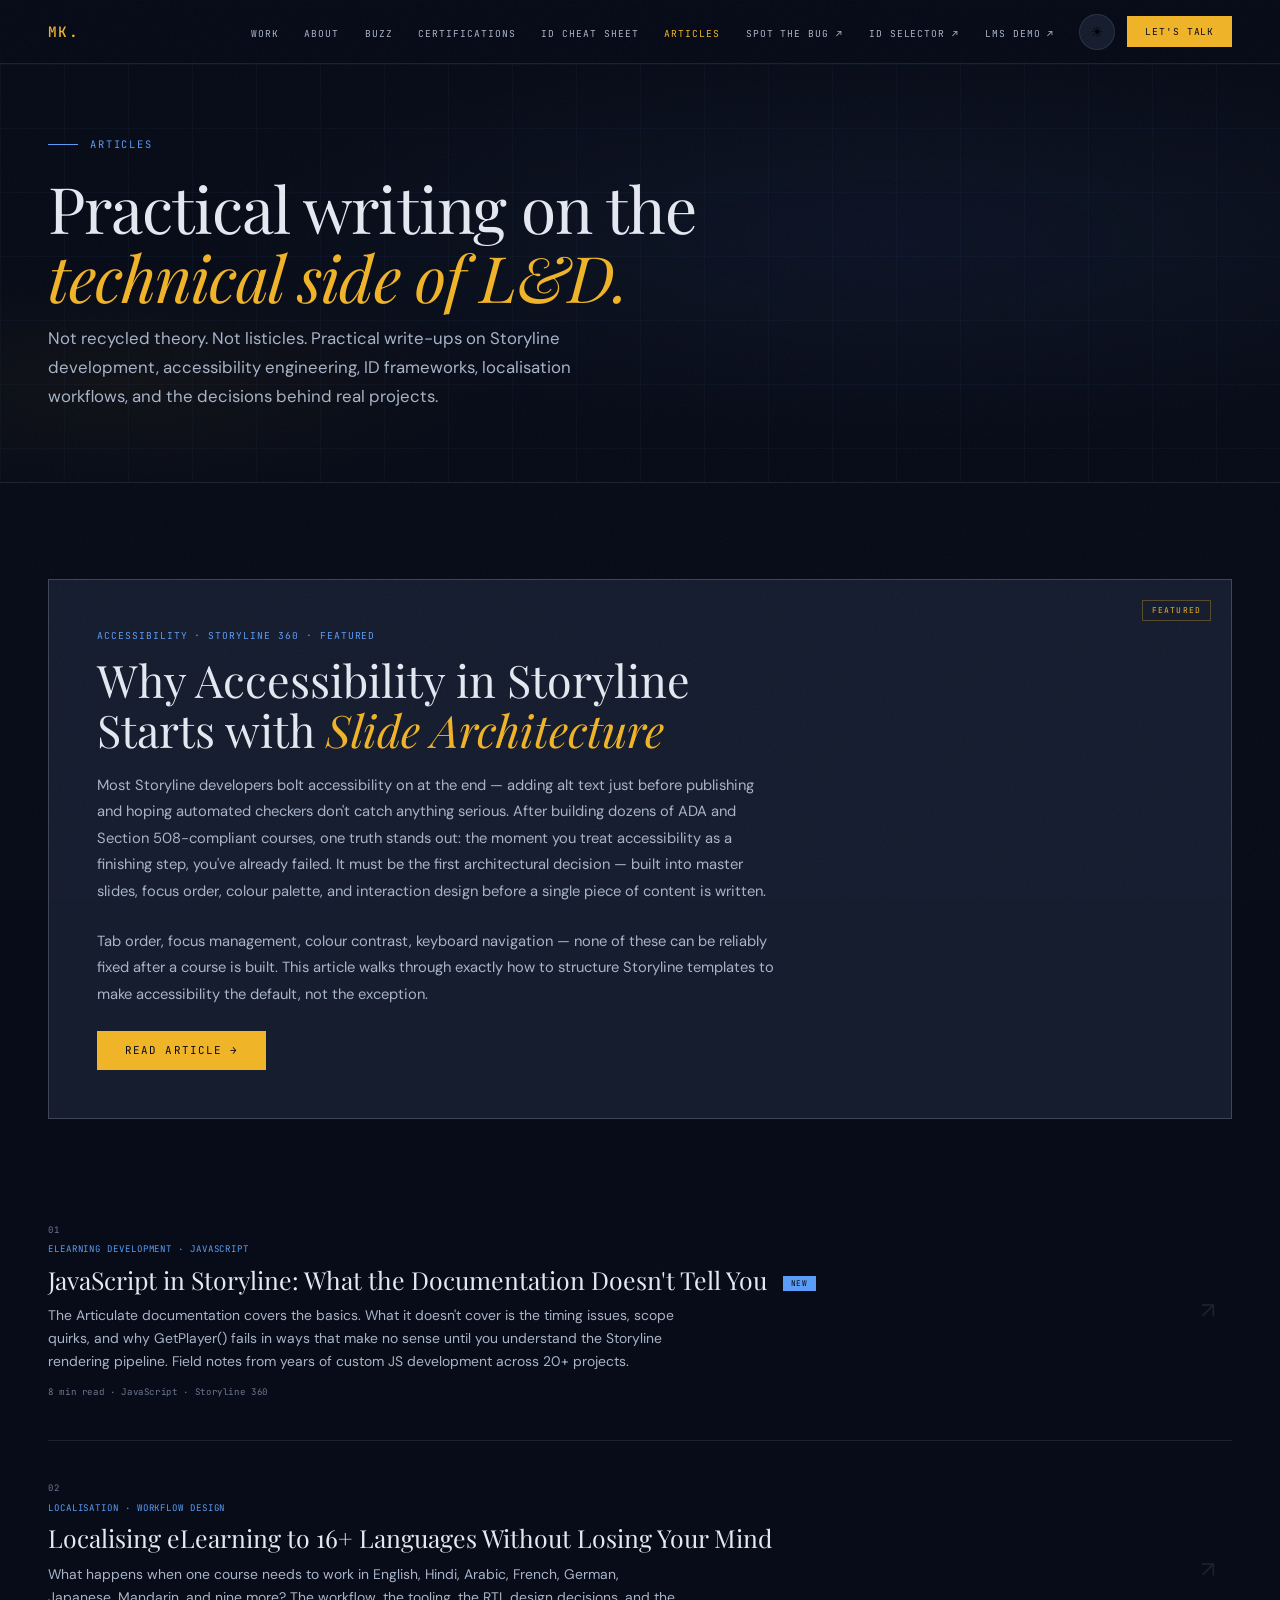
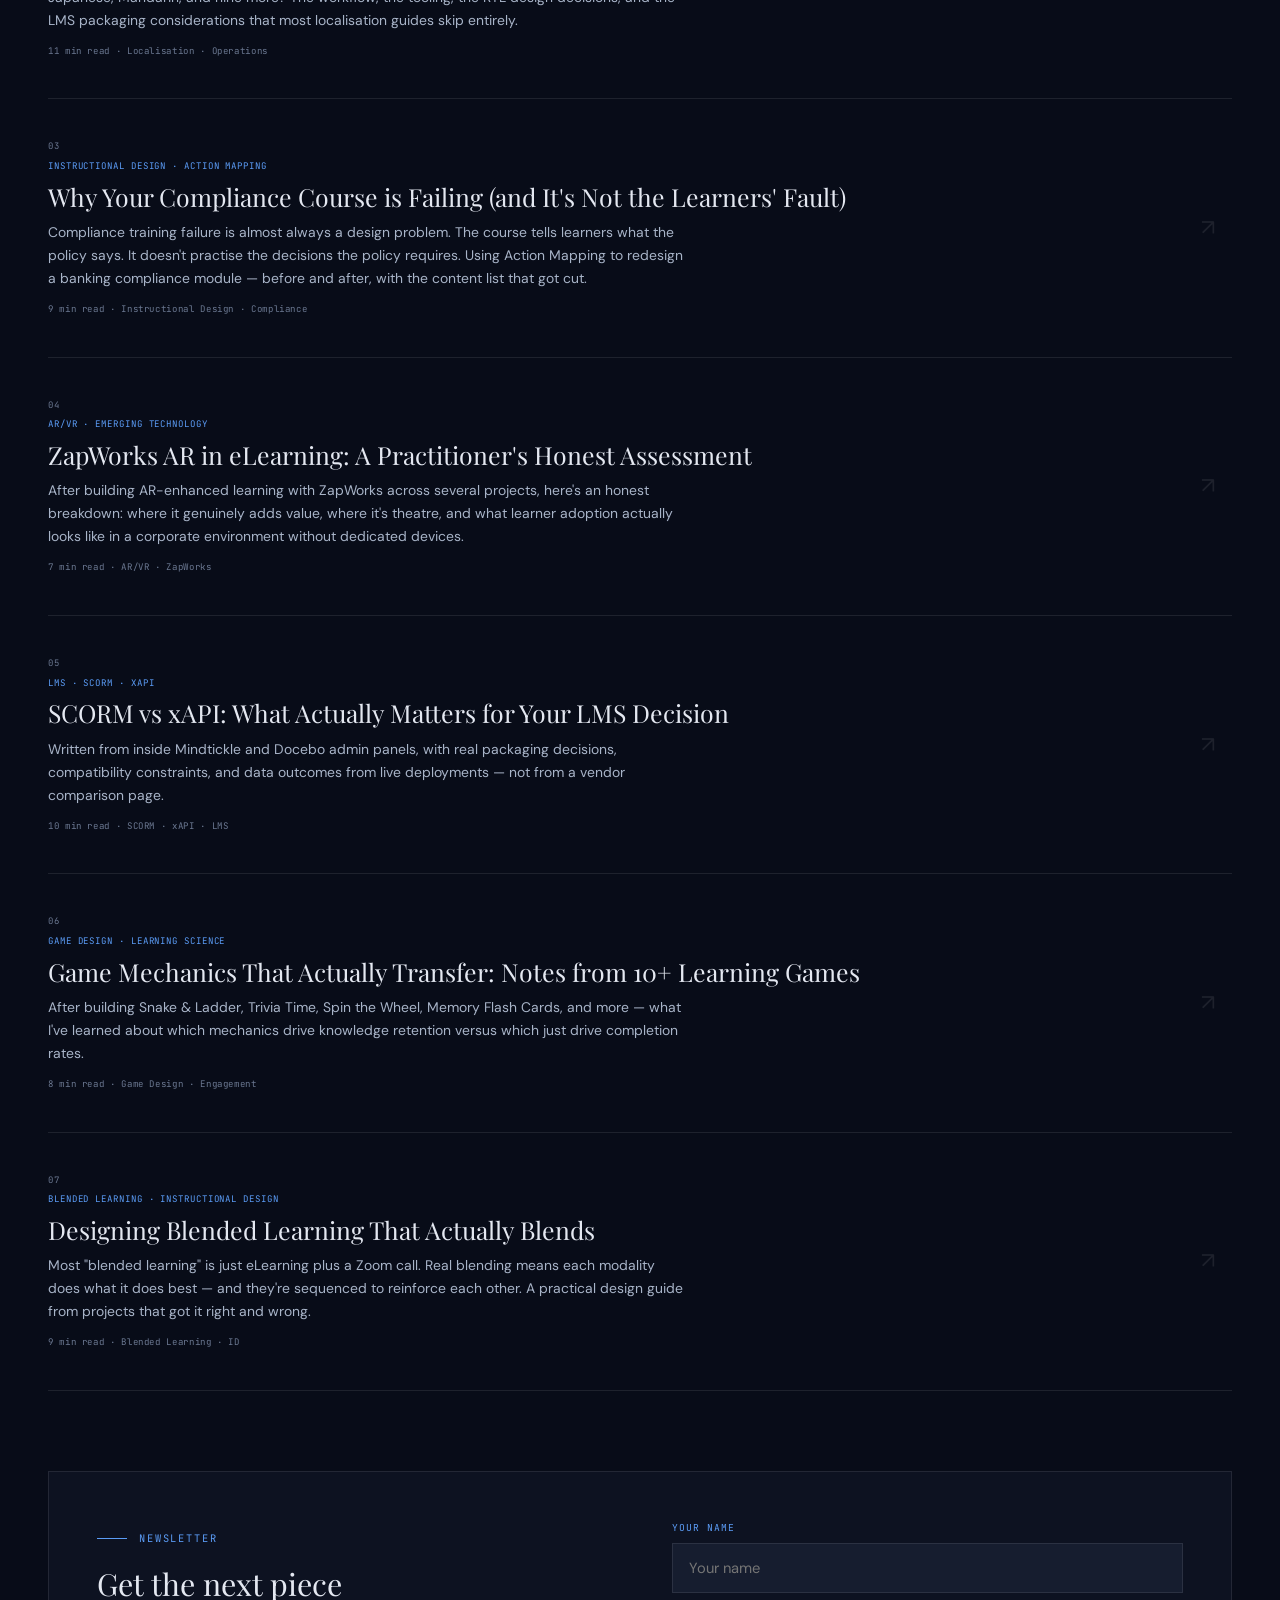
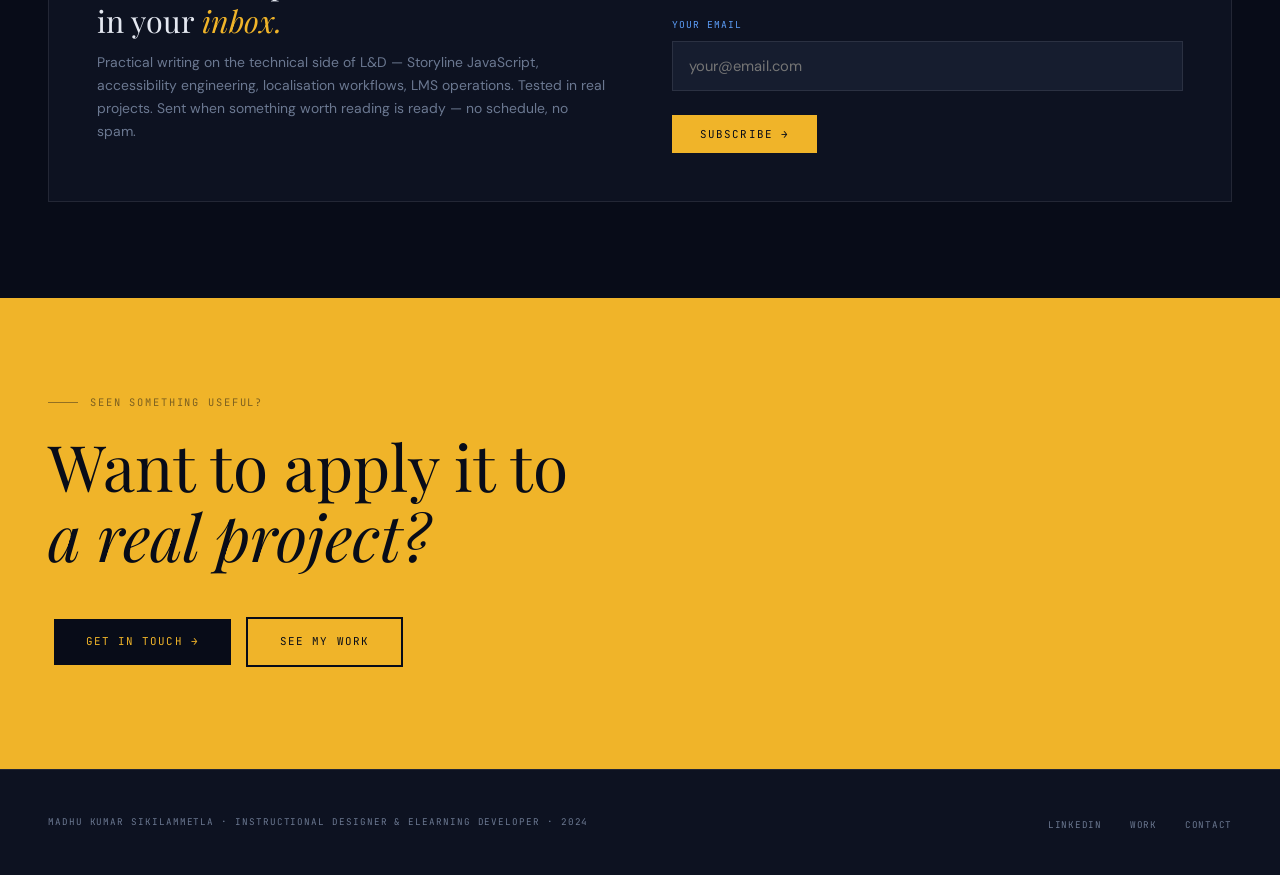
<file: articles.html>
<!DOCTYPE html>
<html lang="en" data-theme="dark">
<head>
<meta charset="UTF-8"><meta name="viewport" content="width=device-width,initial-scale=1">
<title>Articles | Madhu Kumar Sikilammetla</title>
<link rel="stylesheet" href="style.css">
<style>
.featured-box{background:var(--surface);border:1px solid var(--border2);padding:3rem;margin-bottom:4rem;position:relative;overflow:hidden}
.featured-box::after{content:'FEATURED';position:absolute;top:1.25rem;right:1.25rem;font-family:var(--mono);font-size:.5rem;letter-spacing:.15em;color:var(--gold);border:1px solid rgba(240,180,41,.3);padding:.2rem .55rem}
.fa-label{font-family:var(--mono);font-size:.6rem;letter-spacing:.1em;text-transform:uppercase;color:var(--blue);margin-bottom:.75rem}
.fa-title{font-family:var(--serif);font-size:clamp(1.6rem,4vw,2.8rem);font-weight:400;color:var(--text);line-height:1.1;margin-bottom:1.1rem}
.fa-title em{font-style:italic;color:var(--gold)}
.fa-body{font-family:var(--sans);font-size:.92rem;line-height:1.8;color:var(--text2);margin-bottom:1.5rem;max-width:680px}
.article-list{display:flex;flex-direction:column}
.a-item{padding:2.5rem 0;border-bottom:1px solid var(--border);display:grid;grid-template-columns:1fr 48px;gap:2rem;align-items:start;cursor:pointer;transition:opacity .2s}
.a-item:hover{opacity:.82}
.a-num{font-family:var(--mono);font-size:.56rem;letter-spacing:.12em;color:var(--muted);margin-bottom:.35rem}
.a-tag{font-family:var(--mono);font-size:.57rem;letter-spacing:.1em;text-transform:uppercase;color:var(--blue);margin-bottom:.5rem}
.a-title{font-family:var(--serif);font-size:1.55rem;font-weight:400;color:var(--text);line-height:1.2;margin-bottom:.6rem}
.a-excerpt{font-family:var(--sans);font-size:.87rem;line-height:1.65;color:var(--text2);max-width:640px;margin-bottom:.75rem}
.a-meta{font-family:var(--mono);font-size:.57rem;letter-spacing:.07em;color:var(--muted)}
.a-arrow{font-size:1.4rem;color:var(--border);transition:color .3s;align-self:center;text-align:center}
.a-item:hover .a-arrow{color:var(--gold)}
.new-badge{display:inline-block;font-family:var(--mono);font-size:.49rem;letter-spacing:.1em;text-transform:uppercase;background:var(--blue);color:#080C18;padding:.18rem .5rem;margin-left:.6rem;vertical-align:middle}
.nl-wrap{background:var(--bg2);border:1px solid var(--border);padding:3rem;margin-top:5rem;display:grid;grid-template-columns:1fr 1fr;gap:4rem;align-items:center}
.nl-title{font-family:var(--serif);font-size:1.9rem;font-weight:300;color:var(--text);line-height:1.2;margin-bottom:.75rem}
.nl-title em{font-style:italic;color:var(--gold)}
.nl-body{font-family:var(--sans);font-size:.87rem;line-height:1.65;color:var(--muted)}
@media(max-width:860px){.a-item{grid-template-columns:1fr}.a-arrow{display:none}.nl-wrap{grid-template-columns:1fr;gap:2rem}}
</style>
</head>
<body>
<nav>
  <button class="nav-ham" aria-label="Open menu"><span></span><span></span><span></span></button>
  <a class="nav-logo" href="index.html">MK.</a>
  <div class="nav-spacer"></div>
  <ul class="nav-links">
    <li><a href="work.html">Work</a></li>
    <li><a href="about.html">About</a></li>
    <li><a href="buzz.html">Buzz</a></li>
    <li><a href="certifications.html">Certifications</a></li>
    <li><a href="id-frameworks.html">ID Cheat Sheet</a></li>
    <li><a href="articles.html" class="active">Articles</a></li>
    <li><a href="spot-the-bug.html">Spot the Bug ↗</a></li>
    <li><a href="id-model-selector.html">ID Selector ↗</a></li>
    <li><a href="lms-demo.html">LMS Demo ↗</a></li>
  </ul>
  <button class="theme-toggle" onclick="toggleTheme()" aria-label="Toggle theme">☀️</button>
  <a href="contact.html" class="nav-cta">Let's Talk</a>
</nav>
<div class="mobile-menu">
  <a href="index.html">Home</a><a href="work.html">Work</a><a href="about.html">About</a>
  <a href="buzz.html">Buzz</a><a href="certifications.html">Certifications</a>
  <a href="id-frameworks.html">ID Cheat Sheet</a><a href="articles.html" class="active">Articles</a>
  <a href="spot-the-bug.html">Spot the Bug ↗</a><a href="id-model-selector.html">ID Selector ↗</a>
  <a href="lms-demo.html">LMS Demo ↗</a><a href="contact.html">Let's Talk</a>
</div>

<div class="page-hero">
  <div class="hero-bg"></div><div class="hero-grid"></div>
  <div class="eyebrow reveal">Articles</div>
  <h1 class="display reveal d1">Practical writing on the<br><em>technical side of L&D.</em></h1>
  <p style="font-family:var(--sans);font-size:1.05rem;color:var(--text2);max-width:560px;margin-top:.85rem;line-height:1.7" class="reveal d2">Not recycled theory. Not listicles. Practical write-ups on Storyline development, accessibility engineering, ID frameworks, localisation workflows, and the decisions behind real projects.</p>
</div>

<section class="section">
  <div class="featured-box reveal">
    <div class="fa-label">Accessibility · Storyline 360 · Featured</div>
    <h2 class="fa-title">Why Accessibility in Storyline<br>Starts with <em>Slide Architecture</em></h2>
    <p class="fa-body">Most Storyline developers bolt accessibility on at the end — adding alt text just before publishing and hoping automated checkers don't catch anything serious. After building dozens of ADA and Section 508-compliant courses, one truth stands out: the moment you treat accessibility as a finishing step, you've already failed. It must be the first architectural decision — built into master slides, focus order, colour palette, and interaction design before a single piece of content is written.</p>
    <p class="fa-body">Tab order, focus management, colour contrast, keyboard navigation — none of these can be reliably fixed after a course is built. This article walks through exactly how to structure Storyline templates to make accessibility the default, not the exception.</p>
    <a href="#" class="btn btn-primary" onclick="alert('Full article coming soon. Subscribe below to be notified.');return false">Read Article →</a>
  </div>

  <div class="article-list">
    <div class="a-item reveal">
      <div>
        <div class="a-num">01</div>
        <div class="a-tag">eLearning Development · JavaScript</div>
        <h3 class="a-title">JavaScript in Storyline: What the Documentation Doesn't Tell You <span class="new-badge">New</span></h3>
        <p class="a-excerpt">The Articulate documentation covers the basics. What it doesn't cover is the timing issues, scope quirks, and why GetPlayer() fails in ways that make no sense until you understand the Storyline rendering pipeline. Field notes from years of custom JS development across 20+ projects.</p>
        <div class="a-meta">8 min read · JavaScript · Storyline 360</div>
      </div>
      <div class="a-arrow">↗</div>
    </div>

    <div class="a-item reveal">
      <div>
        <div class="a-num">02</div>
        <div class="a-tag">Localisation · Workflow Design</div>
        <h3 class="a-title">Localising eLearning to 16+ Languages Without Losing Your Mind</h3>
        <p class="a-excerpt">What happens when one course needs to work in English, Hindi, Arabic, French, German, Japanese, Mandarin, and nine more? The workflow, the tooling, the RTL design decisions, and the LMS packaging considerations that most localisation guides skip entirely.</p>
        <div class="a-meta">11 min read · Localisation · Operations</div>
      </div>
      <div class="a-arrow">↗</div>
    </div>

    <div class="a-item reveal">
      <div>
        <div class="a-num">03</div>
        <div class="a-tag">Instructional Design · Action Mapping</div>
        <h3 class="a-title">Why Your Compliance Course is Failing (and It's Not the Learners' Fault)</h3>
        <p class="a-excerpt">Compliance training failure is almost always a design problem. The course tells learners what the policy says. It doesn't practise the decisions the policy requires. Using Action Mapping to redesign a banking compliance module — before and after, with the content list that got cut.</p>
        <div class="a-meta">9 min read · Instructional Design · Compliance</div>
      </div>
      <div class="a-arrow">↗</div>
    </div>

    <div class="a-item reveal">
      <div>
        <div class="a-num">04</div>
        <div class="a-tag">AR/VR · Emerging Technology</div>
        <h3 class="a-title">ZapWorks AR in eLearning: A Practitioner's Honest Assessment</h3>
        <p class="a-excerpt">After building AR-enhanced learning with ZapWorks across several projects, here's an honest breakdown: where it genuinely adds value, where it's theatre, and what learner adoption actually looks like in a corporate environment without dedicated devices.</p>
        <div class="a-meta">7 min read · AR/VR · ZapWorks</div>
      </div>
      <div class="a-arrow">↗</div>
    </div>

    <div class="a-item reveal">
      <div>
        <div class="a-num">05</div>
        <div class="a-tag">LMS · SCORM · xAPI</div>
        <h3 class="a-title">SCORM vs xAPI: What Actually Matters for Your LMS Decision</h3>
        <p class="a-excerpt">Written from inside Mindtickle and Docebo admin panels, with real packaging decisions, compatibility constraints, and data outcomes from live deployments — not from a vendor comparison page.</p>
        <div class="a-meta">10 min read · SCORM · xAPI · LMS</div>
      </div>
      <div class="a-arrow">↗</div>
    </div>

    <div class="a-item reveal">
      <div>
        <div class="a-num">06</div>
        <div class="a-tag">Game Design · Learning Science</div>
        <h3 class="a-title">Game Mechanics That Actually Transfer: Notes from 10+ Learning Games</h3>
        <p class="a-excerpt">After building Snake & Ladder, Trivia Time, Spin the Wheel, Memory Flash Cards, and more — what I've learned about which mechanics drive knowledge retention versus which just drive completion rates.</p>
        <div class="a-meta">8 min read · Game Design · Engagement</div>
      </div>
      <div class="a-arrow">↗</div>
    </div>

    <div class="a-item reveal">
      <div>
        <div class="a-num">07</div>
        <div class="a-tag">Blended Learning · Instructional Design</div>
        <h3 class="a-title">Designing Blended Learning That Actually Blends</h3>
        <p class="a-excerpt">Most "blended learning" is just eLearning plus a Zoom call. Real blending means each modality does what it does best — and they're sequenced to reinforce each other. A practical design guide from projects that got it right and wrong.</p>
        <div class="a-meta">9 min read · Blended Learning · ID</div>
      </div>
      <div class="a-arrow">↗</div>
    </div>
  </div>

  <div class="nl-wrap reveal">
    <div>
      <div class="eyebrow">Newsletter</div>
      <div class="nl-title">Get the next piece<br>in your <em>inbox.</em></div>
      <p class="nl-body">Practical writing on the technical side of L&D — Storyline JavaScript, accessibility engineering, localisation workflows, LMS operations. Tested in real projects. Sent when something worth reading is ready — no schedule, no spam.</p>
    </div>
    <div>
      <div class="form-group"><label class="form-label">Your Name</label><input class="form-input" type="text" id="nl-name" placeholder="Your name"></div>
      <div class="form-group"><label class="form-label">Your Email</label><input class="form-input" type="email" id="nl-email" placeholder="your@email.com"></div>
      <button class="btn btn-primary" onclick="subscribeNL()">Subscribe →</button>
      <div id="nl-ok" style="display:none;font-family:var(--mono);font-size:.63rem;letter-spacing:.08em;color:var(--teal);margin-top:.9rem">✓ You're subscribed!</div>
    </div>
  </div>
</section>

<div class="cta-band">
  <div class="eyebrow">Seen something useful?</div>
  <div class="cta-band-title">Want to apply it to<br><em>a real project?</em></div>
  <a href="contact.html" class="btn-dark">Get in Touch →</a>
  <a href="work.html" class="btn-dark outline">See My Work</a>
</div>
<footer>
  <div class="footer-logo">Madhu Kumar Sikilammetla · Instructional Designer & eLearning Developer · 2024</div>
  <ul class="footer-links">
    <li><a href="https://www.linkedin.com/in/madhu-kumar-sikilammetla-22694598" target="_blank">LinkedIn</a></li>
    <li><a href="work.html">Work</a></li><li><a href="contact.html">Contact</a></li>
  </ul>
</footer>
<script src="main.js"></script>
<script>
function subscribeNL(){
  const e=document.getElementById('nl-email').value.trim();
  if(!e){alert('Please enter your email.');return;}
  document.getElementById('nl-ok').style.display='block';
}
</script>
</body>
</html>
</file>
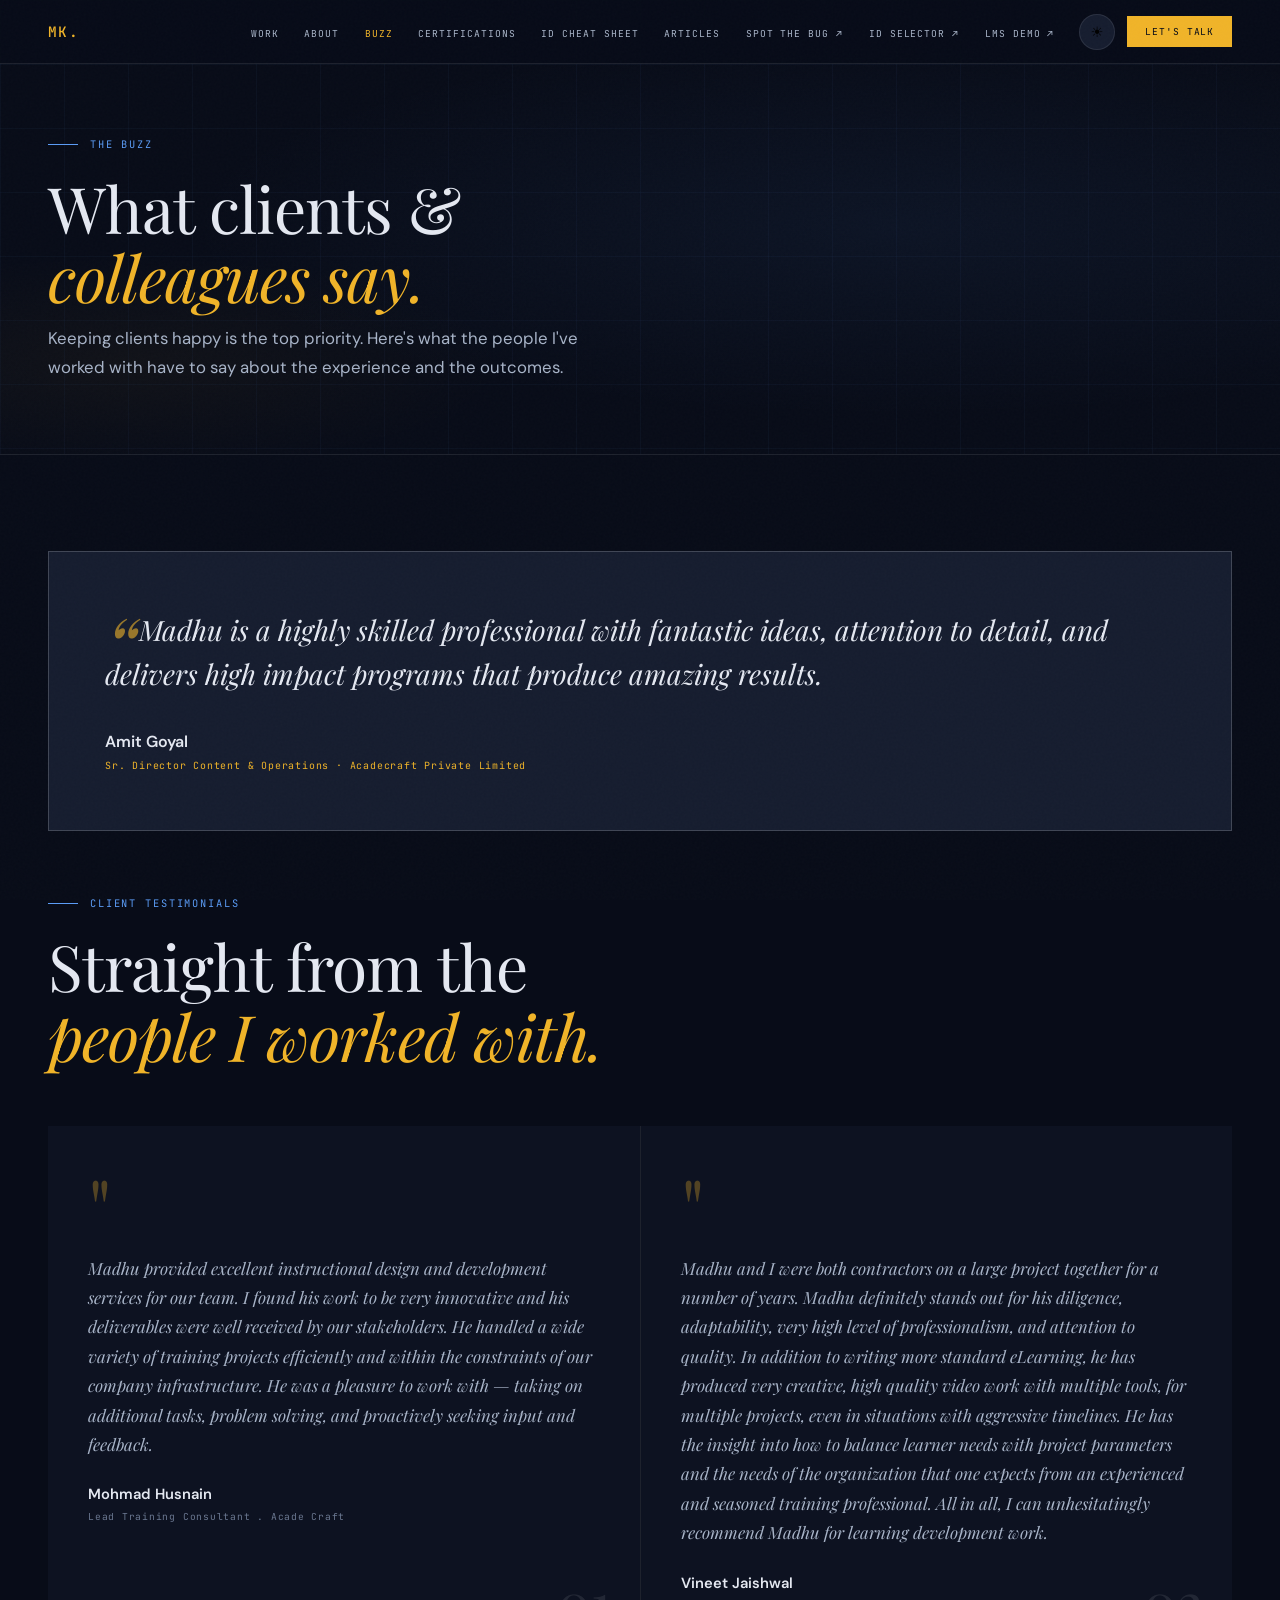
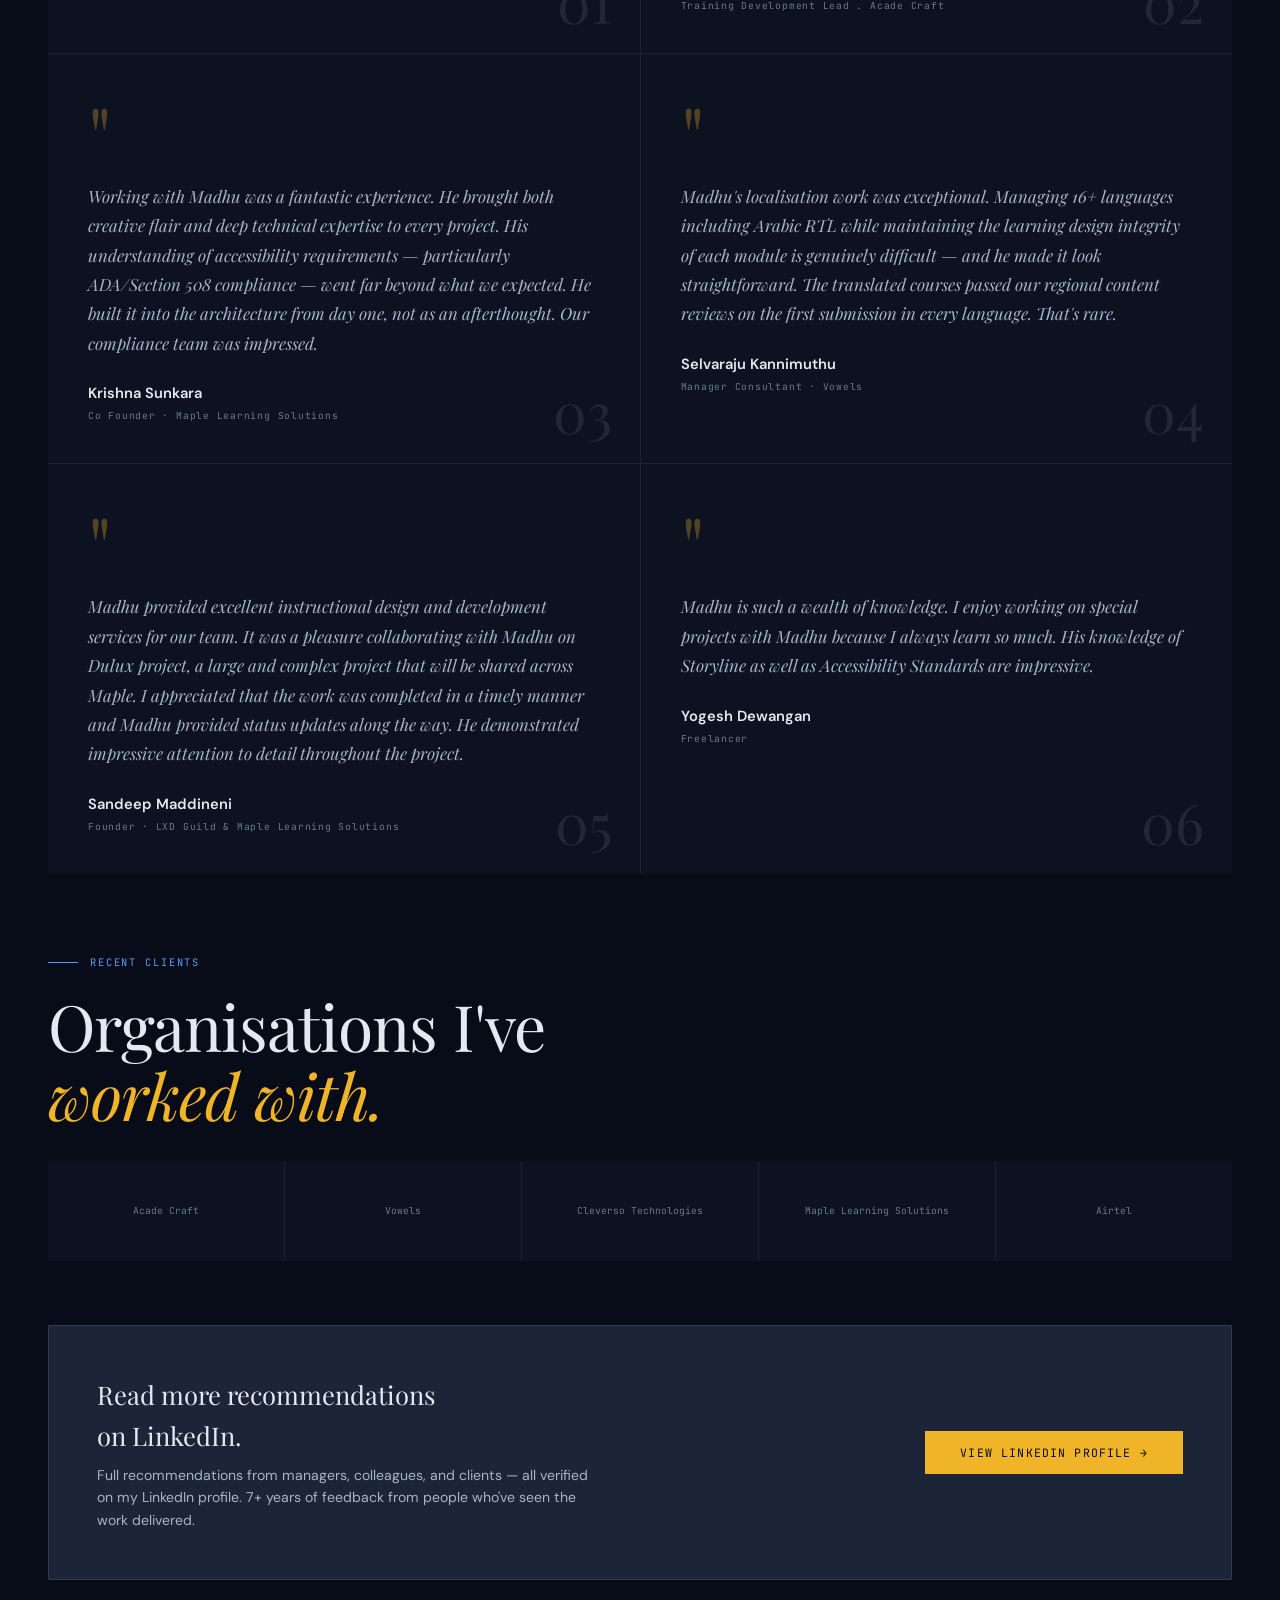
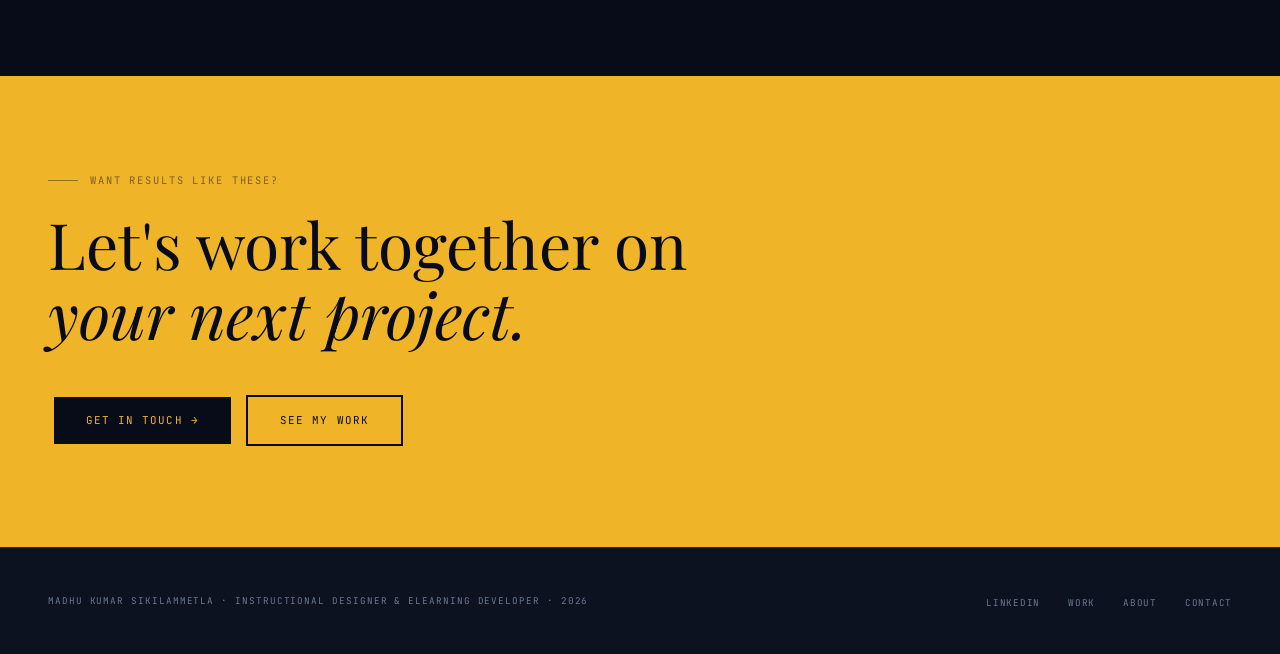
<file: buzz.html>
<!DOCTYPE html>
<html lang="en" data-theme="dark">
<head>
<meta charset="UTF-8"><meta name="viewport" content="width=device-width,initial-scale=1">
<title>Buzz | Madhu Kumar Sikilammetla</title>
<link rel="stylesheet" href="style.css">
<style>
.testimonial-grid{display:grid;grid-template-columns:1fr 1fr;gap:1px;background:var(--border);margin-top:3.5rem}
.t-card{background:var(--bg2);padding:2.5rem;position:relative;transition:background .3s}
.t-card:hover{background:var(--bg3)}
.t-quote-mark{font-family:var(--serif);font-size:5rem;color:var(--gold);line-height:1;opacity:.3;margin-bottom:.5rem;display:block}
.t-text{font-family:var(--serif);font-size:1.05rem;font-style:italic;line-height:1.75;color:var(--text2);margin-bottom:1.5rem}
.t-author{font-family:var(--sans);font-size:.92rem;font-weight:600;color:var(--text);margin-bottom:.15rem}
.t-role{font-family:var(--mono);font-size:.6rem;letter-spacing:.08em;color:var(--muted)}
.t-num{position:absolute;bottom:1.5rem;right:1.75rem;font-family:var(--serif);font-size:3.5rem;font-weight:300;color:var(--border);line-height:1}
.featured-testimonial{background:var(--surface);border:1px solid var(--border2);padding:3.5rem;margin-bottom:4rem;position:relative}
.ft-quote{font-family:var(--serif);font-size:clamp(1.2rem,3vw,1.75rem);font-style:italic;line-height:1.6;color:var(--text);margin-bottom:2rem}
.ft-quote::before{content:'\201C';font-size:5rem;color:var(--gold);line-height:0;vertical-align:-.45em;margin-right:.15rem;opacity:.6}
.ft-author{font-family:var(--sans);font-size:1rem;font-weight:600;color:var(--text);margin-bottom:.2rem}
.ft-role{font-family:var(--mono);font-size:.62rem;letter-spacing:.08em;color:var(--gold)}
.clients-section{margin-top:5rem}
.clients-grid{display:grid;grid-template-columns:repeat(5,1fr);gap:1px;background:var(--border);margin-top:2rem}
.client-logo{background:var(--bg2);padding:2rem 1.5rem;display:flex;align-items:center;justify-content:center;transition:background .3s;min-height:100px}
.client-logo:hover{background:var(--bg3)}
.client-logo img{max-width:120px;max-height:50px;object-fit:contain;filter:grayscale(100%) brightness(0.7);transition:filter .3s;display:block;margin:0 auto}
.client-logo:hover img{filter:grayscale(0%) brightness(1)}
.linkedin-band{background:var(--surface2);border:1px solid var(--border);padding:3rem;margin-top:4rem;display:flex;align-items:center;justify-content:space-between;gap:2rem;flex-wrap:wrap}
.linkedin-text h3{font-family:var(--serif);font-size:1.6rem;font-weight:400;color:var(--text);margin-bottom:.5rem}
.linkedin-text p{font-family:var(--sans);font-size:.88rem;color:var(--text2);line-height:1.6;max-width:500px}
@media(max-width:860px){.testimonial-grid{grid-template-columns:1fr}.clients-grid{grid-template-columns:repeat(3,1fr)}.linkedin-band{flex-direction:column}}
@media(max-width:500px){.clients-grid{grid-template-columns:repeat(2,1fr)}}
</style>
</head>
<body>
<nav>
  <button class="nav-ham" aria-label="Open menu"><span></span><span></span><span></span></button>
  <a class="nav-logo" href="index.html">MK.</a>
  <div class="nav-spacer"></div>
  <ul class="nav-links">
    <li><a href="work.html">Work</a></li>
    <li><a href="about.html">About</a></li>
    <li><a href="buzz.html" class="active">Buzz</a></li>
    <li><a href="certifications.html">Certifications</a></li>
    <li><a href="id-frameworks.html">ID Cheat Sheet</a></li>
    <li><a href="articles.html">Articles</a></li>
    <li><a href="spot-the-bug.html">Spot the Bug ↗</a></li>
    <li><a href="id-model-selector.html">ID Selector ↗</a></li>
    <li><a href="lms-demo.html">LMS Demo ↗</a></li>
  </ul>
  <button class="theme-toggle" onclick="toggleTheme()" aria-label="Toggle theme">☀️</button>
  <a href="contact.html" class="nav-cta">Let's Talk</a>
</nav>
<div class="mobile-menu">
  <a href="index.html">Home</a><a href="work.html">Work</a><a href="about.html">About</a>
  <a href="buzz.html" class="active">Buzz</a><a href="certifications.html">Certifications</a>
  <a href="id-frameworks.html">ID Cheat Sheet</a><a href="articles.html">Articles</a>
  <a href="spot-the-bug.html">Spot the Bug ↗</a><a href="id-model-selector.html">ID Selector ↗</a>
  <a href="lms-demo.html">LMS Demo ↗</a><a href="contact.html">Let's Talk</a>
</div>

<div class="page-hero">
  <div class="hero-bg"></div><div class="hero-grid"></div>
  <div class="eyebrow reveal">The Buzz</div>
  <h1 class="display reveal d1">What clients &<br><em>colleagues say.</em></h1>
  <p style="font-family:var(--sans);font-size:1.05rem;color:var(--text2);max-width:560px;margin-top:.85rem;line-height:1.7" class="reveal d2">Keeping clients happy is the top priority. Here's what the people I've worked with have to say about the experience and the outcomes.</p>
</div>

<section class="section">
  <!-- Featured testimonial -->
  <div class="featured-testimonial reveal">
    <div class="ft-quote">Madhu is a highly skilled professional with fantastic ideas, attention to detail, and delivers high impact programs that produce amazing results.</div>
    <div class="ft-author">Amit Goyal</div>
    <div class="ft-role">Sr. Director Content & Operations · Acadecraft Private Limited</div>
  </div>

  <!-- Testimonial grid -->
  <div class="eyebrow reveal">Client Testimonials</div>
  <h2 class="display reveal d1">Straight from the<br><em>people I worked with.</em></h2>
  <div class="testimonial-grid">

    <div class="t-card reveal">
      <span class="t-quote-mark">"</span>
      <p class="t-text">Madhu provided excellent instructional design and development services for our team. I found his work to be very innovative and his deliverables were well received by our stakeholders. He handled a wide variety of training projects efficiently and within the constraints of our company infrastructure. He was a pleasure to work with — taking on additional tasks, problem solving, and proactively seeking input and feedback.</p>
      <div class="t-author">Mohmad Husnain</div>
      <div class="t-role">Lead Training Consultant . Acade Craft</div>
      <div class="t-num">01</div>
    </div>

    <div class="t-card reveal d1">
      <span class="t-quote-mark">"</span>
      <p class="t-text">Madhu and I were both contractors on a large project together for a number of years. Madhu definitely stands out for his diligence, adaptability, very high level of professionalism, and attention to quality. In addition to writing more standard eLearning, he has produced very creative, high quality video work with multiple tools, for multiple projects, even in situations with aggressive timelines. He has the insight into how to balance learner needs with project parameters and the needs of the organization that one expects from an experienced and seasoned training professional. All in all, I can unhesitatingly recommend Madhu for learning development work.</p>
      <div class="t-author">Vineet Jaishwal</div>
      <div class="t-role">Training Development Lead . Acade Craft</div>
      <div class="t-num">02</div>
    </div>

    <div class="t-card reveal">
      <span class="t-quote-mark">"</span>
      <p class="t-text">Working with Madhu was a fantastic experience. He brought both creative flair and deep technical expertise to every project. His understanding of accessibility requirements — particularly ADA/Section 508 compliance — went far beyond what we expected. He built it into the architecture from day one, not as an afterthought. Our compliance team was impressed.</p>
      <div class="t-author">Krishna Sunkara</div>
      <div class="t-role">Co Founder · Maple Learning Solutions</div>
      <div class="t-num">03</div>
    </div>

    <div class="t-card reveal d1">
      <span class="t-quote-mark">"</span>
      <p class="t-text">Madhu's localisation work was exceptional. Managing 16+ languages including Arabic RTL while maintaining the learning design integrity of each module is genuinely difficult — and he made it look straightforward. The translated courses passed our regional content reviews on the first submission in every language. That's rare.</p>
      <div class="t-author">Selvaraju Kannimuthu</div>
      <div class="t-role">Manager Consultant · Vowels</div>
      <div class="t-num">04</div>
    </div>

   <div class="t-card reveal d1">
      <span class="t-quote-mark">"</span>
      <p class="t-text">Madhu provided excellent instructional design and development services for our team. It was a pleasure collaborating with Madhu on Dulux project, a large and complex project that will be shared across Maple. I appreciated that the work was completed in a timely manner and Madhu provided status updates along the way. He demonstrated impressive attention to detail throughout the project.</p>
      <div class="t-author">Sandeep Maddineni</div>
      <div class="t-role">Founder · LXD Guild & Maple Learning Solutions</div>
      <div class="t-num">05</div>
    </div>

   <div class="t-card reveal d1">
      <span class="t-quote-mark">"</span>
      <p class="t-text">Madhu is such a wealth of knowledge. I enjoy working on special projects with Madhu because I always learn so much. His knowledge of Storyline as well as Accessibility Standards are impressive.</p>
      <div class="t-author">Yogesh Dewangan</div>
      <div class="t-role">Freelancer</div>
      <div class="t-num">06</div>
    </div>
    
  </div>

  <!-- Client logos -->
  <div class="clients-section reveal">
    <div class="eyebrow">Recent Clients</div>
    <h2 class="display d1">Organisations I've<br><em>worked with.</em></h2>
    <div class="clients-grid">
      <div class="client-logo">
        <img src="https://lh3.googleusercontent.com/sitesv/[base64]w240" alt="Acade Craft" onerror="this.style.display='none';this.parentElement.innerHTML='<div style=\'font-family:var(--mono);font-size:.6rem;color:var(--muted);text-align:center\'>Acade Craft</div>'">
      </div>
      <div class="client-logo">
        <img src="https://lh3.googleusercontent.com/sitesv/[base64]w240" alt="Vowels" onerror="this.style.display='none';this.parentElement.innerHTML='<div style=\'font-family:var(--mono);font-size:.6rem;color:var(--muted);text-align:center\'>Vowels</div>'">
      </div>
      <div class="client-logo">
        <img src="https://lh3.googleusercontent.com/sitesv/[base64]w240" alt="Cleverso Technologies" onerror="this.style.display='none';this.parentElement.innerHTML='<div style=\'font-family:var(--mono);font-size:.6rem;color:var(--muted);text-align:center\'>Cleverso Technologies</div>'">
      </div>
      <div class="client-logo">
        <img src="https://lh3.googleusercontent.com/sitesv/[base64]w240" alt="Maple Learning Solutions" onerror="this.style.display='none';this.parentElement.innerHTML='<div style=\'font-family:var(--mono);font-size:.6rem;color:var(--muted);text-align:center\'>Maple Learning Solutions</div>'">
      </div>
      <div class="client-logo">
        <img src="https://lh3.googleusercontent.com/sitesv/[base64]w240" alt="Airtel" onerror="this.style.display='none';this.parentElement.innerHTML='<div style=\'font-family:var(--mono);font-size:.6rem;color:var(--muted);text-align:center\'>Airtel</div>'">
      </div>
    </div>
  </div>

  <!-- LinkedIn band -->
  <div class="linkedin-band reveal">
    <div class="linkedin-text">
      <h3>Read more recommendations<br>on LinkedIn.</h3>
      <p>Full recommendations from managers, colleagues, and clients — all verified on my LinkedIn profile. 7+ years of feedback from people who've seen the work delivered.</p>
    </div>
    <a href="https://www.linkedin.com/in/madhu-kumar-sikilammetla-22694598" target="_blank" class="btn btn-primary btn-lg">View LinkedIn Profile →</a>
  </div>
</section>

<div class="cta-band">
  <div class="eyebrow">Want results like these?</div>
  <div class="cta-band-title">Let's work together on<br><em>your next project.</em></div>
  <a href="contact.html" class="btn-dark">Get in Touch →</a>
  <a href="work.html" class="btn-dark outline">See My Work</a>
</div>
<footer>
  <div class="footer-logo">Madhu Kumar Sikilammetla · Instructional Designer & eLearning Developer · 2026</div>
  <ul class="footer-links">
    <li><a href="https://www.linkedin.com/in/madhu-kumar-sikilammetla-22694598" target="_blank">LinkedIn</a></li>
    <li><a href="work.html">Work</a></li><li><a href="about.html">About</a></li><li><a href="contact.html">Contact</a></li>
  </ul>
</footer>
<script src="main.js"></script>
</body>
</html>
</file>
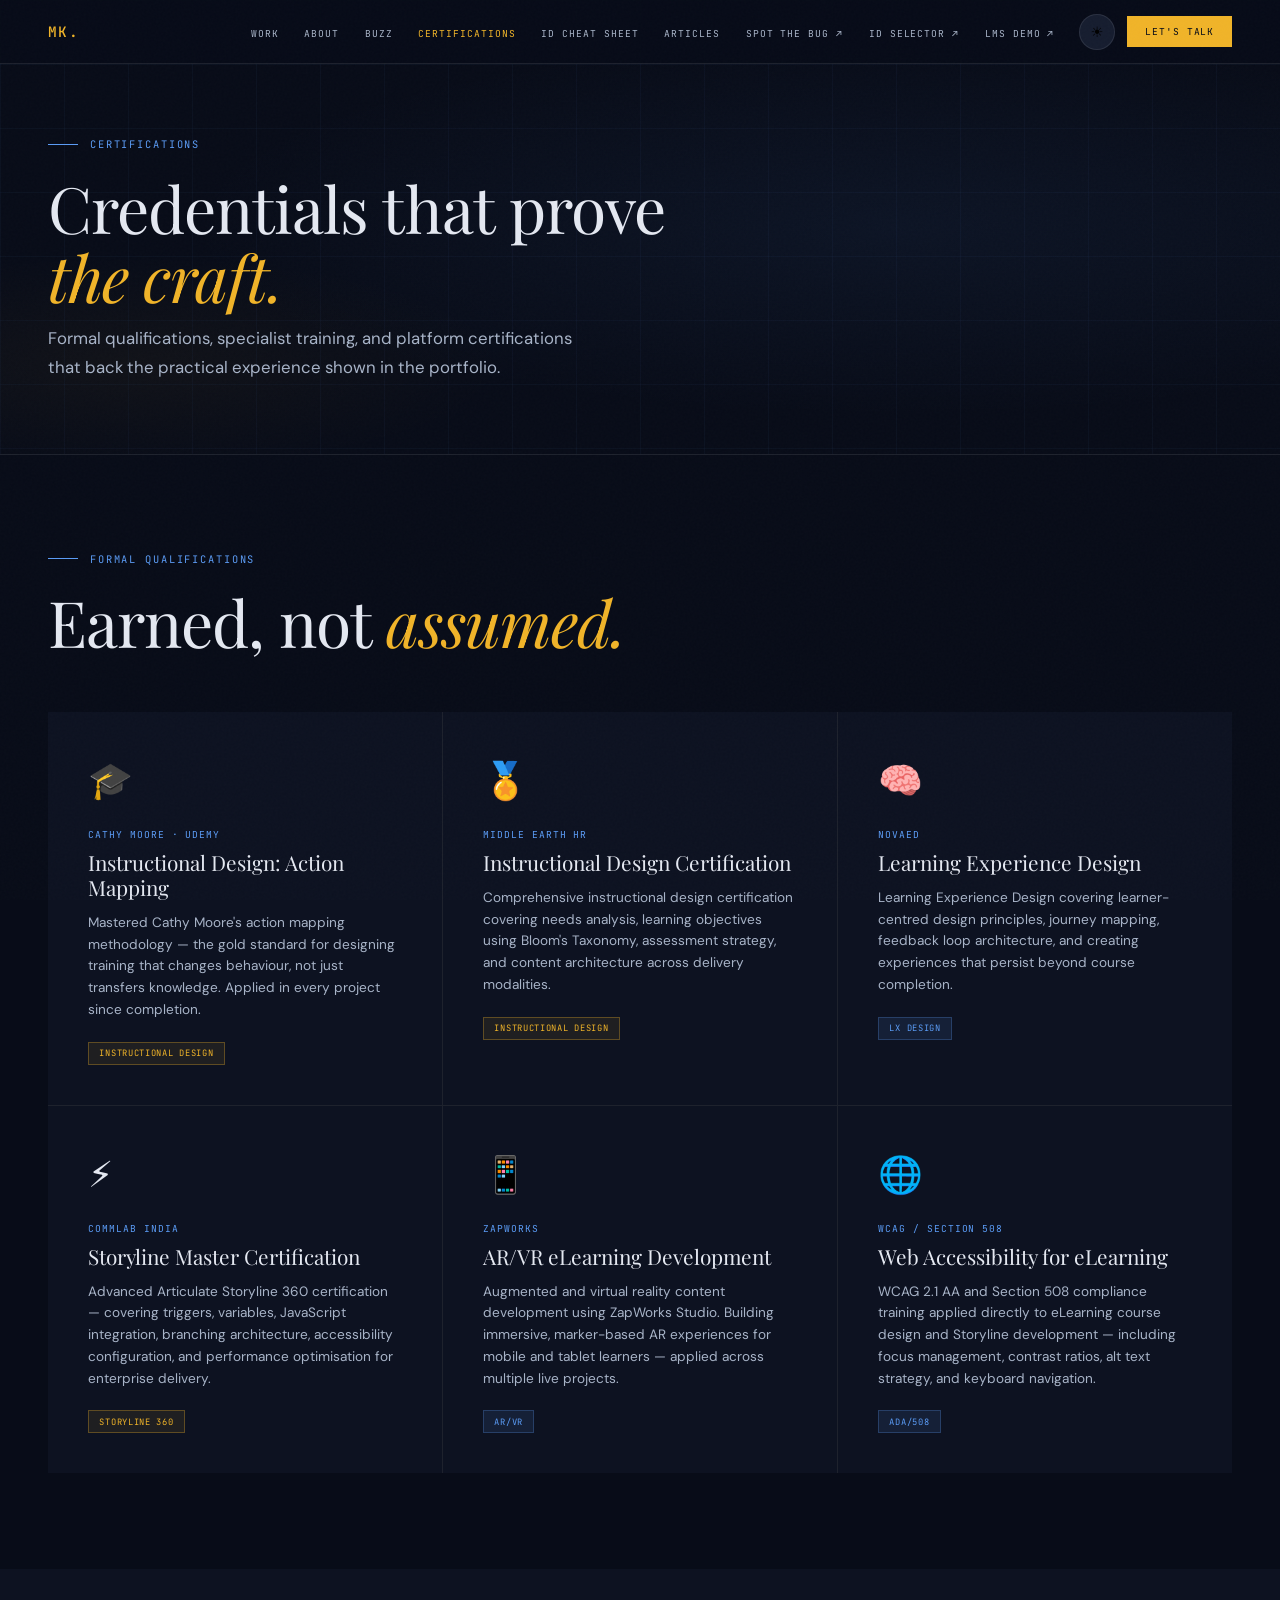
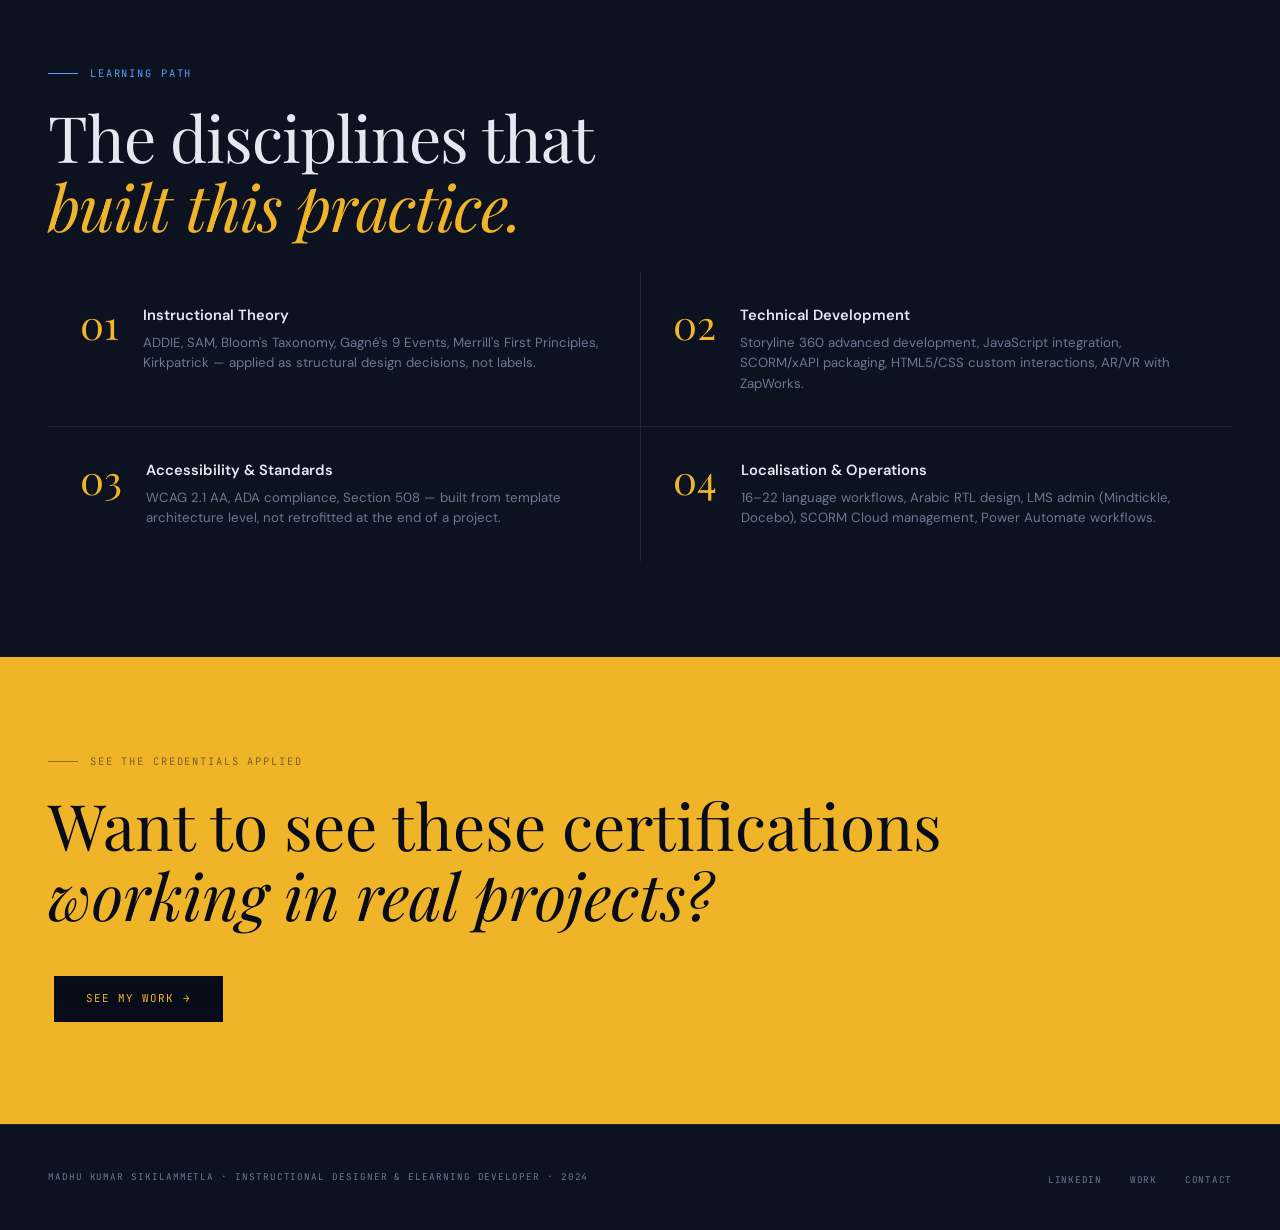
<file: certifications.html>
<!DOCTYPE html>
<html lang="en" data-theme="dark">
<head>
<meta charset="UTF-8"><meta name="viewport" content="width=device-width,initial-scale=1">
<title>Certifications | Madhu Kumar Sikilammetla</title>
<link rel="stylesheet" href="style.css">
<style>
.cert-grid{display:grid;grid-template-columns:repeat(3,1fr);gap:1px;background:var(--border);margin-top:3.5rem}
.cert-card{background:var(--bg2);padding:2.5rem;transition:background .3s;position:relative;overflow:hidden}
.cert-card::before{content:'';position:absolute;top:0;left:0;width:3px;height:0;background:var(--gold);transition:height .35s}
.cert-card:hover{background:var(--bg3)}.cert-card:hover::before{height:100%}
.cert-icon{font-size:2.25rem;margin-bottom:1.1rem;display:block}
.cert-issuer{font-family:var(--mono);font-size:.6rem;letter-spacing:.1em;text-transform:uppercase;color:var(--blue);margin-bottom:.45rem}
.cert-name{font-family:var(--serif);font-size:1.3rem;font-weight:400;color:var(--text);line-height:1.2;margin-bottom:.75rem}
.cert-desc{font-family:var(--sans);font-size:.85rem;line-height:1.6;color:var(--text2);margin-bottom:1.1rem}
.cert-badge{display:inline-block;font-family:var(--mono);font-size:.55rem;letter-spacing:.08em;text-transform:uppercase;padding:.22rem .65rem}
.badge-g{background:var(--gold-dim);color:var(--gold);border:1px solid rgba(240,180,41,.3)}
.badge-b{background:var(--blue-dim);color:var(--blue);border:1px solid rgba(91,156,246,.25)}
.lp-grid{display:grid;grid-template-columns:1fr 1fr;gap:1px;background:var(--border);margin-top:2rem}
.lp-item{background:var(--bg2);padding:2rem;display:flex;gap:1.5rem;align-items:flex-start}
.lp-num{font-family:var(--serif);font-size:2.5rem;font-weight:300;color:var(--gold);line-height:1;flex-shrink:0}
.lp-title{font-family:var(--sans);font-size:.92rem;font-weight:600;color:var(--text);margin-bottom:.3rem}
.lp-sub{font-family:var(--sans);font-size:.83rem;color:var(--muted);line-height:1.55}
@media(max-width:860px){.cert-grid{grid-template-columns:1fr}.lp-grid{grid-template-columns:1fr}}
</style>
</head>
<body>
<nav>
  <button class="nav-ham" aria-label="Open menu"><span></span><span></span><span></span></button>
  <a class="nav-logo" href="index.html">MK.</a>
  <div class="nav-spacer"></div>
  <ul class="nav-links">
    <li><a href="work.html">Work</a></li>
    <li><a href="about.html">About</a></li>
    <li><a href="buzz.html">Buzz</a></li>
    <li><a href="certifications.html" class="active">Certifications</a></li>
    <li><a href="id-frameworks.html">ID Cheat Sheet</a></li>
    <li><a href="articles.html">Articles</a></li>
    <li><a href="spot-the-bug.html">Spot the Bug ↗</a></li>
    <li><a href="id-model-selector.html">ID Selector ↗</a></li>
    <li><a href="lms-demo.html">LMS Demo ↗</a></li>
  </ul>
  <button class="theme-toggle" onclick="toggleTheme()" aria-label="Toggle theme">☀️</button>
  <a href="contact.html" class="nav-cta">Let's Talk</a>
</nav>
<div class="mobile-menu">
  <a href="index.html">Home</a>
  <a href="work.html">Work</a>
  <a href="about.html">About</a>
  <a href="buzz.html">Buzz</a>
  <a href="certifications.html">Certifications</a>
  <a href="id-frameworks.html">ID Cheat Sheet</a>
  <a href="articles.html">Articles</a>
  <a href="spot-the-bug.html">Spot the Bug ↗</a>
  <a href="id-model-selector.html">ID Model Selector ↗</a>
  <a href="lms-demo.html">LMS Demo ↗</a>
  <a href="contact.html">Let's Talk</a>
</div>

<div class="page-hero">
  <div class="hero-bg"></div><div class="hero-grid"></div>
  <div class="eyebrow reveal">Certifications</div>
  <h1 class="display reveal d1">Credentials that prove<br><em>the craft.</em></h1>
  <p style="font-family:var(--sans);font-size:1.05rem;color:var(--text2);max-width:560px;margin-top:.85rem;line-height:1.7" class="reveal d2">Formal qualifications, specialist training, and platform certifications that back the practical experience shown in the portfolio.</p>
</div>

<section class="section">
  <div class="eyebrow reveal">Formal Qualifications</div>
  <h2 class="display reveal d1">Earned, not <em>assumed.</em></h2>
  <div class="cert-grid">
    <div class="cert-card reveal">
      <span class="cert-icon">🎓</span>
      <div class="cert-issuer">Cathy Moore · Udemy</div>
      <div class="cert-name">Instructional Design: Action Mapping</div>
      <p class="cert-desc">Mastered Cathy Moore's action mapping methodology — the gold standard for designing training that changes behaviour, not just transfers knowledge. Applied in every project since completion.</p>
      <span class="cert-badge badge-g">Instructional Design</span>
    </div>
    <div class="cert-card reveal d1">
      <span class="cert-icon">🏅</span>
      <div class="cert-issuer">Middle Earth HR</div>
      <div class="cert-name">Instructional Design Certification</div>
      <p class="cert-desc">Comprehensive instructional design certification covering needs analysis, learning objectives using Bloom's Taxonomy, assessment strategy, and content architecture across delivery modalities.</p>
      <span class="cert-badge badge-g">Instructional Design</span>
    </div>
    <div class="cert-card reveal d2">
      <span class="cert-icon">🧠</span>
      <div class="cert-issuer">NovaED</div>
      <div class="cert-name">Learning Experience Design</div>
      <p class="cert-desc">Learning Experience Design covering learner-centred design principles, journey mapping, feedback loop architecture, and creating experiences that persist beyond course completion.</p>
      <span class="cert-badge badge-b">LX Design</span>
    </div>
    <div class="cert-card reveal">
      <span class="cert-icon">⚡</span>
      <div class="cert-issuer">CommLab India</div>
      <div class="cert-name">Storyline Master Certification</div>
      <p class="cert-desc">Advanced Articulate Storyline 360 certification — covering triggers, variables, JavaScript integration, branching architecture, accessibility configuration, and performance optimisation for enterprise delivery.</p>
      <span class="cert-badge badge-g">Storyline 360</span>
    </div>
    <div class="cert-card reveal d1">
      <span class="cert-icon">📱</span>
      <div class="cert-issuer">ZapWorks</div>
      <div class="cert-name">AR/VR eLearning Development</div>
      <p class="cert-desc">Augmented and virtual reality content development using ZapWorks Studio. Building immersive, marker-based AR experiences for mobile and tablet learners — applied across multiple live projects.</p>
      <span class="cert-badge badge-b">AR/VR</span>
    </div>
    <div class="cert-card reveal d2">
      <span class="cert-icon">🌐</span>
      <div class="cert-issuer">WCAG / Section 508</div>
      <div class="cert-name">Web Accessibility for eLearning</div>
      <p class="cert-desc">WCAG 2.1 AA and Section 508 compliance training applied directly to eLearning course design and Storyline development — including focus management, contrast ratios, alt text strategy, and keyboard navigation.</p>
      <span class="cert-badge badge-b">ADA/508</span>
    </div>
  </div>
</section>

<section class="section section-alt">
  <div class="eyebrow reveal">Learning Path</div>
  <h2 class="display reveal d1">The disciplines that<br><em>built this practice.</em></h2>
  <div class="lp-grid reveal">
    <div class="lp-item"><div class="lp-num">01</div><div><div class="lp-title">Instructional Theory</div><div class="lp-sub">ADDIE, SAM, Bloom's Taxonomy, Gagné's 9 Events, Merrill's First Principles, Kirkpatrick — applied as structural design decisions, not labels.</div></div></div>
    <div class="lp-item"><div class="lp-num">02</div><div><div class="lp-title">Technical Development</div><div class="lp-sub">Storyline 360 advanced development, JavaScript integration, SCORM/xAPI packaging, HTML5/CSS custom interactions, AR/VR with ZapWorks.</div></div></div>
    <div class="lp-item"><div class="lp-num">03</div><div><div class="lp-title">Accessibility & Standards</div><div class="lp-sub">WCAG 2.1 AA, ADA compliance, Section 508 — built from template architecture level, not retrofitted at the end of a project.</div></div></div>
    <div class="lp-item"><div class="lp-num">04</div><div><div class="lp-title">Localisation & Operations</div><div class="lp-sub">16–22 language workflows, Arabic RTL design, LMS admin (Mindtickle, Docebo), SCORM Cloud management, Power Automate workflows.</div></div></div>
  </div>
</section>

<div class="cta-band">
  <div class="eyebrow">See the credentials applied</div>
  <div class="cta-band-title">Want to see these certifications<br><em>working in real projects?</em></div>
  <a href="work.html" class="btn-dark">See My Work →</a>
</div>
<footer>
  <div class="footer-logo">Madhu Kumar Sikilammetla · Instructional Designer & eLearning Developer · 2024</div>
  <ul class="footer-links"><li><a href="https://www.linkedin.com/in/madhu-kumar-sikilammetla-22694598" target="_blank">LinkedIn</a></li><li><a href="work.html">Work</a></li><li><a href="contact.html">Contact</a></li></ul>
</footer>
<script src="main.js"></script>
</body>
</html>
</file>
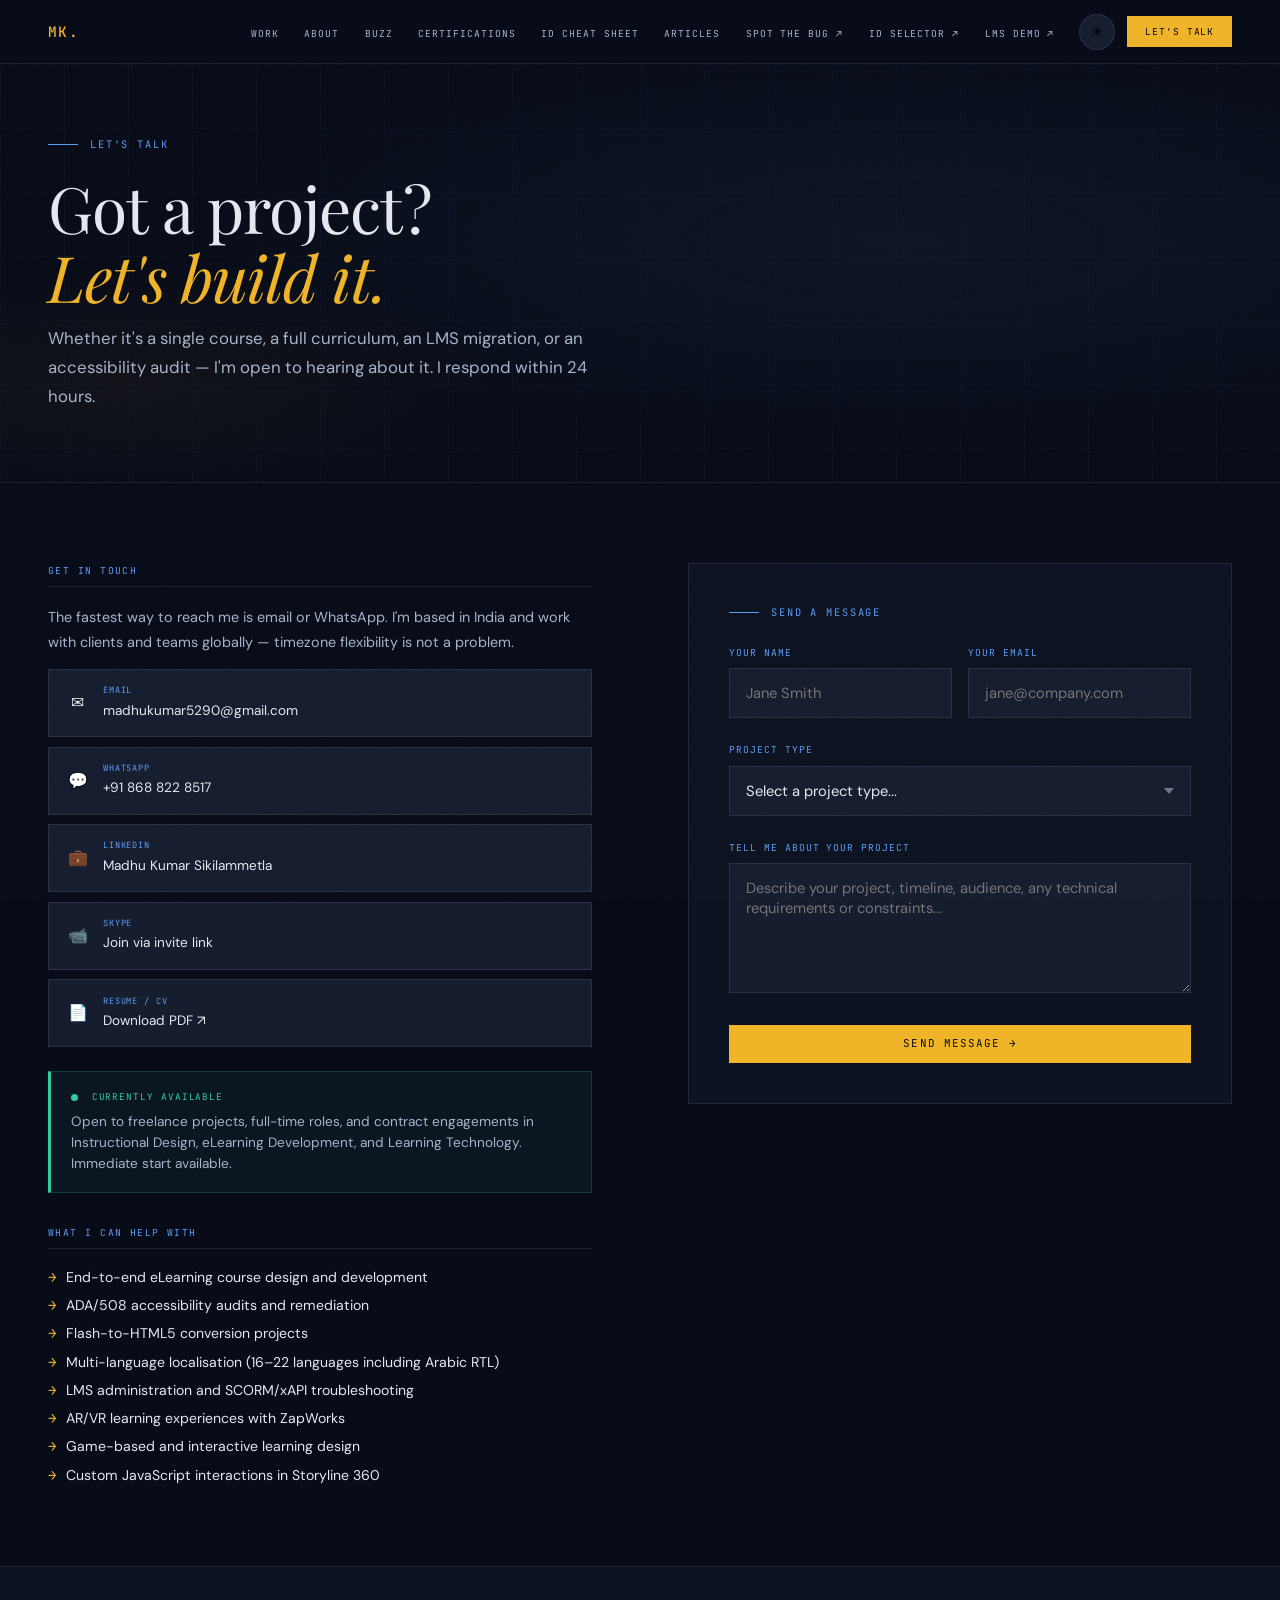
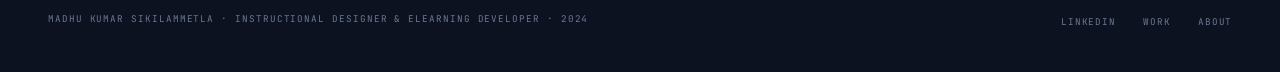
<file: contact.html>
<!DOCTYPE html>
<html lang="en" data-theme="dark">
<head>
<meta charset="UTF-8"><meta name="viewport" content="width=device-width,initial-scale=1">
<title>Let's Talk | Madhu Kumar Sikilammetla</title>
<link rel="stylesheet" href="style.css">
<style>
.contact-grid{display:grid;grid-template-columns:1fr 1fr;gap:6rem;padding:5rem var(--ph);align-items:start}
.contact-info-section{font-family:var(--mono);font-size:.6rem;letter-spacing:.15em;text-transform:uppercase;color:var(--blue);padding-bottom:.5rem;border-bottom:1px solid var(--border);margin-bottom:1.1rem;margin-top:2.5rem}
.contact-info-section:first-child{margin-top:0}
.contact-p{font-family:var(--sans);font-size:.9rem;line-height:1.75;color:var(--text2);margin-bottom:.85rem}
.clinks{display:flex;flex-direction:column;gap:.6rem}
.clink{display:flex;align-items:center;gap:.9rem;padding:.9rem 1.1rem;background:var(--surface);border:1px solid var(--border);text-decoration:none;transition:border-color .2s,background .2s}
.clink:hover{border-color:var(--gold);background:var(--bg3)}
.clink-icon{font-size:1rem;width:22px;text-align:center;flex-shrink:0}
.clink-label{font-family:var(--mono);font-size:.54rem;letter-spacing:.1em;text-transform:uppercase;color:var(--blue);margin-bottom:.1rem}
.clink-val{font-family:var(--sans);font-size:.85rem;color:var(--text)}
.avail-box{background:rgba(47,204,161,.06);border:1px solid rgba(47,204,161,.2);border-left:3px solid var(--teal);padding:1.1rem 1.25rem;margin-top:1.5rem}
.avail-label{font-family:var(--mono);font-size:.58rem;letter-spacing:.1em;text-transform:uppercase;color:var(--teal);display:flex;align-items:center;gap:.45rem;margin-bottom:.4rem}
.avail-text{font-family:var(--sans);font-size:.85rem;color:var(--text2);line-height:1.55}
.services-list{display:flex;flex-direction:column;gap:.45rem}
.service-item{font-family:var(--sans);font-size:.88rem;color:var(--text);display:flex;align-items:flex-start;gap:.65rem;line-height:1.5}
.service-item::before{content:'→';color:var(--gold);flex-shrink:0;font-family:var(--mono)}
.form-wrap{background:var(--bg2);border:1px solid var(--border);padding:2.5rem}
@media(max-width:900px){.contact-grid{grid-template-columns:1fr;padding:3rem var(--ph);gap:3rem}}
</style>
</head>
<body>
<nav>
  <button class="nav-ham" aria-label="Open menu"><span></span><span></span><span></span></button>
  <a class="nav-logo" href="index.html">MK.</a>
  <div class="nav-spacer"></div>
  <ul class="nav-links">
    <li><a href="work.html">Work</a></li>
    <li><a href="about.html">About</a></li>
    <li><a href="buzz.html">Buzz</a></li>
    <li><a href="certifications.html">Certifications</a></li>
    <li><a href="id-frameworks.html">ID Cheat Sheet</a></li>
    <li><a href="articles.html">Articles</a></li>
    <li><a href="spot-the-bug.html">Spot the Bug ↗</a></li>
    <li><a href="id-model-selector.html">ID Selector ↗</a></li>
    <li><a href="lms-demo.html">LMS Demo ↗</a></li>
  </ul>
  <button class="theme-toggle" onclick="toggleTheme()" aria-label="Toggle theme">☀️</button>
  <a href="contact.html" class="nav-cta">Let's Talk</a>
</nav>
<div class="mobile-menu">
  <a href="index.html">Home</a>
  <a href="work.html">Work</a>
  <a href="about.html">About</a>
  <a href="buzz.html">Buzz</a>
  <a href="certifications.html">Certifications</a>
  <a href="id-frameworks.html">ID Cheat Sheet</a>
  <a href="articles.html">Articles</a>
  <a href="spot-the-bug.html">Spot the Bug ↗</a>
  <a href="id-model-selector.html">ID Model Selector ↗</a>
  <a href="lms-demo.html">LMS Demo ↗</a>
  <a href="contact.html">Let's Talk</a>
</div>

<div class="page-hero">
  <div class="hero-bg"></div><div class="hero-grid"></div>
  <div class="eyebrow reveal">Let's Talk</div>
  <h1 class="display reveal d1">Got a project?<br><em>Let's build it.</em></h1>
  <p style="font-family:var(--sans);font-size:1.05rem;color:var(--text2);max-width:560px;margin-top:.85rem;line-height:1.7" class="reveal d2">Whether it's a single course, a full curriculum, an LMS migration, or an accessibility audit — I'm open to hearing about it. I respond within 24 hours.</p>
</div>

<div class="contact-grid">
  <div class="reveal">
    <div class="contact-info-section">Get in Touch</div>
    <p class="contact-p">The fastest way to reach me is email or WhatsApp. I'm based in India and work with clients and teams globally — timezone flexibility is not a problem.</p>
    <div class="clinks">
      <a href="mailto:madhukumar5290@gmail.com" class="clink"><span class="clink-icon">✉️</span><div><div class="clink-label">Email</div><div class="clink-val">madhukumar5290@gmail.com</div></div></a>
      <a href="https://wa.me/918688228517" target="_blank" class="clink"><span class="clink-icon">💬</span><div><div class="clink-label">WhatsApp</div><div class="clink-val">+91 868 822 8517</div></div></a>
      <a href="https://www.linkedin.com/in/madhu-kumar-sikilammetla-22694598" target="_blank" class="clink"><span class="clink-icon">💼</span><div><div class="clink-label">LinkedIn</div><div class="clink-val">Madhu Kumar Sikilammetla</div></div></a>
      <a href="https://join.skype.com/invite/azlPdkwXWSUL" target="_blank" class="clink"><span class="clink-icon">📹</span><div><div class="clink-label">Skype</div><div class="clink-val">Join via invite link</div></div></a>
      <a href="https://drive.google.com/file/d/1wsBtUEBdSjdLwK7CxFID6ttaW6afTxf6/view" target="_blank" class="clink"><span class="clink-icon">📄</span><div><div class="clink-label">Resume / CV</div><div class="clink-val">Download PDF ↗</div></div></a>
    </div>
    <div class="avail-box">
      <div class="avail-label"><span class="dot-avail"></span>Currently Available</div>
      <div class="avail-text">Open to freelance projects, full-time roles, and contract engagements in Instructional Design, eLearning Development, and Learning Technology. Immediate start available.</div>
    </div>
    <div class="contact-info-section" style="margin-top:2rem">What I Can Help With</div>
    <div class="services-list">
      <div class="service-item">End-to-end eLearning course design and development</div>
      <div class="service-item">ADA/508 accessibility audits and remediation</div>
      <div class="service-item">Flash-to-HTML5 conversion projects</div>
      <div class="service-item">Multi-language localisation (16–22 languages including Arabic RTL)</div>
      <div class="service-item">LMS administration and SCORM/xAPI troubleshooting</div>
      <div class="service-item">AR/VR learning experiences with ZapWorks</div>
      <div class="service-item">Game-based and interactive learning design</div>
      <div class="service-item">Custom JavaScript interactions in Storyline 360</div>
    </div>
  </div>

  <div class="reveal d1">
    <div class="form-wrap">
      <div class="eyebrow" style="margin-bottom:1.5rem">Send a Message</div>
      <div id="contact-form">
        <div class="form-row" style="margin-bottom:1.5rem">
          <div><label class="form-label">Your Name</label><input class="form-input" type="text" id="f-name" placeholder="Jane Smith"></div>
          <div><label class="form-label">Your Email</label><input class="form-input" type="email" id="f-email" placeholder="jane@company.com"></div>
        </div>
        <div class="form-group">
          <label class="form-label">Project Type</label>
          <select class="form-select" id="f-type">
            <option value="">Select a project type...</option>
            <option>eLearning Course Design & Development</option>
            <option>Accessibility Audit / ADA Remediation</option>
            <option>Flash-to-HTML5 Conversion</option>
            <option>Localisation Project</option>
            <option>LMS Administration / SCORM Troubleshooting</option>
            <option>AR/VR Learning Experience</option>
            <option>Game-Based / Interactive Learning</option>
            <option>Full-Time or Contract Role</option>
            <option>Something else</option>
          </select>
        </div>
        <div class="form-group">
          <label class="form-label">Tell me about your project</label>
          <textarea class="form-textarea" id="f-msg" placeholder="Describe your project, timeline, audience, any technical requirements or constraints..."></textarea>
        </div>
        <button class="btn btn-primary" style="width:100%;justify-content:center" onclick="submitForm()">Send Message →</button>
      </div>
      <div class="form-success" id="form-success">
        <p>✓ Message received! I'll respond within 24 hours.</p>
        <p style="margin-top:.5rem;opacity:.7">For faster response: WhatsApp +91 868 822 8517 or connect on LinkedIn.</p>
      </div>
    </div>
  </div>
</div>

<footer>
  <div class="footer-logo">Madhu Kumar Sikilammetla · Instructional Designer & eLearning Developer · 2024</div>
  <ul class="footer-links"><li><a href="https://www.linkedin.com/in/madhu-kumar-sikilammetla-22694598" target="_blank">LinkedIn</a></li><li><a href="work.html">Work</a></li><li><a href="about.html">About</a></li></ul>
</footer>
<script src="main.js"></script>
<script>
function submitForm(){
  const n=document.getElementById('f-name').value.trim();
  const e=document.getElementById('f-email').value.trim();
  const m=document.getElementById('f-msg').value.trim();
  if(!n||!e||!m){alert('Please fill in your name, email, and message.');return;}
  if(!/\S+@\S+\.\S+/.test(e)){alert('Please enter a valid email address.');return;}
  document.getElementById('contact-form').style.display='none';
  document.getElementById('form-success').classList.add('show');
}
</script>
</body>
</html>
</file>
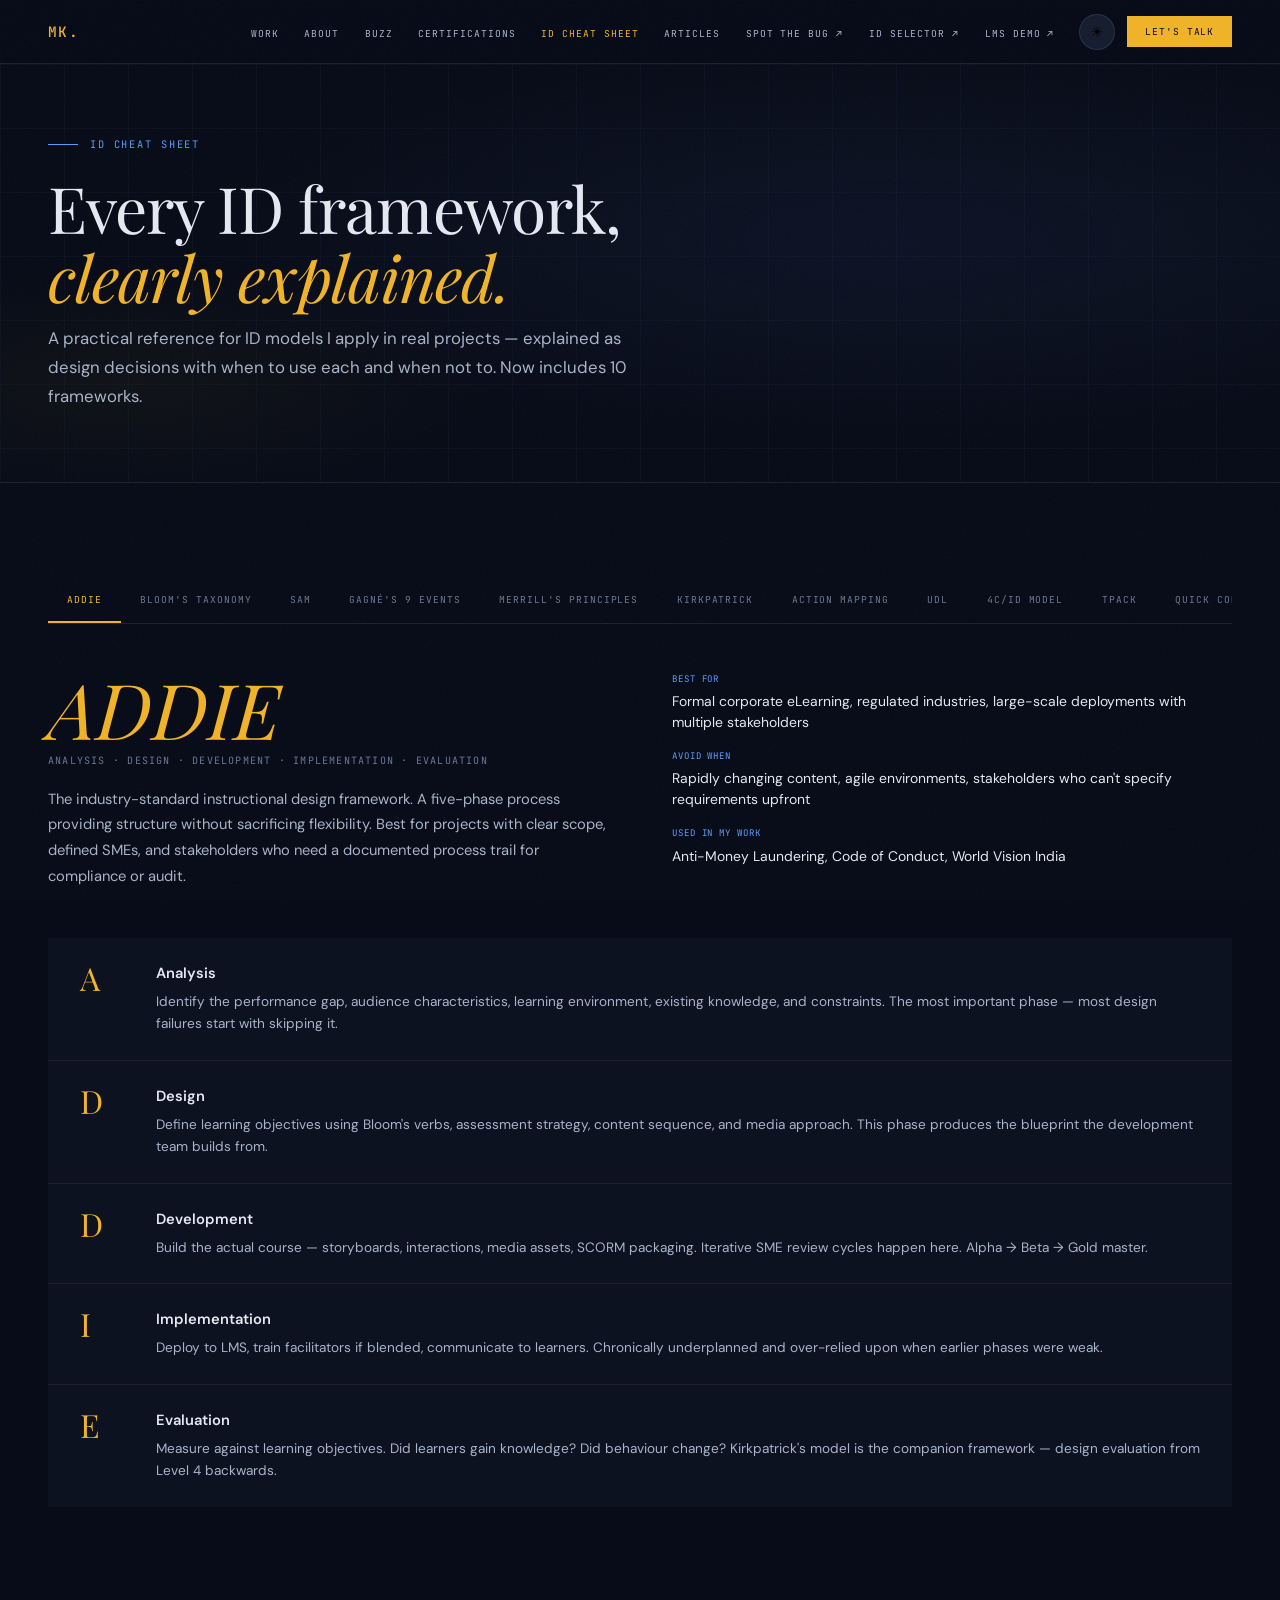
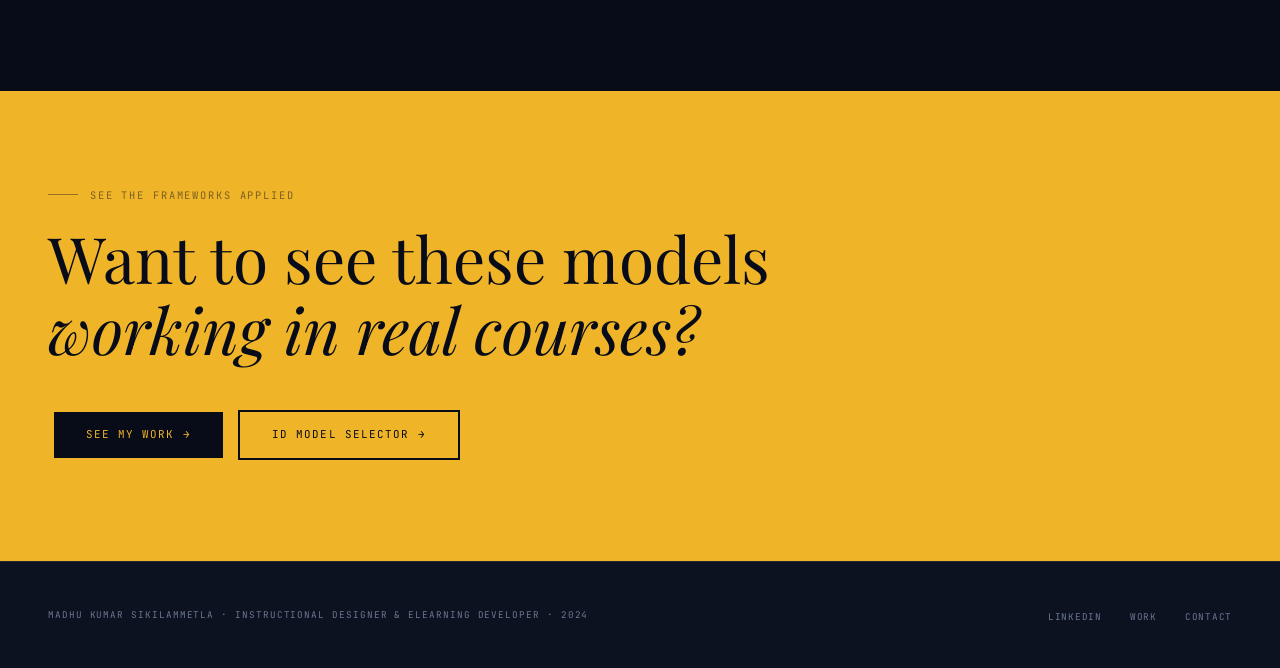
<file: id-frameworks.html>
<!DOCTYPE html>
<html lang="en" data-theme="dark">
<head>
<meta charset="UTF-8"><meta name="viewport" content="width=device-width,initial-scale=1">
<title>ID Cheat Sheet | Madhu Kumar Sikilammetla</title>
<link rel="stylesheet" href="style.css">
<style>
.tab-bar{display:flex;border-bottom:1px solid var(--border);overflow-x:auto;scrollbar-width:none;-ms-overflow-style:none}
.tab-bar::-webkit-scrollbar{display:none}
.tab-btn{font-family:var(--mono);font-size:.6rem;letter-spacing:.1em;text-transform:uppercase;color:var(--muted);background:none;border:none;border-bottom:2px solid transparent;padding:.9rem 1.2rem;cursor:pointer;transition:all .2s;white-space:nowrap;flex-shrink:0}
.tab-btn:hover{color:var(--text)}.tab-btn.on{color:var(--gold);border-bottom-color:var(--gold)}
.fw-panel{display:none;padding:3rem 0;animation:fwin .3s ease}.fw-panel.on{display:block}
@keyframes fwin{from{opacity:0;transform:translateY(10px)}to{opacity:1;transform:translateY(0)}}
.fw-header{display:grid;grid-template-columns:1fr 1fr;gap:4rem;margin-bottom:3rem;align-items:start}
.fw-name{font-family:var(--serif);font-size:clamp(2.5rem,6vw,5rem);font-weight:400;color:var(--text);line-height:.95;margin-bottom:.5rem}
.fw-name em{font-style:italic;color:var(--gold)}
.fw-full{font-family:var(--mono);font-size:.63rem;letter-spacing:.12em;text-transform:uppercase;color:var(--muted);margin-bottom:1.1rem}
.fw-desc{font-family:var(--sans);font-size:.92rem;line-height:1.75;color:var(--text2)}
.fw-meta-lbl{font-family:var(--mono);font-size:.57rem;letter-spacing:.1em;text-transform:uppercase;color:var(--blue);margin-bottom:.3rem}
.fw-meta-val{font-family:var(--sans);font-size:.87rem;color:var(--text);line-height:1.5;margin-bottom:1rem}
.phases{display:flex;flex-direction:column;gap:1px;background:var(--border);margin-bottom:2.5rem}
.phase{background:var(--bg2);padding:1.5rem 2rem;display:grid;grid-template-columns:52px 1fr;gap:1.5rem;align-items:start;transition:background .2s}
.phase:hover{background:var(--bg3)}
.phase-num{font-family:var(--serif);font-size:2rem;font-weight:300;color:var(--gold);line-height:1}
.phase-name{font-family:var(--sans);font-size:.92rem;font-weight:600;color:var(--text);margin-bottom:.35rem}
.phase-desc{font-family:var(--sans);font-size:.85rem;line-height:1.65;color:var(--text2)}
.fw-when{background:var(--surface);border:1px solid var(--border);padding:1.5rem 2rem;margin-top:1.5rem}
.fw-when h4{font-family:var(--mono);font-size:.6rem;letter-spacing:.12em;text-transform:uppercase;color:var(--blue);margin-bottom:.85rem}
.fw-when ul{list-style:none;display:flex;flex-direction:column;gap:.55rem}
.fw-when li{font-family:var(--sans);font-size:.87rem;color:var(--text);display:flex;gap:.75rem;line-height:1.5}
.fw-when li::before{content:'→';color:var(--gold);flex-shrink:0;font-family:var(--mono)}
.compare-grid{display:grid;grid-template-columns:repeat(4,1fr);gap:1px;background:var(--border);margin-top:2rem}
.cmp-card{background:var(--bg2);padding:1.5rem}
.cmp-model{font-family:var(--mono);font-size:.58rem;letter-spacing:.1em;text-transform:uppercase;color:var(--gold);margin-bottom:.4rem}
.cmp-strength{font-family:var(--sans);font-size:.87rem;font-weight:600;color:var(--text);margin-bottom:.35rem}
.cmp-use{font-family:var(--sans);font-size:.82rem;color:var(--muted);line-height:1.5}
@media(max-width:860px){.fw-header{grid-template-columns:1fr}.compare-grid{grid-template-columns:1fr 1fr}.phase{grid-template-columns:40px 1fr}}
@media(max-width:500px){.compare-grid{grid-template-columns:1fr}}
</style>
</head>
<body>
<nav>
  <button class="nav-ham" aria-label="Open menu"><span></span><span></span><span></span></button>
  <a class="nav-logo" href="index.html">MK.</a>
  <div class="nav-spacer"></div>
  <ul class="nav-links">
    <li><a href="work.html">Work</a></li>
    <li><a href="about.html">About</a></li>
    <li><a href="buzz.html">Buzz</a></li>
    <li><a href="certifications.html">Certifications</a></li>
    <li><a href="id-frameworks.html" class="active">ID Cheat Sheet</a></li>
    <li><a href="articles.html">Articles</a></li>
    <li><a href="spot-the-bug.html">Spot the Bug ↗</a></li>
    <li><a href="id-model-selector.html">ID Selector ↗</a></li>
    <li><a href="lms-demo.html">LMS Demo ↗</a></li>
  </ul>
  <button class="theme-toggle" onclick="toggleTheme()" aria-label="Toggle theme">☀️</button>
  <a href="contact.html" class="nav-cta">Let's Talk</a>
</nav>
<div class="mobile-menu">
  <a href="index.html">Home</a><a href="work.html">Work</a><a href="about.html">About</a>
  <a href="buzz.html">Buzz</a><a href="certifications.html">Certifications</a>
  <a href="id-frameworks.html" class="active">ID Cheat Sheet</a><a href="articles.html">Articles</a>
  <a href="spot-the-bug.html">Spot the Bug ↗</a><a href="id-model-selector.html">ID Selector ↗</a>
  <a href="lms-demo.html">LMS Demo ↗</a><a href="contact.html">Let's Talk</a>
</div>

<div class="page-hero">
  <div class="hero-bg"></div><div class="hero-grid"></div>
  <div class="eyebrow reveal">ID Cheat Sheet</div>
  <h1 class="display reveal d1">Every ID framework,<br><em>clearly explained.</em></h1>
  <p style="font-family:var(--sans);font-size:1.05rem;color:var(--text2);max-width:580px;margin-top:.85rem;line-height:1.7" class="reveal d2">A practical reference for ID models I apply in real projects — explained as design decisions with when to use each and when not to. Now includes 10 frameworks.</p>
</div>

<section class="section">
  <div class="tab-bar">
    <button class="tab-btn on" data-tab="addie">ADDIE</button>
    <button class="tab-btn" data-tab="bloom">Bloom's Taxonomy</button>
    <button class="tab-btn" data-tab="sam">SAM</button>
    <button class="tab-btn" data-tab="gagne">Gagné's 9 Events</button>
    <button class="tab-btn" data-tab="merrill">Merrill's Principles</button>
    <button class="tab-btn" data-tab="kirkpatrick">Kirkpatrick</button>
    <button class="tab-btn" data-tab="action">Action Mapping</button>
    <button class="tab-btn" data-tab="udl">UDL</button>
    <button class="tab-btn" data-tab="4c">4C/ID Model</button>
    <button class="tab-btn" data-tab="tpack">TPACK</button>
    <button class="tab-btn" data-tab="compare">Quick Compare</button>
  </div>

  <!-- ADDIE -->
  <div class="fw-panel on" id="tab-addie">
    <div class="fw-header">
      <div><div class="fw-name"><em>ADDIE</em></div><div class="fw-full">Analysis · Design · Development · Implementation · Evaluation</div><p class="fw-desc">The industry-standard instructional design framework. A five-phase process providing structure without sacrificing flexibility. Best for projects with clear scope, defined SMEs, and stakeholders who need a documented process trail for compliance or audit.</p></div>
      <div><div class="fw-meta-lbl">Best For</div><div class="fw-meta-val">Formal corporate eLearning, regulated industries, large-scale deployments with multiple stakeholders</div><div class="fw-meta-lbl">Avoid When</div><div class="fw-meta-val">Rapidly changing content, agile environments, stakeholders who can't specify requirements upfront</div><div class="fw-meta-lbl">Used In My Work</div><div class="fw-meta-val">Anti-Money Laundering, Code of Conduct, World Vision India</div></div>
    </div>
    <div class="phases">
      <div class="phase"><div class="phase-num">A</div><div><div class="phase-name">Analysis</div><div class="phase-desc">Identify the performance gap, audience characteristics, learning environment, existing knowledge, and constraints. The most important phase — most design failures start with skipping it.</div></div></div>
      <div class="phase"><div class="phase-num">D</div><div><div class="phase-name">Design</div><div class="phase-desc">Define learning objectives using Bloom's verbs, assessment strategy, content sequence, and media approach. This phase produces the blueprint the development team builds from.</div></div></div>
      <div class="phase"><div class="phase-num">D</div><div><div class="phase-name">Development</div><div class="phase-desc">Build the actual course — storyboards, interactions, media assets, SCORM packaging. Iterative SME review cycles happen here. Alpha → Beta → Gold master.</div></div></div>
      <div class="phase"><div class="phase-num">I</div><div><div class="phase-name">Implementation</div><div class="phase-desc">Deploy to LMS, train facilitators if blended, communicate to learners. Chronically underplanned and over-relied upon when earlier phases were weak.</div></div></div>
      <div class="phase"><div class="phase-num">E</div><div><div class="phase-name">Evaluation</div><div class="phase-desc">Measure against learning objectives. Did learners gain knowledge? Did behaviour change? Kirkpatrick's model is the companion framework — design evaluation from Level 4 backwards.</div></div></div>
    </div>
  </div>

  <!-- BLOOM -->
  <div class="fw-panel" id="tab-bloom">
    <div class="fw-header">
      <div><div class="fw-name"><em>Bloom's</em></div><div class="fw-full">Bloom's Taxonomy · Revised Anderson & Krathwohl 2001</div><p class="fw-desc">The framework for writing learning objectives that actually mean something. Six cognitive levels from Remember to Create — each requiring fundamentally different instructional approaches and assessment methods. Used in every single course design decision I make.</p></div>
      <div><div class="fw-meta-lbl">Best For</div><div class="fw-meta-val">Writing learning objectives, designing aligned assessments, setting cognitive demand levels</div><div class="fw-meta-lbl">Key Insight</div><div class="fw-meta-val">Most corporate training targets Level 1–2. Most job performance requires Level 3–4. This gap is where training fails.</div></div>
    </div>
    <div class="phases">
      <div class="phase"><div class="phase-num">1</div><div><div class="phase-name">Remember</div><div class="phase-desc">Recall facts. Verbs: define, list, recall, identify. Assessment: multiple choice, matching. Most compliance training stops here — necessary but rarely sufficient for performance change.</div></div></div>
      <div class="phase"><div class="phase-num">2</div><div><div class="phase-name">Understand</div><div class="phase-desc">Explain ideas. Verbs: describe, explain, summarise. Assessment: short answer, concept mapping. The learner can explain it — but cannot yet use it reliably on the job.</div></div></div>
      <div class="phase"><div class="phase-num">3</div><div><div class="phase-name">Apply</div><div class="phase-desc">Use information in new situations. Verbs: use, demonstrate, execute, solve. Assessment: scenarios, simulations. This is where learning becomes useful on the job.</div></div></div>
      <div class="phase"><div class="phase-num">4</div><div><div class="phase-name">Analyse</div><div class="phase-desc">Break down and draw connections. Verbs: differentiate, organise, compare. Assessment: branching scenarios with multiple valid approaches, root cause analysis tasks.</div></div></div>
      <div class="phase"><div class="phase-num">5</div><div><div class="phase-name">Evaluate</div><div class="phase-desc">Justify decisions. Verbs: judge, critique, defend, recommend. Assessment: structured reflection, recommendations with written rationale required.</div></div></div>
      <div class="phase"><div class="phase-num">6</div><div><div class="phase-name">Create</div><div class="phase-desc">Produce original work. Verbs: design, construct, develop, formulate. Assessment: project work, portfolios, performance tasks. The highest cognitive demand — rarely targeted in typical eLearning.</div></div></div>
    </div>
  </div>

  <!-- SAM -->
  <div class="fw-panel" id="tab-sam">
    <div class="fw-header">
      <div><div class="fw-name"><em>SAM</em></div><div class="fw-full">Successive Approximation Model · Michael Allen</div><p class="fw-desc">Michael Allen's agile alternative to ADDIE. Uses rapid prototyping and iterative design cycles instead of completing one phase before starting the next. The best model when timelines are tight or requirements evolve during development.</p></div>
      <div><div class="fw-meta-lbl">Best For</div><div class="fw-meta-val">Agile environments, SMEs who give better feedback on prototypes than documents, fast-turnaround projects</div><div class="fw-meta-lbl">Key Advantage</div><div class="fw-meta-val">Failures happen in the prototype stage (cheap) not the finished published course (expensive).</div></div>
    </div>
    <div class="phases">
      <div class="phase"><div class="phase-num">1</div><div><div class="phase-name">Preparation</div><div class="phase-desc">Brief background research — just enough to prototype. Don't over-specify. The goal is a working prototype, not a 40-page design document.</div></div></div>
      <div class="phase"><div class="phase-num">2</div><div><div class="phase-name">Iterative Design</div><div class="phase-desc">Rapid prototype → review → repeat. Stakeholders react to something tangible, not a document. This closes the feedback gap that plagues waterfall projects.</div></div></div>
      <div class="phase"><div class="phase-num">3</div><div><div class="phase-name">Iterative Development</div><div class="phase-desc">Design, develop, and review in overlapping cycles. Alpha → Beta → Gold master. Each cycle produces a working, reviewable asset.</div></div></div>
    </div>
    <div class="fw-when"><h4>When I Use SAM</h4><ul><li>Client cannot articulate requirements until they see something</li><li>Content will change during development</li><li>Timeline doesn't allow sequential ADDIE phases</li><li>SMEs are reactive reviewers rather than proactive specifiers</li></ul></div>
  </div>

  <!-- GAGNE -->
  <div class="fw-panel" id="tab-gagne">
    <div class="fw-header">
      <div><div class="fw-name"><em>Gagné</em></div><div class="fw-full">Gagné's Nine Events of Instruction</div><p class="fw-desc">Robert Gagné's nine-step sequence based on cognitive processing theory. Each event maps to a specific internal learning condition. The most useful framework for structuring a single lesson — especially procedural or concept-based content.</p></div>
      <div><div class="fw-meta-lbl">Best For</div><div class="fw-meta-val">Single-lesson structure, procedural training, ensuring no cognitive step in the learning process is skipped</div><div class="fw-meta-lbl">Key Insight</div><div class="fw-meta-val">The nine events are cognitive checkpoints — miss one and learners feel the gap even if they can't name it.</div></div>
    </div>
    <div class="phases">
      <div class="phase"><div class="phase-num">1</div><div><div class="phase-name">Gain Attention</div><div class="phase-desc">Hook the learner immediately with something that makes them need to know this. If you lose them here, the rest of the course is wasted.</div></div></div>
      <div class="phase"><div class="phase-num">2</div><div><div class="phase-name">State the Objective</div><div class="phase-desc">Tell learners exactly what they'll be able to do. Clarity removes the extraneous cognitive load spent wondering "why am I doing this?"</div></div></div>
      <div class="phase"><div class="phase-num">3</div><div><div class="phase-name">Stimulate Prior Learning</div><div class="phase-desc">Connect new content to what learners already know. New knowledge anchors more effectively when tied to existing schema.</div></div></div>
      <div class="phase"><div class="phase-num">4</div><div><div class="phase-name">Present Content</div><div class="phase-desc">Deliver new knowledge — chunked, sequenced, and scaffolded to avoid cognitive overload. The most over-designed phase in most courses.</div></div></div>
      <div class="phase"><div class="phase-num">5</div><div><div class="phase-name">Provide Guidance</div><div class="phase-desc">Worked examples, analogies, job aids. Show learners how to use the new knowledge before asking them to use it alone.</div></div></div>
      <div class="phase"><div class="phase-num">6</div><div><div class="phase-name">Elicit Performance</div><div class="phase-desc">Practice. The learner applies the skill in a scenario, simulation, or exercise. No practice = no learning. This is not optional.</div></div></div>
      <div class="phase"><div class="phase-num">7</div><div><div class="phase-name">Provide Feedback</div><div class="phase-desc">Immediate, specific, corrective feedback. Not "Incorrect, try again" — but why it's wrong and what to do differently. Feedback is instruction.</div></div></div>
      <div class="phase"><div class="phase-num">8</div><div><div class="phase-name">Assess Performance</div><div class="phase-desc">A formal check: can the learner perform independently? Must match the objective — same cognitive level, same performance context.</div></div></div>
      <div class="phase"><div class="phase-num">9</div><div><div class="phase-name">Enhance Retention</div><div class="phase-desc">Spaced practice, job aids, follow-up activities. Consistently the most skipped step — and consistently the reason training doesn't transfer.</div></div></div>
    </div>
  </div>

  <!-- MERRILL -->
  <div class="fw-panel" id="tab-merrill">
    <div class="fw-header">
      <div><div class="fw-name"><em>Merrill</em></div><div class="fw-full">Merrill's First Principles of Instruction</div><p class="fw-desc">David Merrill's five principles derived from reviewing the best ID models across decades. The core insight: learning is promoted when instruction is centred on real-world problems, not isolated content coverage. Particularly effective with experienced learners who disengage from courses that re-teach what they know.</p></div>
      <div><div class="fw-meta-lbl">Best For</div><div class="fw-meta-val">Complex skill development, experienced learners, performance-critical training, problem-solving courses</div><div class="fw-meta-lbl">Used In My Work</div><div class="fw-meta-val">Bees & Beehives, Solution Innovation Program, Body Organs, The Money Game</div></div>
    </div>
    <div class="phases">
      <div class="phase"><div class="phase-num">1</div><div><div class="phase-name">Problem-Centred</div><div class="phase-desc">Open with a real-world problem, not an overview slide. "Here is the problem you need to solve" creates cognitive need before supplying the tools to solve it.</div></div></div>
      <div class="phase"><div class="phase-num">2</div><div><div class="phase-name">Activation</div><div class="phase-desc">Connect to relevant prior experience. Validate what learners already know before introducing new content — don't teach what they already know.</div></div></div>
      <div class="phase"><div class="phase-num">3</div><div><div class="phase-name">Demonstration</div><div class="phase-desc">Show the skill being applied in context — not described abstractly. Worked examples are demonstrations. Telling is not demonstrating.</div></div></div>
      <div class="phase"><div class="phase-num">4</div><div><div class="phase-name">Application</div><div class="phase-desc">Guided practice progressing to independent practice. Corrective, informative feedback is essential — not just correct/incorrect binary scoring.</div></div></div>
      <div class="phase"><div class="phase-num">5</div><div><div class="phase-name">Integration</div><div class="phase-desc">Connect explicitly to their actual work context. Reflection, peer discussion, or on-the-job application consolidates and makes the learning permanent.</div></div></div>
    </div>
  </div>

  <!-- KIRKPATRICK -->
  <div class="fw-panel" id="tab-kirkpatrick">
    <div class="fw-header">
      <div><div class="fw-name"><em>Kirk-<br>patrick</em></div><div class="fw-full">Kirkpatrick's Four Levels of Training Evaluation</div><p class="fw-desc">The most widely used evaluation framework in L&D. The critical design principle: design evaluation from Level 4 backwards, not measure from Level 1 forwards. Start with the business result, work backwards to what training must produce.</p></div>
      <div><div class="fw-meta-lbl">Best For</div><div class="fw-meta-val">Demonstrating L&D value, measurement strategy design, ROI conversations with business stakeholders</div><div class="fw-meta-lbl">Key Insight</div><div class="fw-meta-val">Most organisations only measure Level 1. Level 3 and 4 are where real value and accountability live.</div></div>
    </div>
    <div class="phases">
      <div class="phase"><div class="phase-num">1</div><div><div class="phase-name">Reaction</div><div class="phase-desc">Did learners like it? Satisfaction surveys, smile sheets. Most measured, least useful predictor of performance change. Necessary but not sufficient.</div></div></div>
      <div class="phase"><div class="phase-num">2</div><div><div class="phase-name">Learning</div><div class="phase-desc">Did learners gain knowledge or skill? Pre/post assessments, skills demonstrations. The level most course designers focus on.</div></div></div>
      <div class="phase"><div class="phase-num">3</div><div><div class="phase-name">Behaviour</div><div class="phase-desc">Did learners apply new knowledge on the job? Manager observations, 360 feedback, performance monitoring. Rarely measured — the biggest gap in most L&D programmes.</div></div></div>
      <div class="phase"><div class="phase-num">4</div><div><div class="phase-name">Results</div><div class="phase-desc">Did training produce the intended business outcome? Error reduction, sales increase, safety incidents. The conversation executives actually care about.</div></div></div>
    </div>
  </div>

  <!-- ACTION MAPPING -->
  <div class="fw-panel" id="tab-action">
    <div class="fw-header">
      <div><div class="fw-name"><em>Action<br>Mapping</em></div><div class="fw-full">Cathy Moore's Action Mapping Methodology</div><p class="fw-desc">Starts by asking "what do people need to DO?" rather than "what do they need to KNOW?" Ruthlessly strips information-delivery in favour of practice activities. The best antidote to content-heavy, click-next eLearning. I hold Cathy Moore's official certification.</p></div>
      <div><div class="fw-meta-lbl">Best For</div><div class="fw-meta-val">Any project where the client's instinct is to dump information into slides. All compliance training. Performance-gap projects.</div><div class="fw-meta-lbl">Personal Note</div><div class="fw-meta-val">First framework I reach for on every new project. Prevents building the wrong course entirely.</div></div>
    </div>
    <div class="phases">
      <div class="phase"><div class="phase-num">1</div><div><div class="phase-name">Identify the Business Goal</div><div class="phase-desc">Not "we need training on X" — but "we need to reduce violations by 30%." If there's no measurable business goal, there's no justified training project.</div></div></div>
      <div class="phase"><div class="phase-num">2</div><div><div class="phase-name">Map the Actions</div><div class="phase-desc">What specific behaviours need to change on the job? Map what people need to DO differently — not what they need to know. This eliminates most content the client wanted.</div></div></div>
      <div class="phase"><div class="phase-num">3</div><div><div class="phase-name">Design Practice Activities</div><div class="phase-desc">For each action, design a realistic practice scenario — not a knowledge check. Learners practise doing, not practise recalling.</div></div></div>
      <div class="phase"><div class="phase-num">4</div><div><div class="phase-name">Minimum Necessary Information</div><div class="phase-desc">Add only information learners need to complete the practice activities. Typically eliminates 40–60% of the original content list. Everything else is noise.</div></div></div>
    </div>
  </div>

  <!-- UDL -->
  <div class="fw-panel" id="tab-udl">
    <div class="fw-header">
      <div><div class="fw-name"><em>UDL</em></div><div class="fw-full">Universal Design for Learning · CAST Framework</div><p class="fw-desc">UDL is a proactive accessibility and inclusion framework based on neuroscience research. Rather than retrofitting accessibility onto finished courses, UDL builds flexible, barrier-free learning from the first design decision. It's how I approach every ADA/508-compliant project.</p></div>
      <div><div class="fw-meta-lbl">Best For</div><div class="fw-meta-val">Any project requiring ADA/508 compliance, diverse learner populations, K12 and higher education, global deployment</div><div class="fw-meta-lbl">Key Principle</div><div class="fw-meta-val">Design for the edges and the middle takes care of itself. If it works for screen readers, it works for everyone.</div></div>
    </div>
    <div class="phases">
      <div class="phase"><div class="phase-num">I</div><div><div class="phase-name">Multiple Means of Representation</div><div class="phase-desc">Provide information in multiple formats — text, audio, visual, interactive. No single format works for all learners. Captions, transcripts, alt text, and visual alternatives are not add-ons — they are the design.</div></div></div>
      <div class="phase"><div class="phase-num">II</div><div><div class="phase-name">Multiple Means of Action & Expression</div><div class="phase-desc">Give learners multiple ways to interact and demonstrate learning. Mouse-only interactions fail keyboard users. Single-mode assessments exclude alternative expression. Drag-and-drop must have keyboard alternatives.</div></div></div>
      <div class="phase"><div class="phase-num">III</div><div><div class="phase-name">Multiple Means of Engagement</div><div class="phase-desc">Provide options for relevance, value, and autonomy. Self-directed pathways, choice in practice activities, and transparent learning goals increase learner investment across all ability levels.</div></div></div>
    </div>
    <div class="fw-when"><h4>UDL in Practice — What I Build</h4><ul><li>Tab order set explicitly for every interaction — not left to Storyline defaults</li><li>Colour combinations tested at 4.5:1 contrast minimum before any content is added</li><li>All informational images have descriptive alt text; decorative images use empty alt</li><li>All video content has captions; audio content has transcripts</li><li>Keyboard-operable alternatives for every drag-and-drop, click interaction</li><li>Focus indicators visible and logical throughout all course navigation</li></ul></div>
  </div>

  <!-- 4C/ID -->
  <div class="fw-panel" id="tab-4c">
    <div class="fw-header">
      <div><div class="fw-name"><em>4C/ID</em></div><div class="fw-full">Four-Component Instructional Design · Jeroen van Merriënboer</div><p class="fw-desc">Van Merriënboer's 4C/ID model is designed for teaching complex, real-world skills that cannot be broken into isolated sub-skills without losing meaning. It's the right framework when you're designing for holistic professional competency — not topic-by-topic content coverage. Widely used in medical education, technical training, and professional development.</p></div>
      <div><div class="fw-meta-lbl">Best For</div><div class="fw-meta-val">Complex professional skills, medical and technical training, any learning goal requiring holistic competency rather than discrete knowledge units</div><div class="fw-meta-lbl">Key Difference</div><div class="fw-meta-val">Unlike ADDIE, 4C/ID refuses to decompose skills into isolated topics. The whole task is always present in the learning design.</div></div>
    </div>
    <div class="phases">
      <div class="phase"><div class="phase-num">1</div><div><div class="phase-name">Learning Tasks</div><div class="phase-desc">Authentic, whole-task practice situations that represent real-world complexity. Learners always work with the complete task — not isolated sub-components. Tasks are sequenced from simple to complex while maintaining authenticity throughout.</div></div></div>
      <div class="phase"><div class="phase-num">2</div><div><div class="phase-name">Supportive Information</div><div class="phase-desc">Information that helps learners perform the non-routine, problem-solving aspects of the task — mental models, case studies, system overviews. Presented before tasks, not embedded within them.</div></div></div>
      <div class="phase"><div class="phase-num">3</div><div><div class="phase-name">Procedural Information</div><div class="phase-desc">Just-in-time information for the routine, rule-based steps within a task — available exactly when needed during practice, then gradually faded as automaticity develops.</div></div></div>
      <div class="phase"><div class="phase-num">4</div><div><div class="phase-name">Part-Task Practice</div><div class="phase-desc">Extensive repetitive practice for specific sub-skills that require high fluency — but only after the whole task has been encountered. Not isolated drilling before context.</div></div></div>
    </div>
  </div>

  <!-- TPACK -->
  <div class="fw-panel" id="tab-tpack">
    <div class="fw-header">
      <div><div class="fw-name"><em>TPACK</em></div><div class="fw-full">Technological Pedagogical Content Knowledge · Mishra & Koehler</div><p class="fw-desc">TPACK is the framework for understanding how technology, pedagogy, and subject matter knowledge interact in the design of effective learning. It's particularly valuable when deciding which technology to use and why — not just what's available, but what combination of tools, content, and teaching approach will produce the best learning outcome.</p></div>
      <div><div class="fw-meta-lbl">Best For</div><div class="fw-meta-val">Technology selection decisions, evaluating authoring tool fit, justifying technology choices to stakeholders, eLearning strategy</div><div class="fw-meta-lbl">Key Insight</div><div class="fw-meta-val">Technology alone doesn't improve learning. Pedagogy alone doesn't scale. Content alone doesn't engage. The intersection of all three is where effective eLearning lives.</div></div>
    </div>
    <div class="phases">
      <div class="phase"><div class="phase-num">CK</div><div><div class="phase-name">Content Knowledge</div><div class="phase-desc">Deep understanding of the subject matter — the facts, concepts, processes, and frameworks that constitute the learning domain. Without this, no technology or pedagogy can compensate.</div></div></div>
      <div class="phase"><div class="phase-num">PK</div><div><div class="phase-name">Pedagogical Knowledge</div><div class="phase-desc">Understanding of how learning happens — instructional strategies, cognitive load management, assessment design, feedback principles. The science of teaching regardless of technology.</div></div></div>
      <div class="phase"><div class="phase-num">TK</div><div><div class="phase-name">Technological Knowledge</div><div class="phase-desc">Understanding of current technologies and their capabilities — authoring tools, LMS platforms, AR/VR systems, xAPI — and how they change and evolve over time.</div></div></div>
      <div class="phase"><div class="phase-num">✦</div><div><div class="phase-name">TPACK — The Intersection</div><div class="phase-desc">The sweet spot where content knowledge, pedagogical knowledge, and technological knowledge overlap. This is where innovative, effective, and appropriate eLearning solutions live — and it's what separates a learning designer from a tool operator.</div></div></div>
    </div>
  </div>

  <!-- COMPARE -->
  <div class="fw-panel" id="tab-compare">
    <h2 class="display" style="margin-bottom:.85rem">Which framework for <em>which job?</em></h2>
    <p style="font-family:var(--sans);font-size:.9rem;color:var(--text2);margin-bottom:2.5rem;max-width:600px;line-height:1.65">Quick reference. These are not mutually exclusive — most real projects combine two or three frameworks at different levels of design.</p>
    <div class="compare-grid">
      <div class="cmp-card"><div class="cmp-model">ADDIE</div><div class="cmp-strength">Structured process</div><div class="cmp-use">Formal corporate training, regulated industries, defined scope, documentation required.</div></div>
      <div class="cmp-card"><div class="cmp-model">SAM</div><div class="cmp-strength">Agile iteration</div><div class="cmp-use">Fast timelines, evolving requirements, SMEs who react better to prototypes.</div></div>
      <div class="cmp-card"><div class="cmp-model">Bloom's Taxonomy</div><div class="cmp-strength">Objective writing</div><div class="cmp-use">Writing any learning objective, designing any assessment, aligning cognitive demand.</div></div>
      <div class="cmp-card"><div class="cmp-model">Gagné's 9 Events</div><div class="cmp-strength">Lesson structure</div><div class="cmp-use">Structuring a single module, procedural training, ensuring no learning step is skipped.</div></div>
      <div class="cmp-card"><div class="cmp-model">Merrill's Principles</div><div class="cmp-strength">Problem-centred</div><div class="cmp-use">Experienced learners, complex skills, performance-critical training where relevance must be immediate.</div></div>
      <div class="cmp-card"><div class="cmp-model">Kirkpatrick</div><div class="cmp-strength">Evaluation strategy</div><div class="cmp-use">Measurement strategy, demonstrating ROI, business stakeholder conversations about L&D value.</div></div>
      <div class="cmp-card"><div class="cmp-model">Action Mapping</div><div class="cmp-strength">Behaviour change</div><div class="cmp-use">Compliance training, any project where performance gap (not knowledge gap) is the real issue.</div></div>
      <div class="cmp-card"><div class="cmp-model">UDL</div><div class="cmp-strength">Accessibility</div><div class="cmp-use">ADA/508 required, diverse learner populations, building reusable accessible templates.</div></div>
      <div class="cmp-card"><div class="cmp-model">4C/ID</div><div class="cmp-strength">Complex competency</div><div class="cmp-use">Holistic professional skill development, medical/technical training, whole-task learning design.</div></div>
      <div class="cmp-card"><div class="cmp-model">TPACK</div><div class="cmp-strength">Technology selection</div><div class="cmp-use">Deciding which technology to use and why, eLearning strategy, justifying tool choices.</div></div>
    </div>
    <div style="margin-top:2.5rem;display:flex;gap:.9rem;flex-wrap:wrap">
      <a href="id-model-selector.html" class="btn btn-primary">Use the ID Model Selector Tool →</a>
      <a href="work.html" class="btn btn-outline">See These Applied in Real Projects</a>
    </div>
  </div>
</section>

<div class="cta-band">
  <div class="eyebrow">See the frameworks applied</div>
  <div class="cta-band-title">Want to see these models<br><em>working in real courses?</em></div>
  <a href="work.html" class="btn-dark">See My Work →</a>
  <a href="id-model-selector.html" class="btn-dark outline">ID Model Selector →</a>
</div>
<footer>
  <div class="footer-logo">Madhu Kumar Sikilammetla · Instructional Designer & eLearning Developer · 2024</div>
  <ul class="footer-links">
    <li><a href="https://www.linkedin.com/in/madhu-kumar-sikilammetla-22694598" target="_blank">LinkedIn</a></li>
    <li><a href="work.html">Work</a></li><li><a href="contact.html">Contact</a></li>
  </ul>
</footer>
<script src="main.js"></script>
<script>
document.querySelectorAll('.tab-btn').forEach(btn=>{
  btn.addEventListener('click',()=>{
    document.querySelectorAll('.tab-btn').forEach(b=>b.classList.remove('on'));
    document.querySelectorAll('.fw-panel').forEach(p=>p.classList.remove('on'));
    btn.classList.add('on');
    document.getElementById('tab-'+btn.dataset.tab).classList.add('on');
  });
});
</script>
</body>
</html>
</file>
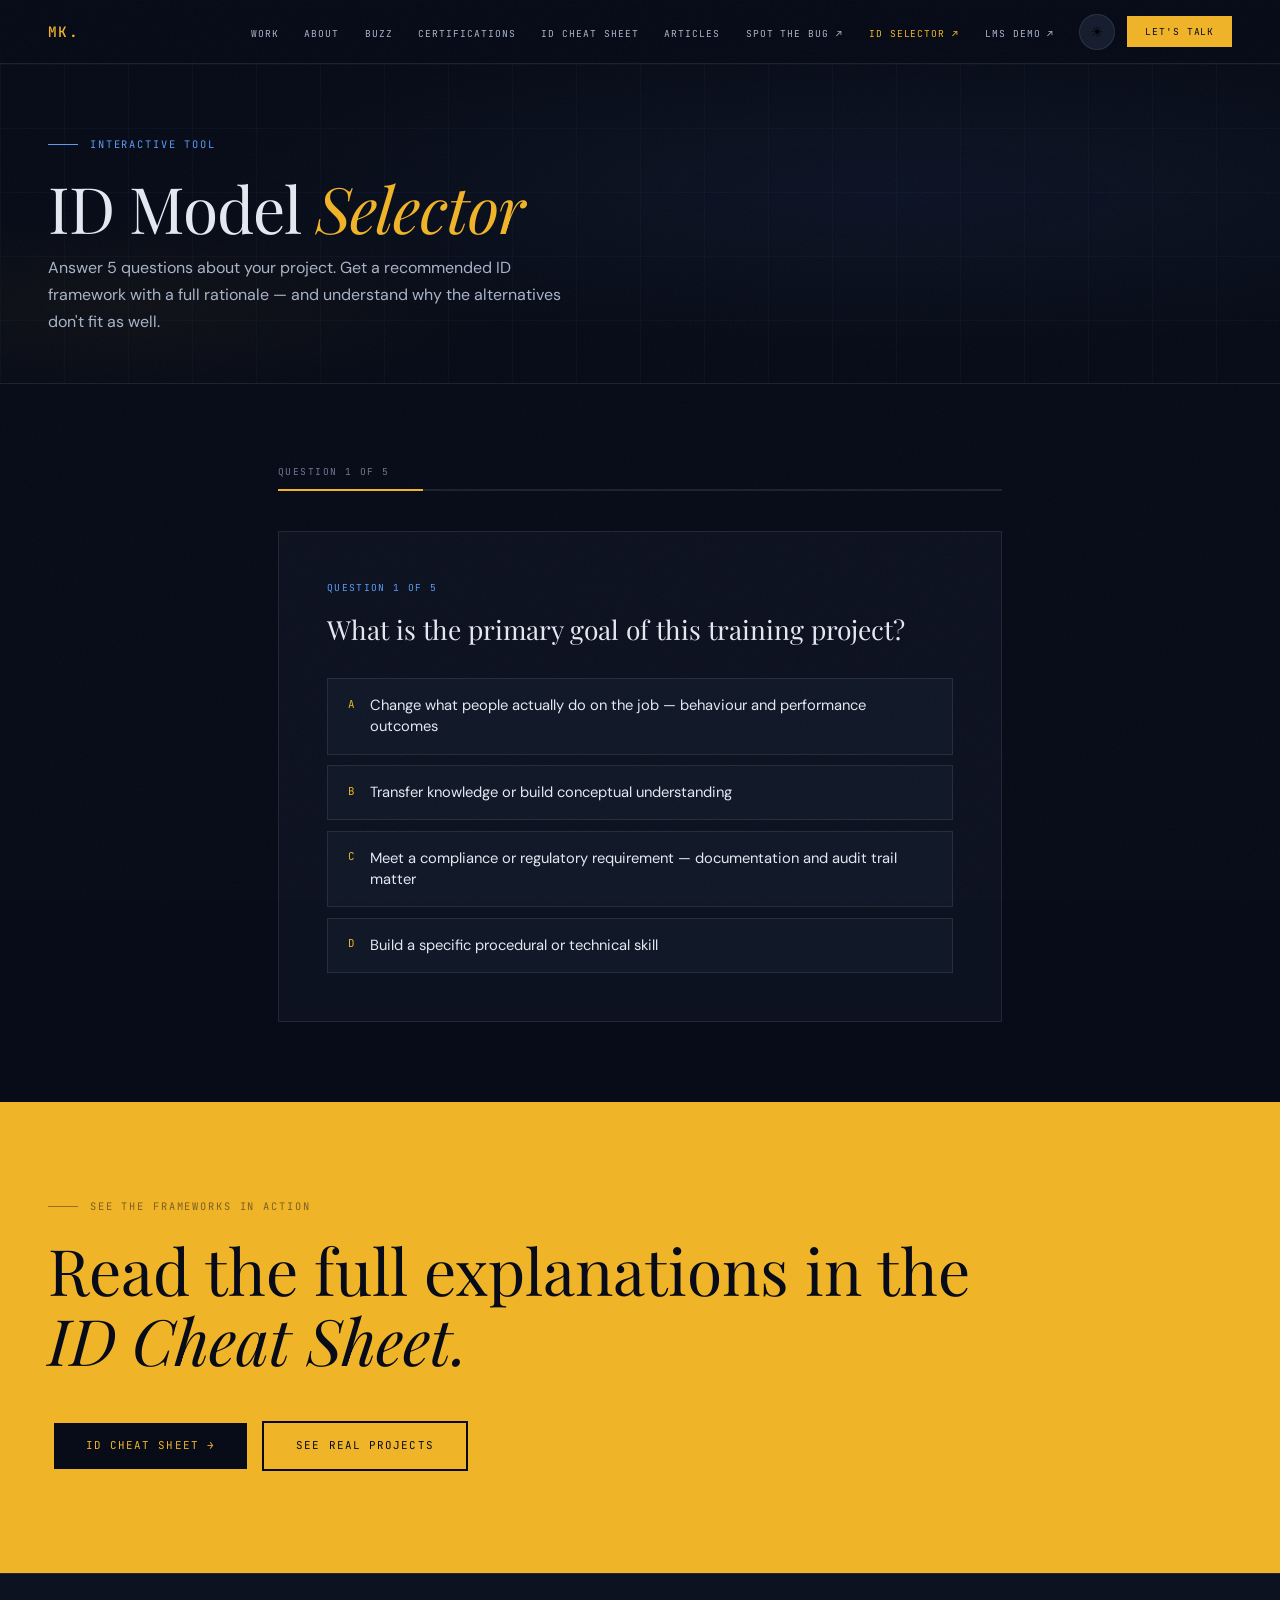
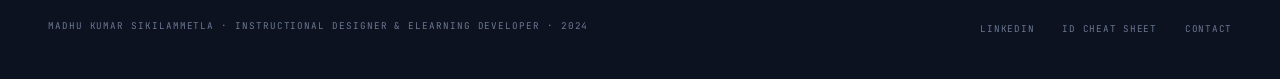
<file: id-model-selector.html>
<!DOCTYPE html>
<html lang="en" data-theme="dark">
<head>
<meta charset="UTF-8"><meta name="viewport" content="width=device-width,initial-scale=1">
<title>ID Model Selector | Madhu Kumar Sikilammetla</title>
<link rel="stylesheet" href="style.css">
<style>
.selector-wrap{max-width:820px;margin:0 auto;padding:5rem var(--ph)}
.progress-label{font-family:var(--mono);font-size:.6rem;letter-spacing:.15em;text-transform:uppercase;color:var(--muted);margin-bottom:.6rem}
.progress-track{height:2px;background:var(--border);margin-bottom:2.5rem;overflow:hidden}
.progress-fill{height:100%;background:var(--gold);transition:width .4s ease}
.q-card{background:var(--bg2);border:1px solid var(--border);padding:3rem;display:none;animation:qin .35s ease}
.q-card.on{display:block}
@keyframes qin{from{opacity:0;transform:translateY(14px)}to{opacity:1;transform:translateY(0)}}
.q-label{font-family:var(--mono);font-size:.6rem;letter-spacing:.14em;text-transform:uppercase;color:var(--blue);margin-bottom:1rem}
.q-text{font-family:var(--serif);font-size:1.65rem;font-weight:400;color:var(--text);line-height:1.3;margin-bottom:2rem}
.q-opts{display:flex;flex-direction:column;gap:.65rem}
.q-opt{background:var(--bg3);border:1px solid var(--border);padding:1rem 1.25rem;cursor:pointer;display:flex;align-items:flex-start;gap:.9rem;transition:all .2s;text-align:left;width:100%}
.q-opt:hover{border-color:var(--gold);background:var(--surface)}
.q-opt:focus{outline:2px solid var(--blue);outline-offset:2px}
.q-opt-key{font-family:var(--mono);font-size:.68rem;letter-spacing:.08em;color:var(--gold);flex-shrink:0;margin-top:.1rem}
.q-opt-text{font-family:var(--sans);font-size:.92rem;color:var(--text);line-height:1.45}
.result-card{display:none;animation:qin .5s ease}
.result-card.on{display:block}
.result-model-name{font-family:var(--serif);font-size:clamp(3rem,8vw,6rem);font-weight:400;color:var(--gold);line-height:.95;margin-bottom:.4rem}
.result-model-full{font-family:var(--mono);font-size:.68rem;letter-spacing:.12em;text-transform:uppercase;color:var(--muted);margin-bottom:2rem}
.result-why{font-family:var(--sans);font-size:.95rem;line-height:1.8;color:var(--text2);margin-bottom:2.5rem}
.result-steps{display:flex;flex-direction:column;gap:1px;background:var(--border)}
.result-step{background:var(--bg2);padding:1.25rem 1.5rem;display:flex;gap:1rem;align-items:flex-start}
.rs-num{font-family:var(--mono);font-size:.62rem;letter-spacing:.1em;color:var(--blue);flex-shrink:0;margin-top:.15rem}
.rs-text{font-family:var(--sans);font-size:.88rem;color:var(--text);line-height:1.55}
.alts-grid{display:grid;grid-template-columns:repeat(3,1fr);gap:1px;background:var(--border);margin-top:1.5rem}
.alt-card{background:var(--bg2);padding:1.5rem}
.alt-name{font-family:var(--mono);font-size:.6rem;letter-spacing:.1em;text-transform:uppercase;color:var(--gold);margin-bottom:.4rem}
.alt-reason{font-family:var(--sans);font-size:.83rem;color:var(--muted);line-height:1.5}
.back-btn{font-family:var(--mono);font-size:.6rem;letter-spacing:.1em;text-transform:uppercase;color:var(--muted);background:none;border:1px solid var(--border);padding:.5rem 1rem;cursor:pointer;transition:all .2s;margin-bottom:1.5rem;display:inline-block}
.back-btn:hover{color:var(--gold);border-color:var(--gold)}
@media(max-width:600px){.alts-grid{grid-template-columns:1fr}}
</style>
</head>
<body>
<nav>
  <button class="nav-ham" aria-label="Open menu"><span></span><span></span><span></span></button>
  <a class="nav-logo" href="index.html">MK.</a>
  <div class="nav-spacer"></div>
  <ul class="nav-links">
    <li><a href="work.html">Work</a></li>
    <li><a href="about.html">About</a></li>
    <li><a href="buzz.html">Buzz</a></li>
    <li><a href="certifications.html">Certifications</a></li>
    <li><a href="id-frameworks.html">ID Cheat Sheet</a></li>
    <li><a href="articles.html">Articles</a></li>
    <li><a href="spot-the-bug.html">Spot the Bug ↗</a></li>
    <li><a href="id-model-selector.html" class="active">ID Selector ↗</a></li>
    <li><a href="lms-demo.html">LMS Demo ↗</a></li>
  </ul>
  <button class="theme-toggle" onclick="toggleTheme()" aria-label="Toggle theme">☀️</button>
  <a href="contact.html" class="nav-cta">Let's Talk</a>
</nav>
<div class="mobile-menu">
  <a href="index.html">Home</a>
  <a href="work.html">Work</a>
  <a href="about.html">About</a>
  <a href="buzz.html">Buzz</a>
  <a href="certifications.html">Certifications</a>
  <a href="id-frameworks.html">ID Cheat Sheet</a>
  <a href="articles.html">Articles</a>
  <a href="spot-the-bug.html">Spot the Bug ↗</a>
  <a href="id-model-selector.html">ID Model Selector ↗</a>
  <a href="lms-demo.html">LMS Demo ↗</a>
  <a href="contact.html">Let's Talk</a>
</div>

<div class="page-hero" style="padding-bottom:3rem">
  <div class="hero-bg"></div><div class="hero-grid"></div>
  <div class="eyebrow reveal">Interactive Tool</div>
  <h1 class="display reveal d1">ID Model <em>Selector</em></h1>
  <p style="font-family:var(--sans);font-size:1rem;color:var(--text2);max-width:520px;margin-top:.75rem;line-height:1.7" class="reveal d2">Answer 5 questions about your project. Get a recommended ID framework with a full rationale — and understand why the alternatives don't fit as well.</p>
</div>

<div class="selector-wrap">
  <div id="quiz-section">
    <div class="progress-label" id="prog-label">Question 1 of 5</div>
    <div class="progress-track"><div class="progress-fill" id="prog-fill" style="width:20%"></div></div>

    <div class="q-card on" id="q1">
      <div class="q-label">Question 1 of 5</div>
      <div class="q-text">What is the primary goal of this training project?</div>
      <div class="q-opts">
        <button class="q-opt" onclick="answer(1,'behaviour')"><span class="q-opt-key">A</span><span class="q-opt-text">Change what people actually do on the job — behaviour and performance outcomes</span></button>
        <button class="q-opt" onclick="answer(1,'knowledge')"><span class="q-opt-key">B</span><span class="q-opt-text">Transfer knowledge or build conceptual understanding</span></button>
        <button class="q-opt" onclick="answer(1,'compliance')"><span class="q-opt-key">C</span><span class="q-opt-text">Meet a compliance or regulatory requirement — documentation and audit trail matter</span></button>
        <button class="q-opt" onclick="answer(1,'skill')"><span class="q-opt-key">D</span><span class="q-opt-text">Build a specific procedural or technical skill</span></button>
      </div>
    </div>

    <div class="q-card" id="q2">
      <div class="q-label">Question 2 of 5</div>
      <div class="q-text">How well-defined are the requirements at the start of the project?</div>
      <div class="q-opts">
        <button class="q-opt" onclick="answer(2,'defined')"><span class="q-opt-key">A</span><span class="q-opt-text">Very well defined — scope, audience, and content are clearly documented upfront</span></button>
        <button class="q-opt" onclick="answer(2,'evolving')"><span class="q-opt-key">B</span><span class="q-opt-text">Evolving — requirements will change as stakeholders see the work in progress</span></button>
        <button class="q-opt" onclick="answer(2,'unclear')"><span class="q-opt-key">C</span><span class="q-opt-text">Unclear — we need to discover the real problem through the design process itself</span></button>
      </div>
    </div>

    <div class="q-card" id="q3">
      <div class="q-label">Question 3 of 5</div>
      <div class="q-text">What is the timeline pressure on this project?</div>
      <div class="q-opts">
        <button class="q-opt" onclick="answer(3,'long')"><span class="q-opt-key">A</span><span class="q-opt-text">Generous — we can follow a thorough, phased process with full documentation</span></button>
        <button class="q-opt" onclick="answer(3,'moderate')"><span class="q-opt-key">B</span><span class="q-opt-text">Moderate — reasonable time with clear milestones and review cycles</span></button>
        <button class="q-opt" onclick="answer(3,'tight')"><span class="q-opt-key">C</span><span class="q-opt-text">Tight — we need to move fast, prototype quickly, and iterate</span></button>
      </div>
    </div>

    <div class="q-card" id="q4">
      <div class="q-label">Question 4 of 5</div>
      <div class="q-text">How will success be measured after the training is deployed?</div>
      <div class="q-opts">
        <button class="q-opt" onclick="answer(4,'roi')"><span class="q-opt-key">A</span><span class="q-opt-text">Business metrics — reduced errors, increased sales, fewer incidents, measurable ROI</span></button>
        <button class="q-opt" onclick="answer(4,'behaviour')"><span class="q-opt-key">B</span><span class="q-opt-text">On-the-job behaviour — managers will observe what people do differently</span></button>
        <button class="q-opt" onclick="answer(4,'test')"><span class="q-opt-key">C</span><span class="q-opt-text">Assessment scores — learners will pass a knowledge check or formal test</span></button>
        <button class="q-opt" onclick="answer(4,'completion')"><span class="q-opt-key">D</span><span class="q-opt-text">Completion rate — the organisation needs to prove training happened for audit purposes</span></button>
      </div>
    </div>

    <div class="q-card" id="q5">
      <div class="q-label">Question 5 of 5</div>
      <div class="q-text">Who is the primary audience for this training?</div>
      <div class="q-opts">
        <button class="q-opt" onclick="answer(5,'novice')"><span class="q-opt-key">A</span><span class="q-opt-text">Novices or new hires — little or no prior knowledge of the subject area</span></button>
        <button class="q-opt" onclick="answer(5,'experienced')"><span class="q-opt-key">B</span><span class="q-opt-text">Experienced professionals — they already have strong foundational knowledge</span></button>
        <button class="q-opt" onclick="answer(5,'mixed')"><span class="q-opt-key">C</span><span class="q-opt-text">Mixed audience — widely varying levels of prior knowledge and experience</span></button>
      </div>
    </div>
  </div>

  <!-- RESULT -->
  <div class="result-card" id="result-card">
    <button class="back-btn" onclick="restart()">← Start Over</button>
    <div id="result-content"></div>
  </div>
</div>

<div class="cta-band">
  <div class="eyebrow">See the frameworks in action</div>
  <div class="cta-band-title">Read the full explanations in the<br><em>ID Cheat Sheet.</em></div>
  <a href="id-frameworks.html" class="btn-dark">ID Cheat Sheet →</a>
  <a href="work.html" class="btn-dark outline">See Real Projects</a>
</div>
<footer>
  <div class="footer-logo">Madhu Kumar Sikilammetla · Instructional Designer & eLearning Developer · 2024</div>
  <ul class="footer-links"><li><a href="https://www.linkedin.com/in/madhu-kumar-sikilammetla-22694598" target="_blank">LinkedIn</a></li><li><a href="id-frameworks.html">ID Cheat Sheet</a></li><li><a href="contact.html">Contact</a></li></ul>
</footer>
<script src="main.js"></script>
<script>
const ans={};
const models={
  action_mapping:{
    name:'Action Mapping',full:'Cathy Moore\'s Action Mapping Methodology',
    why:'Your answers point to a performance gap — what people do on the job needs to change. Action Mapping is the right framework here. It forces you to start with the measurable business goal, map the specific decisions and actions that drive that goal, design a practice activity for each action, and add only the information learners need to complete those activities. Typically eliminates 40–60% of the information the client originally wanted to include.',
    steps:['Define the measurable business goal (not "train staff on X" — but "reduce violations by 30%")','Map the on-the-job actions that drive the goal — what do people need to DO differently?','Design a realistic practice scenario for each action — not a knowledge check','Add only the information learners need to complete the scenarios','Cut everything else ruthlessly'],
    alts:[{n:'ADDIE',r:'Use if requirements are fully defined and documentation trail is required by stakeholders'},{n:'Kirkpatrick',r:'Pair with Kirkpatrick to measure the business-level results of your Action Mapping design'},{n:'SAM',r:'Use SAM if you also need speed and iterative stakeholder feedback loops'}]
  },
  addie:{
    name:'ADDIE',full:'Analysis · Design · Development · Implementation · Evaluation',
    why:'Your project profile — clear requirements, adequate timeline, and a need for documented process — is the textbook use case for ADDIE. The five phases provide clear handoff points between analysis, design, development, and evaluation that matter when you\'re working with multiple stakeholders, subject matter experts, and formal review cycles. The documentation trail ADDIE produces also supports compliance and audit requirements.',
    steps:['Analysis: Define the performance gap, audience characteristics, constraints, and success criteria','Design: Write learning objectives (Bloom\'s verbs), plan assessment strategy, sequence content','Development: Build interactions, media assets, and SCORM packaging — iterate with SME review cycles','Implementation: Deploy to LMS, train facilitators, communicate to learners','Evaluation: Measure against objectives using Kirkpatrick\'s four levels'],
    alts:[{n:'SAM',r:'Shift to SAM if requirements evolve during development or stakeholders prefer prototype feedback'},{n:'Bloom\'s',r:'Use Bloom\'s inside ADDIE to write precise, measurable learning objectives'},{n:'Kirkpatrick',r:'Use Kirkpatrick at the Evaluation phase to measure business impact, not just completion'}]
  },
  sam:{
    name:'SAM',full:'Successive Approximation Model · Michael Allen',
    why:'Your project has evolving requirements and time pressure — the conditions where ADDIE breaks down and SAM thrives. SAM uses rapid prototyping to surface stakeholder feedback early and often. Failures happen in the prototype stage (cheap and fast to fix) rather than the finished, reviewed, and LMS-published course (expensive and slow). The iterative approach continuously improves the course rather than locking quality at a single sign-off document.',
    steps:['Preparation: Gather just enough to prototype — resist over-specifying upfront','Rapid Prototype: Build a rough, clickable version quickly — even in PowerPoint','Review: Get stakeholder feedback on the prototype — not a specification document','Iterate: Design, develop, and review in overlapping cycles until requirements stabilise','Gold Master: Finalise when the prototype meets the learning objective and stakeholder needs'],
    alts:[{n:'ADDIE',r:'Shift to ADDIE if requirements stabilise and formal documentation becomes necessary'},{n:'Action Mapping',r:'Combine with Action Mapping to ensure each prototype iteration is built around real on-the-job actions'},{n:'Bloom\'s',r:'Use Bloom\'s to set and maintain the cognitive demand level through each iteration'}]
  },
  gagne:{
    name:'Gagné\'s 9 Events',full:'Gagné\'s Nine Events of Instruction',
    why:'Your profile — building a specific procedural or technical skill for an audience with variable prior knowledge — maps directly to Gagné\'s framework. The nine events give you a lesson-level checklist that ensures every cognitive step in the learning process is addressed. Miss one event and learners feel the gap, even if they can\'t articulate why. It\'s the most reliable framework for single-lesson or module-level design.',
    steps:['Gain Attention: Open with something that makes learners need to know this','State the Objective: Tell them exactly what they\'ll be able to do','Activate Prior Learning: Connect to what they already know','Present Content: Deliver new knowledge, chunked and scaffolded','Provide Guidance: Worked examples, demos, analogies','Elicit Performance: Make learners actually practise','Provide Feedback: Immediate, specific, corrective — not just correct/incorrect','Assess: Independent demonstration of the skill or knowledge','Enhance Retention: Spaced practice, job aids, transfer activities'],
    alts:[{n:'Merrill',r:'For experienced learners where problem-first design is more effective than sequential events'},{n:'Bloom\'s',r:'Use Bloom\'s to set the cognitive level of Events 2 (objective) and 8 (assessment)'},{n:'ADDIE',r:'Use ADDIE as the project management structure around Gagné lesson-level design'}]
  },
  kirkpatrick:{
    name:'Kirkpatrick',full:'Kirkpatrick\'s Four Levels of Training Evaluation',
    why:'Your project is being evaluated against business metrics or ROI — the signal to design with Kirkpatrick from the start, not apply it as an afterthought. The critical design principle: work backwards from Level 4. Define the business result first, then the behaviours that drive it (Level 3), then the learning that enables those behaviours (Level 2), then how you\'ll create a positive learner experience (Level 1). Most organisations only measure Level 1. This project needs to go further.',
    steps:['Level 4: Define the target business result — which metric moves if training works?','Level 3: Identify the on-the-job behaviours that drive that result','Level 2: Design learning that produces those behaviours — and assessments that confirm it','Level 1: Design for credible, positive learner experience','Post-deployment: Measure all four levels and report findings to business stakeholders'],
    alts:[{n:'Action Mapping',r:'Action Mapping is the design methodology — Kirkpatrick is the evaluation methodology. Use both together.'},{n:'ADDIE',r:'Use ADDIE for the development process framework; Kirkpatrick structures the Evaluation phase'},{n:'Merrill',r:'Merrill\'s principles ensure the course design supports the Level 3 on-the-job transfer Kirkpatrick measures'}]
  },
  merrill:{
    name:'Merrill\'s Principles',full:'Merrill\'s First Principles of Instruction',
    why:'Your experienced audience will disengage from courses that re-teach what they already know. Merrill\'s framework starts with a real-world problem rather than an information presentation — which immediately respects their experience and establishes relevance. The problem-centred approach makes content feel necessary rather than imposed, which matters enormously with high-experience, time-pressured professionals.',
    steps:['Problem First: Open with a real-world problem, not an overview slide or list of objectives','Activation: Connect explicitly to relevant prior experience — validate what they already know','Demonstration: Show the skill or knowledge applied in a realistic context — not described abstractly','Application: Guided practice in a realistic, problem-centred scenario with corrective feedback','Integration: Connect explicitly to their actual work context — how will they use this tomorrow?'],
    alts:[{n:'Gagné',r:'For more structured, sequential skill-building — especially with novice or mixed audiences'},{n:'Action Mapping',r:'For focusing even more tightly on the specific on-the-job actions that need to change'},{n:'SAM',r:'If content or context is still being discovered and rapid prototyping will help'}]
  }
};

function scoreModel(){
  const a=ans;
  if(a[1]==='behaviour'||a[4]==='behaviour') return 'action_mapping';
  if(a[3]==='tight'||a[2]==='evolving') return 'sam';
  if(a[4]==='roi'||a[4]==='completion') return 'kirkpatrick';
  if(a[1]==='skill'||a[5]==='novice') return 'gagne';
  if(a[5]==='experienced') return 'merrill';
  return 'addie';
}

function answer(q,val){
  ans[q]=val;
  document.getElementById('q'+q).classList.remove('on');
  if(q<5){
    document.getElementById('q'+(q+1)).classList.add('on');
    document.getElementById('prog-label').textContent='Question '+(q+1)+' of 5';
    document.getElementById('prog-fill').style.width=((q+1)/5*100)+'%';
  } else {
    showResult();
  }
}

function showResult(){
  document.getElementById('quiz-section').style.display='none';
  const m=models[scoreModel()];
  document.getElementById('result-content').innerHTML=`
    <div class="eyebrow g" style="margin-bottom:1.25rem">Your Recommended Framework</div>
    <div class="result-model-name">${m.name}</div>
    <div class="result-model-full">${m.full}</div>
    <p class="result-why">${m.why}</p>
    <div class="eyebrow" style="margin-bottom:1.25rem;margin-top:2.5rem">How to Apply It</div>
    <div class="result-steps">${m.steps.map((s,i)=>`<div class="result-step"><span class="rs-num">0${i+1}</span><span class="rs-text">${s}</span></div>`).join('')}</div>
    <div class="eyebrow" style="margin-top:2.5rem;margin-bottom:1rem">Why Not the Others?</div>
    <div class="alts-grid">${m.alts.map(a=>`<div class="alt-card"><div class="alt-name">${a.n}</div><div class="alt-reason">${a.r}</div></div>`).join('')}</div>
    <div style="margin-top:2.5rem;display:flex;gap:.9rem;flex-wrap:wrap">
      <a href="id-frameworks.html" class="btn btn-primary">Read Full Explanation →</a>
      <a href="work.html" class="btn btn-outline">See It Applied in Real Projects</a>
    </div>`;
  document.getElementById('result-card').classList.add('on');
}

function restart(){
  Object.keys(ans).forEach(k=>delete ans[k]);
  document.getElementById('quiz-section').style.display='block';
  document.getElementById('result-card').classList.remove('on');
  document.querySelectorAll('.q-card').forEach(c=>c.classList.remove('on'));
  document.getElementById('q1').classList.add('on');
  document.getElementById('prog-label').textContent='Question 1 of 5';
  document.getElementById('prog-fill').style.width='20%';
}
</script>
</body>
</html>
</file>
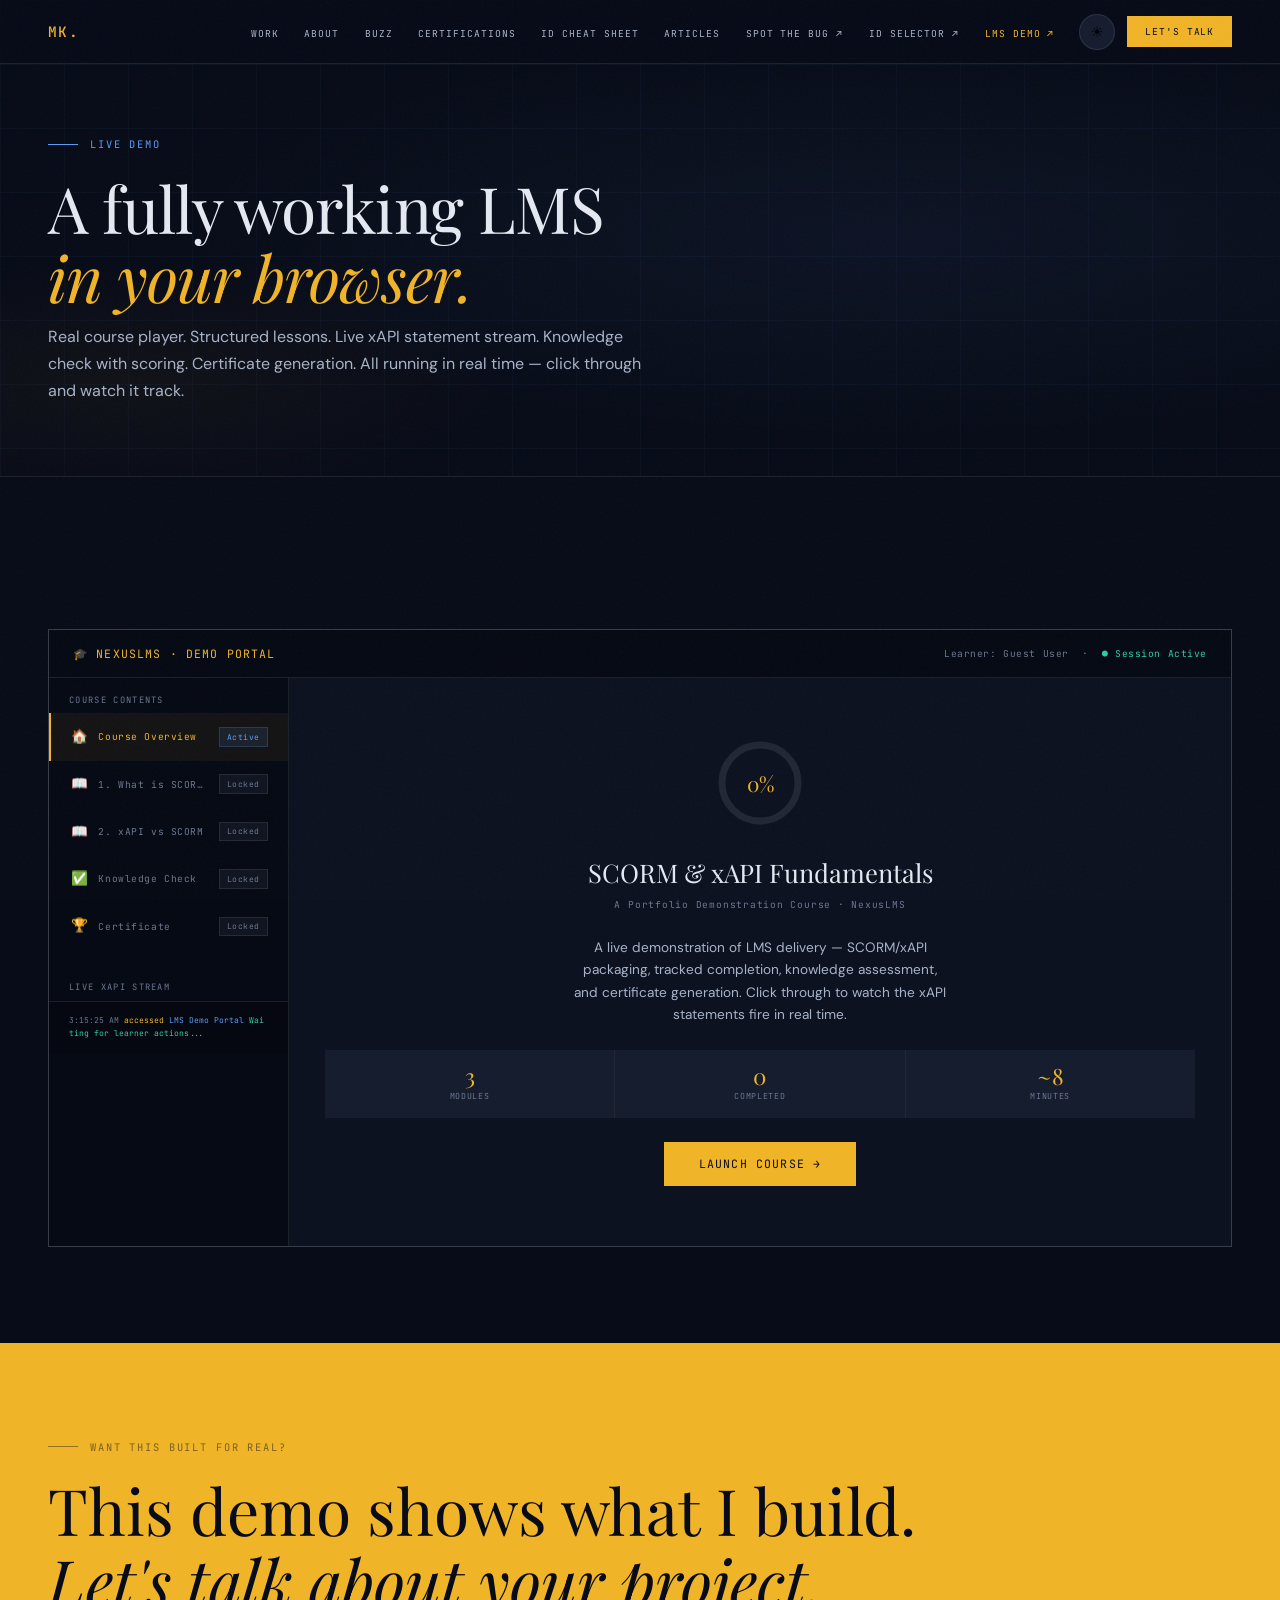
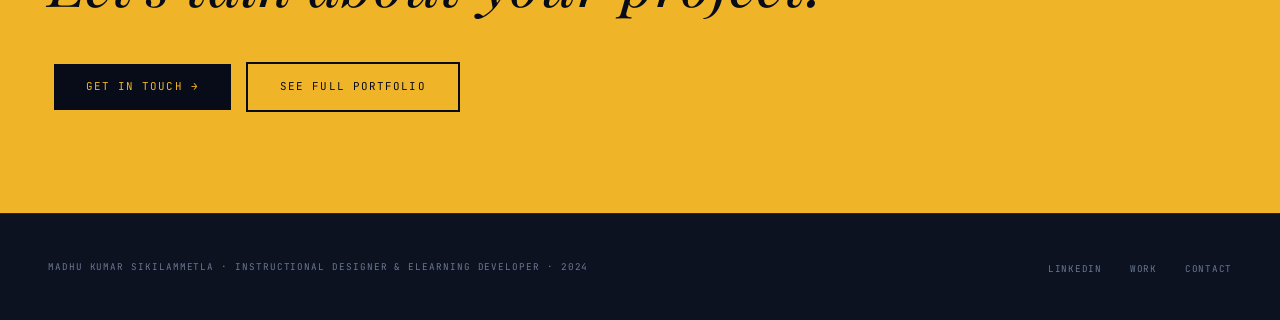
<file: lms-demo.html>
<!DOCTYPE html>
<html lang="en" data-theme="dark">
<head>
<meta charset="UTF-8"><meta name="viewport" content="width=device-width,initial-scale=1">
<title>LMS Demo | Madhu Kumar Sikilammetla</title>
<link rel="stylesheet" href="style.css">
<style>
.lms-shell{background:var(--bg2);border:1px solid var(--border2);overflow:hidden;margin-top:3.5rem}
.lms-topbar{background:#060A14;border-bottom:1px solid var(--border);padding:0 1.5rem;display:flex;align-items:center;justify-content:space-between;height:48px;flex-shrink:0}
.lms-brand{font-family:var(--mono);font-size:.72rem;letter-spacing:.1em;color:var(--gold);text-transform:uppercase;display:flex;align-items:center;gap:.5rem}
.lms-user{font-family:var(--mono);font-size:.6rem;letter-spacing:.06em;color:var(--muted)}
.lms-body{display:grid;grid-template-columns:240px 1fr;min-height:560px}
.lms-sidebar{background:#060A14;border-right:1px solid var(--border);display:flex;flex-direction:column;overflow:hidden}
.lms-sidebar-heading{font-family:var(--mono);font-size:.55rem;letter-spacing:.15em;text-transform:uppercase;color:var(--muted);padding:.9rem 1.25rem .4rem}
.lms-nav-item{padding:.8rem 1.25rem;cursor:pointer;display:flex;align-items:center;gap:.65rem;transition:background .2s;border-left:2px solid transparent;min-width:0}
.lms-nav-item:hover{background:rgba(255,255,255,.03)}
.lms-nav-item.active{background:rgba(240,180,41,.06);border-left-color:var(--gold)}
.lms-nav-icon{font-size:.85rem;flex-shrink:0}
.lms-nav-text{font-family:var(--mono);font-size:.6rem;letter-spacing:.06em;color:var(--muted);white-space:nowrap;overflow:hidden;text-overflow:ellipsis;flex:1}
.lms-nav-item.active .lms-nav-text{color:var(--gold)}
.lms-status-badge{font-family:var(--mono);font-size:.5rem;letter-spacing:.06em;padding:.15rem .45rem;flex-shrink:0}
.sb-done{background:rgba(47,204,161,.12);color:var(--teal);border:1px solid rgba(47,204,161,.2)}
.sb-open{background:rgba(91,156,246,.1);color:var(--blue);border:1px solid rgba(91,156,246,.2)}
.sb-lock{background:rgba(107,120,145,.1);color:var(--muted);border:1px solid var(--border)}
.lms-xapi-mini{padding:.75rem 1.25rem;border-top:1px solid var(--border);background:rgba(0,0,0,.2);font-family:var(--mono);font-size:.5rem;color:var(--teal);line-height:1.7;max-height:120px;overflow-y:auto;word-break:break-all}
.lms-content{padding:2.25rem;overflow-y:auto}
.screen{display:none}.screen.on{display:block}

/* Overview screen */
.ring-wrap{position:relative;width:90px;height:90px;margin:0 auto 1.5rem}
svg.ring{transform:rotate(-90deg)}
.ring-bg{fill:none;stroke:var(--border);stroke-width:7}
.ring-fg{fill:none;stroke:var(--gold);stroke-width:7;stroke-linecap:round;transition:stroke-dashoffset 1s ease}
.ring-pct{position:absolute;inset:0;display:flex;align-items:center;justify-content:center;font-family:var(--serif);font-size:1.3rem;color:var(--gold)}
.course-meta-bar{display:grid;grid-template-columns:repeat(3,1fr);gap:1px;background:var(--border);margin:1.5rem 0}
.cm-item{background:var(--surface);padding:.9rem;text-align:center}
.cm-val{font-family:var(--serif);font-size:1.4rem;color:var(--gold);display:block;line-height:1}
.cm-lbl{font-family:var(--mono);font-size:.52rem;letter-spacing:.08em;text-transform:uppercase;color:var(--muted);display:block;margin-top:.2rem}

/* Lesson screen */
.lesson-num{font-family:var(--mono);font-size:.6rem;letter-spacing:.12em;text-transform:uppercase;color:var(--blue);margin-bottom:.35rem}
.lesson-title{font-family:var(--serif);font-size:1.6rem;font-weight:400;color:var(--text);margin-bottom:1.25rem;line-height:1.2}
.lesson-body{font-family:var(--sans);font-size:.88rem;line-height:1.8;color:var(--text2);margin-bottom:1.25rem}
.lesson-hl{background:var(--surface2);border-left:3px solid var(--gold);padding:1rem 1.4rem;margin:1.25rem 0}
.lesson-hl p{font-family:var(--sans);font-size:.88rem;color:var(--text);margin:0;font-style:italic}
.lesson-nav{display:flex;justify-content:space-between;align-items:center;margin-top:1.75rem;padding-top:1.25rem;border-top:1px solid var(--border)}

/* Quiz screen */
.quiz-q{font-family:var(--serif);font-size:1.2rem;color:var(--text);margin-bottom:1.5rem;line-height:1.4}
.quiz-opt{background:var(--bg3);border:1px solid var(--border);padding:.9rem 1.1rem;margin-bottom:.5rem;cursor:pointer;display:flex;align-items:start;gap:.8rem;transition:all .2s;text-align:left;width:100%}
.quiz-opt:hover{border-color:var(--border2)}.quiz-opt.selected{border-color:var(--blue);background:rgba(91,156,246,.07)}
.quiz-opt.correct{border-color:var(--teal);background:rgba(47,204,161,.07)}.quiz-opt.wrong{border-color:var(--red);background:rgba(240,107,107,.07)}
.qo-key{font-family:var(--mono);font-size:.62rem;color:var(--blue);flex-shrink:0;margin-top:.1rem}
.qo-text{font-family:var(--sans);font-size:.88rem;color:var(--text);line-height:1.4}
.quiz-fb{padding:.9rem 1.25rem;margin-bottom:1.25rem;display:none;font-family:var(--mono);font-size:.62rem;letter-spacing:.05em}
.quiz-fb.show{display:block}
.quiz-fb.c{background:rgba(47,204,161,.08);border:1px solid rgba(47,204,161,.2);color:var(--teal)}
.quiz-fb.w{background:rgba(240,107,107,.08);border:1px solid rgba(240,107,107,.2);color:var(--red)}

/* Certificate screen */
.cert-frame{background:linear-gradient(135deg,#0a0f1e 0%,#161d2f 100%);border:1px solid rgba(240,180,41,.25);padding:2.5rem;text-align:center;position:relative;overflow:hidden}
.cert-frame::before,.cert-frame::after{content:'';position:absolute;border:1px solid rgba(240,180,41,.07);border-radius:50%}
.cert-frame::before{width:300px;height:300px;top:-150px;right:-150px}
.cert-frame::after{width:200px;height:200px;bottom:-100px;left:-100px}
.cert-badge{font-size:2.5rem;margin-bottom:.75rem;display:block}
.cert-issued-lbl{font-family:var(--mono);font-size:.58rem;letter-spacing:.15em;text-transform:uppercase;color:var(--gold);margin-bottom:.4rem}
.cert-title{font-family:var(--serif);font-size:1.6rem;font-weight:400;color:var(--text);margin-bottom:.35rem}
.cert-awarded{font-family:var(--sans);font-size:.82rem;color:var(--muted);margin-bottom:.75rem}
.cert-name{font-family:var(--serif);font-size:2.2rem;font-style:italic;color:var(--gold);border-bottom:1px solid rgba(240,180,41,.25);padding-bottom:.75rem;margin-bottom:.75rem;line-height:1.2}
.cert-detail{font-family:var(--mono);font-size:.58rem;letter-spacing:.08em;color:var(--muted)}
.xapi-full-log{background:#060A14;border:1px solid var(--border);padding:1.1rem;max-height:150px;overflow-y:auto;margin-top:1.5rem}
.xapi-log-title{font-family:var(--mono);font-size:.58rem;letter-spacing:.12em;text-transform:uppercase;color:var(--blue);margin-bottom:.65rem;display:flex;align-items:center;gap:.5rem}
.xapi-stmt{font-family:var(--mono);font-size:.52rem;color:var(--teal);line-height:1.8;border-bottom:1px solid rgba(255,255,255,.04);padding-bottom:.35rem;margin-bottom:.35rem}
.xapi-stmt:last-child{border-bottom:none}
.xapi-verb{color:var(--gold)}.xapi-obj{color:var(--blue)}

@media(max-width:700px){.lms-body{grid-template-columns:1fr}.lms-sidebar{display:none}}
</style>
</head>
<body>
<nav>
  <button class="nav-ham" aria-label="Open menu"><span></span><span></span><span></span></button>
  <a class="nav-logo" href="index.html">MK.</a>
  <div class="nav-spacer"></div>
  <ul class="nav-links">
    <li><a href="work.html">Work</a></li>
    <li><a href="about.html">About</a></li>
    <li><a href="buzz.html">Buzz</a></li>
    <li><a href="certifications.html">Certifications</a></li>
    <li><a href="id-frameworks.html">ID Cheat Sheet</a></li>
    <li><a href="articles.html">Articles</a></li>
    <li><a href="spot-the-bug.html">Spot the Bug ↗</a></li>
    <li><a href="id-model-selector.html">ID Selector ↗</a></li>
    <li><a href="lms-demo.html" class="active">LMS Demo ↗</a></li>
  </ul>
  <button class="theme-toggle" onclick="toggleTheme()" aria-label="Toggle theme">☀️</button>
  <a href="contact.html" class="nav-cta">Let's Talk</a>
</nav>
<div class="mobile-menu">
  <a href="index.html">Home</a>
  <a href="work.html">Work</a>
  <a href="about.html">About</a>
  <a href="buzz.html">Buzz</a>
  <a href="certifications.html">Certifications</a>
  <a href="id-frameworks.html">ID Cheat Sheet</a>
  <a href="articles.html">Articles</a>
  <a href="spot-the-bug.html">Spot the Bug ↗</a>
  <a href="id-model-selector.html">ID Model Selector ↗</a>
  <a href="lms-demo.html">LMS Demo ↗</a>
  <a href="contact.html">Let's Talk</a>
</div>

<div class="page-hero">
  <div class="hero-bg"></div><div class="hero-grid"></div>
  <div class="eyebrow reveal">Live Demo</div>
  <h1 class="display reveal d1">A fully working LMS<br><em>in your browser.</em></h1>
  <p style="font-family:var(--sans);font-size:1rem;color:var(--text2);max-width:600px;margin-top:.75rem;line-height:1.7" class="reveal d2">Real course player. Structured lessons. Live xAPI statement stream. Knowledge check with scoring. Certificate generation. All running in real time — click through and watch it track.</p>
</div>

<section class="section">
  <div class="lms-shell reveal">
    <div class="lms-topbar">
      <div class="lms-brand">🎓 NexusLMS · Demo Portal</div>
      <div class="lms-user" id="session-status">Learner: Guest User &nbsp;·&nbsp; <span style="color:var(--teal)">● Session Active</span></div>
    </div>
    <div class="lms-body">
      <div class="lms-sidebar">
        <div class="lms-sidebar-heading">Course Contents</div>
        <div class="lms-nav-item active" id="nav-overview" onclick="goTo('overview')">
          <span class="lms-nav-icon">🏠</span><span class="lms-nav-text">Course Overview</span>
          <span class="lms-status-badge sb-open" id="st-overview">Active</span>
        </div>
        <div class="lms-nav-item" id="nav-lesson1" onclick="goTo('lesson1')">
          <span class="lms-nav-icon">📖</span><span class="lms-nav-text">1. What is SCORM?</span>
          <span class="lms-status-badge sb-lock" id="st-lesson1">Locked</span>
        </div>
        <div class="lms-nav-item" id="nav-lesson2" onclick="goTo('lesson2')">
          <span class="lms-nav-icon">📖</span><span class="lms-nav-text">2. xAPI vs SCORM</span>
          <span class="lms-status-badge sb-lock" id="st-lesson2">Locked</span>
        </div>
        <div class="lms-nav-item" id="nav-quiz" onclick="goTo('quiz')">
          <span class="lms-nav-icon">✅</span><span class="lms-nav-text">Knowledge Check</span>
          <span class="lms-status-badge sb-lock" id="st-quiz">Locked</span>
        </div>
        <div class="lms-nav-item" id="nav-cert" onclick="goTo('cert')">
          <span class="lms-nav-icon">🏆</span><span class="lms-nav-text">Certificate</span>
          <span class="lms-status-badge sb-lock" id="st-cert">Locked</span>
        </div>
        <div class="lms-sidebar-heading" style="margin-top:1rem">Live xAPI Stream</div>
        <div class="lms-xapi-mini" id="xapi-mini">Waiting for learner actions...</div>
      </div>

      <div class="lms-content">

        <!-- OVERVIEW -->
        <div class="screen on" id="screen-overview">
          <div style="text-align:center;padding:1.5rem 0">
            <div class="ring-wrap">
              <svg class="ring" width="90" height="90" viewBox="0 0 90 90">
                <circle class="ring-bg" cx="45" cy="45" r="38"/>
                <circle class="ring-fg" id="ring-fg" cx="45" cy="45" r="38" stroke-dasharray="238.76" stroke-dashoffset="238.76"/>
              </svg>
              <div class="ring-pct" id="ring-pct">0%</div>
            </div>
            <div style="font-family:var(--serif);font-size:1.6rem;font-weight:400;color:var(--text);margin-bottom:.25rem">SCORM & xAPI Fundamentals</div>
            <div style="font-family:var(--mono);font-size:.6rem;letter-spacing:.08em;color:var(--muted);margin-bottom:1.5rem">A Portfolio Demonstration Course · NexusLMS</div>
            <p style="font-family:var(--sans);font-size:.85rem;color:var(--text2);max-width:380px;margin:0 auto 1.5rem;line-height:1.65">A live demonstration of LMS delivery — SCORM/xAPI packaging, tracked completion, knowledge assessment, and certificate generation. Click through to watch the xAPI statements fire in real time.</p>
            <div class="course-meta-bar">
              <div class="cm-item"><span class="cm-val">3</span><span class="cm-lbl">Modules</span></div>
              <div class="cm-item"><span class="cm-val" id="completed-count">0</span><span class="cm-lbl">Completed</span></div>
              <div class="cm-item"><span class="cm-val">~8</span><span class="cm-lbl">Minutes</span></div>
            </div>
            <button class="btn btn-primary btn-lg" onclick="startCourse()">Launch Course →</button>
          </div>
        </div>

        <!-- LESSON 1 -->
        <div class="screen" id="screen-lesson1">
          <div class="lesson-num">Module 01 of 02</div>
          <div class="lesson-title">What is SCORM?</div>
          <p class="lesson-body">SCORM — Sharable Content Object Reference Model — is the technical standard that allows eLearning content to communicate with a Learning Management System. When you publish a Storyline or Captivate course to SCORM, you're creating a package that any SCORM-compliant LMS can launch, track, and report on.</p>
          <div class="lesson-hl"><p>SCORM tells the LMS three things: did the learner launch the course, did they complete it, and did they pass the assessment. Everything else — where they clicked, how long they paused, which branches they chose — is not captured.</p></div>
          <p class="lesson-body">SCORM 1.2 and SCORM 2004 are the two versions you'll encounter. SCORM 1.2 is older but almost universally supported across LMS platforms. SCORM 2004 adds sequencing and navigation rules but has inconsistent LMS support. In practice, most organisations default to SCORM 1.2 unless they have a specific reason to use 2004.</p>
          <p class="lesson-body">The LMS-SCORM communication happens through a JavaScript API exposed by the LMS in the browser window. The content calls <code style="font-family:var(--mono);font-size:.8rem;color:var(--gold);background:var(--surface);padding:.1rem .4rem">LMSInitialize()</code> on launch and <code style="font-family:var(--mono);font-size:.8rem;color:var(--gold);background:var(--surface);padding:.1rem .4rem">LMSSetValue()</code> to send completion and score data back to the LMS for storage against the learner record.</p>
          <div class="lesson-nav">
            <button class="btn btn-outline btn-sm" onclick="goTo('overview')">← Back</button>
            <button class="btn btn-primary" onclick="completeLesson('lesson1')">Mark Complete & Continue →</button>
          </div>
        </div>

        <!-- LESSON 2 -->
        <div class="screen" id="screen-lesson2">
          <div class="lesson-num">Module 02 of 02</div>
          <div class="lesson-title">xAPI vs SCORM — The Difference That Matters</div>
          <p class="lesson-body">xAPI (Experience API, also known as Tin Can) was designed to fix what SCORM couldn't do. While SCORM is limited to tracking course completions inside an LMS, xAPI can track any learning experience — a conversation, a job task, a simulation, a mobile activity — and send that data to a Learning Record Store anywhere, not just an LMS.</p>
          <div class="lesson-hl"><p>The xAPI statement format is beautifully simple: <strong style="color:var(--gold)">Actor → Verb → Object</strong>. "Madhu completed Module 1." "Guest User answered Question 3 correctly." Every learner interaction becomes structured, queryable data.</p></div>
          <p class="lesson-body">The LRS (Learning Record Store) receives, stores, and queries xAPI statements. Unlike an LMS, it doesn't deliver content — it stores the evidence of learning. You can connect an LRS to Power BI, Tableau, or any analytics platform to build dashboards that show what learners actually did, not just whether they clicked through a course.</p>
          <p class="lesson-body">Use xAPI over SCORM when you need more than pass/fail data, when learning happens outside the LMS, when you want to connect learning data to performance data, or when you're building a serious analytics capability. Otherwise, SCORM 1.2 remains the practical, universally-supported default.</p>
          <div class="lesson-nav">
            <button class="btn btn-outline btn-sm" onclick="goTo('lesson1')">← Back</button>
            <button class="btn btn-primary" onclick="completeLesson('lesson2')">Mark Complete & Take Quiz →</button>
          </div>
        </div>

        <!-- QUIZ -->
        <div class="screen" id="screen-quiz">
          <div class="lesson-num">Knowledge Check</div>
          <div class="lesson-title">Test Your Understanding</div>
          <div id="quiz-q-container"></div>
          <div class="quiz-fb" id="quiz-fb"><span id="quiz-fb-text"></span></div>
          <div style="display:flex;justify-content:space-between;align-items:center;margin-top:.5rem">
            <div style="font-family:var(--mono);font-size:.6rem;color:var(--muted)" id="q-counter">Question 1 of 3</div>
            <button class="btn btn-primary" id="q-submit-btn" onclick="submitQuizAnswer()" disabled>Submit →</button>
          </div>
        </div>

        <!-- CERTIFICATE -->
        <div class="screen" id="screen-cert">
          <div class="cert-frame">
            <span class="cert-badge">🏆</span>
            <div class="cert-issued-lbl">Certificate of Completion</div>
            <div class="cert-title">SCORM & xAPI Fundamentals</div>
            <div class="cert-awarded">This certificate is proudly awarded to</div>
            <div class="cert-name">Guest User</div>
            <div class="cert-awarded">for successfully completing this course with a passing score.</div>
            <div class="cert-detail" id="cert-date" style="margin-top:1.25rem"></div>
          </div>
          <div class="xapi-full-log">
            <div class="xapi-log-title">📡 Full xAPI Statement Log — Generated During This Session</div>
            <div id="xapi-full"></div>
          </div>
          <div style="display:flex;gap:.75rem;margin-top:1.5rem;flex-wrap:wrap">
            <button class="btn btn-primary" onclick="window.print()">Download Certificate</button>
            <a href="work.html" class="btn btn-outline">See Real Projects →</a>
            <button class="btn btn-outline" onclick="restartLMS()">Restart Demo</button>
          </div>
        </div>

      </div><!-- /lms-content -->
    </div><!-- /lms-body -->
  </div><!-- /lms-shell -->
</section>

<div class="cta-band">
  <div class="eyebrow">Want this built for real?</div>
  <div class="cta-band-title">This demo shows what I build.<br><em>Let's talk about your project.</em></div>
  <a href="contact.html" class="btn-dark">Get in Touch →</a>
  <a href="work.html" class="btn-dark outline">See Full Portfolio</a>
</div>
<footer>
  <div class="footer-logo">Madhu Kumar Sikilammetla · Instructional Designer & eLearning Developer · 2024</div>
  <ul class="footer-links"><li><a href="https://www.linkedin.com/in/madhu-kumar-sikilammetla-22694598" target="_blank">LinkedIn</a></li><li><a href="work.html">Work</a></li><li><a href="contact.html">Contact</a></li></ul>
</footer>
<script src="main.js"></script>
<script>
const xLog=[];
const completed={overview:false,lesson1:false,lesson2:false,quiz:false,cert:false};

const quizData=[
  {q:'What does SCORM primarily enable?',opts:['Track any learning experience from any device','Communication between eLearning content and an LMS','Build AR and VR learning experiences','Generate AI-personalised learning paths'],correct:1,exp:'Correct. SCORM enables structured communication between a course package and an LMS — passing completion status, score, and basic tracking data to the learner record.'},
  {q:'What is the correct xAPI statement format?',opts:['Subject → Predicate → Complement','Input → Process → Output','Actor → Verb → Object','Learner → Course → LMS'],correct:2,exp:'Correct. Every xAPI statement follows the Actor → Verb → Object structure. Example: "Guest User completed Module 1."'},
  {q:'When should you choose xAPI over SCORM 1.2?',opts:['When you need faster page loading times','When learning happens outside the LMS and you need detailed behavioural data','When your LMS does not support SCORM packages','When you want to add gamification to your course'],correct:1,exp:'Correct. xAPI is the better choice when learning extends beyond the LMS, or when you need detailed behavioural data beyond the binary pass/fail and completion record SCORM provides.'}
];
let currentQ=0,quizScore=0,selectedOpt=null,qAnswered=false;

function fireXAPI(actor,verb,obj,extra){
  const ts=new Date().toLocaleTimeString();
  const stmt={ts,actor,verb,object:obj,...(extra||{})};
  xLog.push(stmt);
  // mini log in sidebar
  const mini=document.getElementById('xapi-mini');
  mini.innerHTML=`<span style="color:var(--muted)">${ts}</span> <span class="xapi-verb">${verb}</span> <span class="xapi-obj">${obj}</span>\n`+mini.innerHTML;
  // full log on cert screen
  const full=document.getElementById('xapi-full');
  full.innerHTML+=`<div class="xapi-stmt"><span style="color:var(--muted)">${ts}</span> · <span class="xapi-verb">${actor}</span> → <span class="xapi-verb">${verb}</span> → <span class="xapi-obj">${obj}</span>${extra?` · <span style="color:var(--muted);font-size:.48rem">${JSON.stringify(extra)}</span>`:''}</div>`;
}

function updateProgress(){
  const done=Object.values(completed).filter(Boolean).length-1;// exclude cert
  const total=4;
  const pct=Math.max(0,Math.round(done/total*100));
  document.getElementById('completed-count').textContent=done;
  document.getElementById('ring-pct').textContent=pct+'%';
  const offset=238.76*(1-pct/100);
  document.getElementById('ring-fg').style.strokeDashoffset=offset;
}

function setNavStatus(id,cls,text){
  const badge=document.getElementById('st-'+id);
  if(badge){badge.className='lms-status-badge '+cls;badge.textContent=text;}
}

function setNavActive(id){
  document.querySelectorAll('.lms-nav-item').forEach(n=>n.classList.remove('active'));
  const el=document.getElementById('nav-'+id);
  if(el) el.classList.add('active');
}

function goTo(screen){
  document.querySelectorAll('.screen').forEach(s=>s.classList.remove('on'));
  document.getElementById('screen-'+screen).classList.add('on');
  setNavActive(screen);
}

function startCourse(){
  setNavStatus('lesson1','sb-open','Open');
  fireXAPI('Guest User','launched','SCORM & xAPI Fundamentals');
  goTo('lesson1');
}

function completeLesson(id){
  completed[id]=true;
  setNavStatus(id,'sb-done','Done');
  fireXAPI('Guest User','completed','Module: '+(id==='lesson1'?'What is SCORM?':'xAPI vs SCORM'));
  updateProgress();
  if(id==='lesson1'){setNavStatus('lesson2','sb-open','Open');goTo('lesson2');}
  else{setNavStatus('quiz','sb-open','Open');initQuiz();goTo('quiz');}
}

function initQuiz(){currentQ=0;quizScore=0;renderQ();}

function renderQ(){
  qAnswered=false;selectedOpt=null;
  document.getElementById('q-submit-btn').disabled=true;
  document.getElementById('quiz-fb').className='quiz-fb';
  document.getElementById('q-counter').textContent='Question '+(currentQ+1)+' of '+quizData.length;
  const d=quizData[currentQ];
  document.getElementById('quiz-q-container').innerHTML=`<div class="quiz-q">${d.q}</div>${d.opts.map((o,i)=>`<button class="quiz-opt" id="qo${i}" onclick="selectOpt(${i})" aria-pressed="false"><span class="qo-key">${String.fromCharCode(65+i)}</span><span class="qo-text">${o}</span></button>`).join('')}`;
}

function selectOpt(i){
  if(qAnswered) return;
  document.querySelectorAll('.quiz-opt').forEach(o=>o.classList.remove('selected'));
  document.getElementById('qo'+i).classList.add('selected');
  selectedOpt=i;
  document.getElementById('q-submit-btn').disabled=false;
}

function submitQuizAnswer(){
  if(selectedOpt===null||qAnswered) return;
  qAnswered=true;
  const d=quizData[currentQ];
  const ok=(selectedOpt===d.correct);
  if(ok) quizScore++;
  document.getElementById('qo'+selectedOpt).classList.add(ok?'correct':'wrong');
  if(!ok) document.getElementById('qo'+d.correct).classList.add('correct');
  const fb=document.getElementById('quiz-fb');
  document.getElementById('quiz-fb-text').textContent=(ok?'✓ Correct! ':'✗ Incorrect. ')+d.exp;
  fb.className='quiz-fb show '+(ok?'c':'w');
  fireXAPI('Guest User',ok?'answered correctly':'answered incorrectly','Question '+(currentQ+1),{score:ok?1:0});
  setTimeout(()=>{
    currentQ++;
    if(currentQ<quizData.length){renderQ();}
    else{finishQuiz();}
  },2200);
}

function finishQuiz(){
  const pass=(quizScore>=2);
  completed.quiz=true;
  setNavStatus('quiz','sb-done','Done');
  fireXAPI('Guest User',pass?'passed':'failed','Knowledge Check',{score:quizScore,outOf:3});
  updateProgress();
  if(pass){
    completed.cert=true;
    setNavStatus('cert','sb-open','Ready');
    fireXAPI('Guest User','earned','Certificate of Completion');
    document.getElementById('cert-date').textContent='Completed: '+new Date().toLocaleDateString('en-GB',{day:'numeric',month:'long',year:'numeric'});
    goTo('cert');
  } else {
    document.getElementById('quiz-q-container').innerHTML=`<div style="text-align:center;padding:2rem"><div style="font-size:2rem;margin-bottom:.75rem">😕</div><div style="font-family:var(--serif);font-size:1.5rem;color:var(--gold);margin-bottom:.75rem">Score: ${quizScore}/3</div><p style="font-family:var(--sans);font-size:.88rem;color:var(--text2);margin-bottom:1.5rem">You need 2/3 correct to pass. Review the lessons and try again.</p><button class="btn btn-primary" onclick="initQuiz()">Retry Quiz →</button></div>`;
  }
}

function restartLMS(){
  Object.keys(completed).forEach(k=>completed[k]=false);
  currentQ=0;quizScore=0;
  ['lesson1','lesson2','quiz','cert'].forEach(id=>setNavStatus(id,'sb-lock','Locked'));
  setNavStatus('overview','sb-open','Active');
  document.getElementById('xapi-mini').textContent='Waiting for learner actions...';
  document.getElementById('xapi-full').innerHTML='';
  updateProgress();
  goTo('overview');
}

fireXAPI('Guest User','accessed','LMS Demo Portal');
</script>
</body>
</html>
</file>
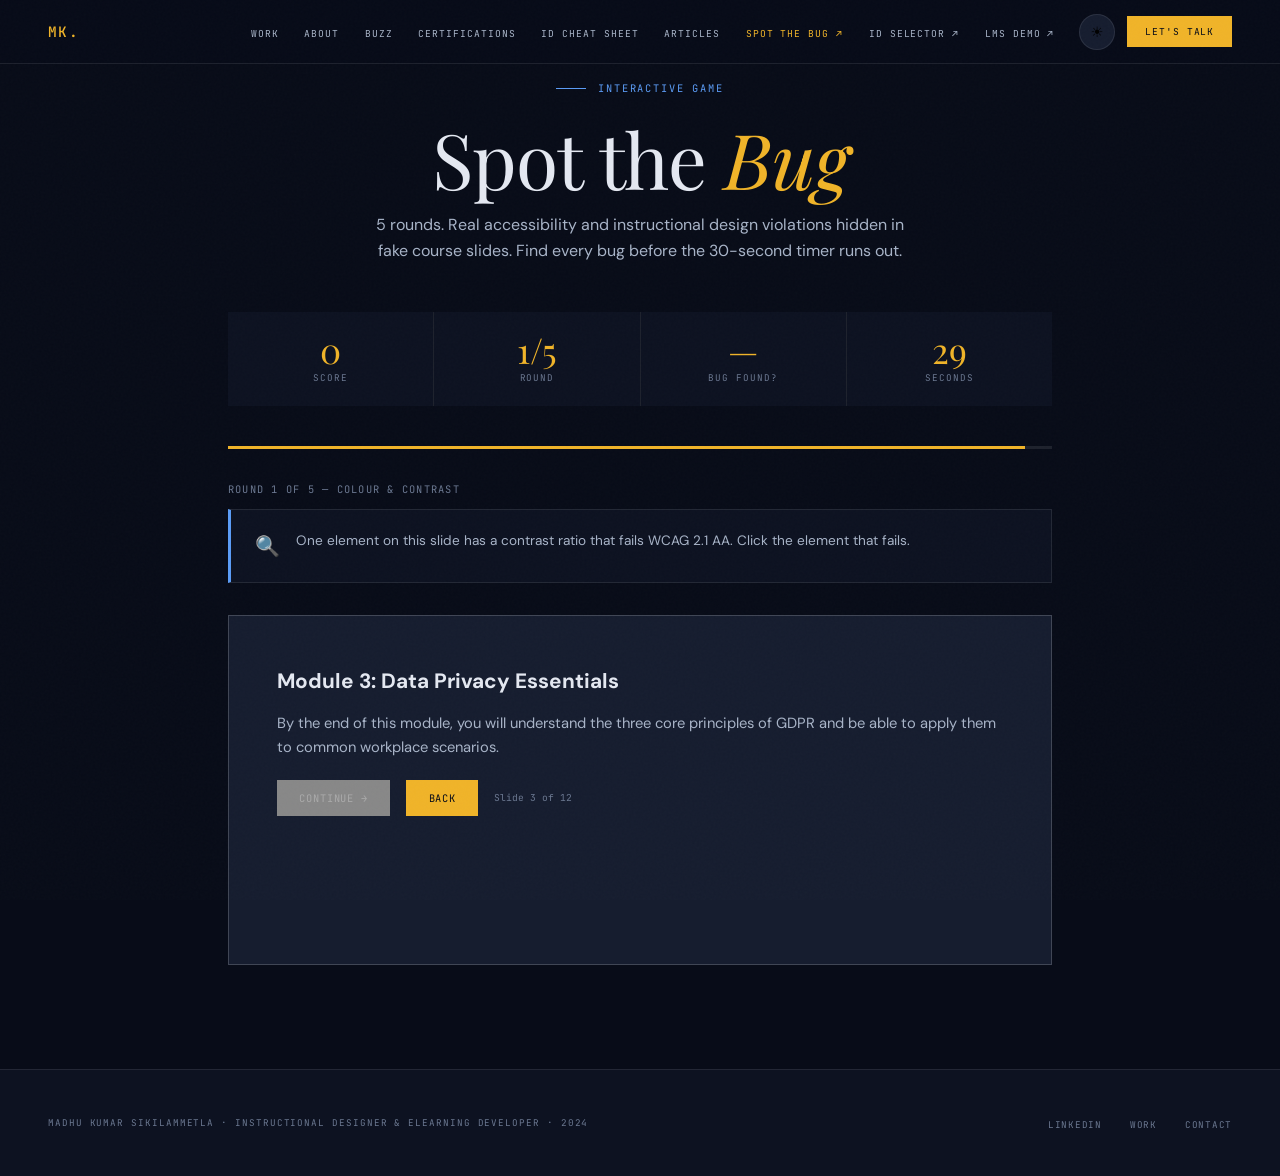
<file: spot-the-bug.html>
<!DOCTYPE html>
<html lang="en" data-theme="dark">
<head>
<meta charset="UTF-8"><meta name="viewport" content="width=device-width,initial-scale=1">
<title>Spot the Bug | Madhu Kumar Sikilammetla</title>
<link rel="stylesheet" href="style.css">
<style>
.game-wrap{max-width:920px;margin:0 auto;padding:5rem var(--ph)}
.game-stats{display:grid;grid-template-columns:repeat(4,1fr);gap:1px;background:var(--border);margin-bottom:2.5rem}
.gs{background:var(--bg2);padding:1.25rem;text-align:center}
.gs-val{font-family:var(--serif);font-size:2.2rem;font-weight:300;color:var(--gold);display:block;line-height:1}
.gs-lbl{font-family:var(--mono);font-size:.58rem;letter-spacing:.1em;text-transform:uppercase;color:var(--muted);display:block;margin-top:.2rem}
.round-label{font-family:var(--mono);font-size:.65rem;letter-spacing:.12em;text-transform:uppercase;color:var(--muted);margin-bottom:.75rem}
.timer-bar{height:3px;background:var(--border);margin-bottom:2rem;overflow:hidden}
.timer-fill{height:100%;background:var(--gold);transition:width 1s linear}
.slide-frame{background:var(--surface);border:1px solid var(--border2);padding:3rem;min-height:350px;position:relative;margin-bottom:1.5rem;cursor:default}
.instruction{background:var(--bg2);border:1px solid var(--border);border-left:3px solid var(--blue);padding:1.25rem 1.5rem;display:flex;align-items:flex-start;gap:1rem;margin-bottom:2rem}
.instruction p{font-family:var(--sans);font-size:.85rem;color:var(--text2);line-height:1.6;margin:0}
.feedback{background:var(--bg2);border:1px solid var(--border);padding:1.5rem 2rem;margin-bottom:1.5rem;display:none}
.feedback.show{display:block}
.feedback.correct{border-left:3px solid var(--teal)}
.feedback.wrong{border-left:3px solid var(--red)}
.feedback-title{font-family:var(--mono);font-size:.65rem;letter-spacing:.1em;text-transform:uppercase;margin-bottom:.7rem}
.feedback.correct .feedback-title{color:var(--teal)}
.feedback.wrong .feedback-title{color:var(--red)}
.feedback-body{font-family:var(--sans);font-size:.88rem;line-height:1.7;color:var(--text2)}
.game-over{display:none;text-align:center;padding:4rem 2rem}
.game-over.show{display:block}
.final-score-num{font-family:var(--serif);font-size:7rem;font-weight:300;color:var(--gold);line-height:1}
.final-msg{font-family:var(--sans);font-size:1rem;color:var(--text2);max-width:480px;margin:1rem auto 2.5rem;line-height:1.65}
/* FAKE SLIDE ELEMENTS */
.fake-heading{font-family:var(--sans);font-size:1.3rem;font-weight:700;color:var(--text);margin-bottom:.85rem}
.fake-body{font-family:var(--sans);font-size:.92rem;line-height:1.65;color:var(--text2);margin-bottom:1.25rem}
.bad-contrast{color:#777!important}
.bad-btn{background:#888;color:#aaa;font-family:var(--mono);font-size:.65rem;letter-spacing:.08em;text-transform:uppercase;padding:.7rem 1.4rem;border:none;cursor:pointer}
.ok-btn{background:var(--gold);color:var(--bg);font-family:var(--mono);font-size:.65rem;letter-spacing:.08em;text-transform:uppercase;padding:.7rem 1.4rem;border:none;cursor:pointer}
.img-box{background:var(--surface2);border:1px dashed var(--border);width:100%;height:90px;display:flex;align-items:center;justify-content:center;font-family:var(--mono);font-size:.6rem;color:var(--muted);margin-bottom:1.25rem}
.opt{background:var(--bg3);border:1px solid var(--border);padding:.9rem 1.25rem;margin-bottom:.5rem;cursor:pointer;display:flex;align-items:flex-start;gap:.85rem;transition:border-color .2s}
.opt:hover{border-color:var(--border2)}
.opt-key{font-family:var(--mono);font-size:.65rem;color:var(--blue);flex-shrink:0;margin-top:.1rem}
.opt-text{font-family:var(--sans);font-size:.9rem;color:var(--text);line-height:1.4}
.hotspot{cursor:pointer;outline:2px solid transparent;outline-offset:3px;transition:outline .2s}
.hotspot:hover{outline-color:rgba(240,180,41,.5)}
.bug-highlight{outline:2px solid var(--teal)!important;outline-offset:4px}
</style>
</head>
<body>
<nav>
  <button class="nav-ham" aria-label="Open menu"><span></span><span></span><span></span></button>
  <a class="nav-logo" href="index.html">MK.</a>
  <div class="nav-spacer"></div>
  <ul class="nav-links">
    <li><a href="work.html">Work</a></li>
    <li><a href="about.html">About</a></li>
    <li><a href="buzz.html">Buzz</a></li>
    <li><a href="certifications.html">Certifications</a></li>
    <li><a href="id-frameworks.html">ID Cheat Sheet</a></li>
    <li><a href="articles.html">Articles</a></li>
    <li><a href="spot-the-bug.html" class="active">Spot the Bug ↗</a></li>
    <li><a href="id-model-selector.html">ID Selector ↗</a></li>
    <li><a href="lms-demo.html">LMS Demo ↗</a></li>
  </ul>
  <button class="theme-toggle" onclick="toggleTheme()" aria-label="Toggle theme">☀️</button>
  <a href="contact.html" class="nav-cta">Let's Talk</a>
</nav>
<div class="mobile-menu">
  <a href="index.html">Home</a>
  <a href="work.html">Work</a>
  <a href="about.html">About</a>
  <a href="buzz.html">Buzz</a>
  <a href="certifications.html">Certifications</a>
  <a href="id-frameworks.html">ID Cheat Sheet</a>
  <a href="articles.html">Articles</a>
  <a href="spot-the-bug.html">Spot the Bug ↗</a>
  <a href="id-model-selector.html">ID Model Selector ↗</a>
  <a href="lms-demo.html">LMS Demo ↗</a>
  <a href="contact.html">Let's Talk</a>
</div>

<div class="game-wrap">
  <div style="text-align:center;margin-bottom:3rem">
    <div class="eyebrow reveal" style="justify-content:center">Interactive Game</div>
    <h1 class="display reveal d1" style="font-size:clamp(2.5rem,6vw,5rem)">Spot the <em>Bug</em></h1>
    <p style="font-family:var(--sans);font-size:1rem;color:var(--text2);max-width:540px;margin:.75rem auto 0;line-height:1.65">5 rounds. Real accessibility and instructional design violations hidden in fake course slides. Find every bug before the 30-second timer runs out.</p>
  </div>

  <div id="quiz-area">
    <div class="game-stats">
      <div class="gs"><span class="gs-val" id="score-disp">0</span><span class="gs-lbl">Score</span></div>
      <div class="gs"><span class="gs-val" id="round-disp">1/5</span><span class="gs-lbl">Round</span></div>
      <div class="gs"><span class="gs-val" id="found-disp">—</span><span class="gs-lbl">Bug Found?</span></div>
      <div class="gs"><span class="gs-val" id="timer-disp">30</span><span class="gs-lbl">Seconds</span></div>
    </div>
    <div class="timer-bar"><div class="timer-fill" id="timer-bar-fill"></div></div>
    <div class="round-label" id="round-title">Round 1 of 5 — Click on the element that contains the bug</div>
    <div class="instruction"><span style="font-size:1.25rem;flex-shrink:0">🔍</span><p id="round-hint">Each fake slide has exactly one accessibility or instructional design bug. Click the broken element. Wrong clicks lose 5 points.</p></div>
    <div class="slide-frame" id="slide-content"></div>
    <div class="feedback" id="feedback-panel"><div class="feedback-title" id="fb-title"></div><div class="feedback-body" id="fb-body"></div></div>
    <div style="display:flex;justify-content:flex-end"><button class="btn btn-primary" id="next-btn" onclick="nextRound()" style="display:none">Next Round →</button></div>
  </div>

  <div class="game-over" id="game-over">
    <div class="eyebrow" style="justify-content:center;margin-bottom:1.5rem">Game Complete</div>
    <div class="final-score-num" id="final-score">0</div>
    <div style="font-family:var(--mono);font-size:.65rem;letter-spacing:.1em;color:var(--muted);margin:.3rem 0 1.5rem">/ 100 points</div>
    <p class="final-msg" id="final-msg"></p>
    <div style="display:flex;gap:.9rem;justify-content:center;flex-wrap:wrap">
      <button class="btn btn-primary" onclick="restartGame()">Play Again →</button>
      <a href="id-frameworks.html" class="btn btn-outline">Read the ID Cheat Sheet</a>
      <a href="work.html" class="btn btn-outline">See Real Projects</a>
    </div>
  </div>
</div>

<footer>
  <div class="footer-logo">Madhu Kumar Sikilammetla · Instructional Designer & eLearning Developer · 2024</div>
  <ul class="footer-links"><li><a href="https://www.linkedin.com/in/madhu-kumar-sikilammetla-22694598" target="_blank">LinkedIn</a></li><li><a href="work.html">Work</a></li><li><a href="contact.html">Contact</a></li></ul>
</footer>
<script src="main.js"></script>
<script>
const rounds=[
  {
    title:'Round 1 of 5 — Colour & Contrast',
    hint:'One element on this slide has a contrast ratio that fails WCAG 2.1 AA. Click the element that fails.',
    html:`<div class="fake-heading">Module 3: Data Privacy Essentials</div>
    <p class="fake-body">By the end of this module, you will understand the three core principles of GDPR and be able to apply them to common workplace scenarios.</p>
    <div style="display:flex;gap:1rem;flex-wrap:wrap;align-items:center">
      <button id="bug-el" class="hotspot bad-btn" onclick="handleClick(true,this)">Continue →</button>
      <button class="hotspot ok-btn" onclick="handleClick(false,this)">Back</button>
      <span class="hotspot" onclick="handleClick(false,this)" style="font-family:var(--mono);font-size:.6rem;color:var(--muted)">Slide 3 of 12</span>
    </div>`,
    correct:'bug-el',
    fbTitle:'❌ Low Contrast Button — WCAG 2.1 AA Fail',
    fbBody:'The "Continue" button has a contrast ratio of approximately 1.4:1 — far below the WCAG 2.1 AA minimum of 4.5:1 for normal text. Learners with low vision, colour deficiency, or those on bright screens cannot read this button. The "Back" button (gold on dark) passes at 7.2:1. The fix: use a foreground/background pair that meets minimum contrast before publishing. Tools: WebAIM Contrast Checker, Colour Contrast Analyser.'
  },
  {
    title:'Round 2 of 5 — Alt Text Strategy',
    hint:'This slide has an image with an accessibility problem. Click the element that is broken.',
    html:`<div class="fake-heading">Step 2: The Compliance Workflow</div>
    <div id="bug-el" class="hotspot img-box" onclick="handleClick(true,this)" role="img" style="cursor:pointer">[ Compliance Workflow Diagram — showing 5 steps ]</div>
    <p class="fake-body">Follow the steps shown above to complete the quarterly compliance review. Each step must be documented in the audit trail system before moving to the next stage.</p>
    <button class="ok-btn" onclick="handleClick(false,this)">Next →</button>`,
    correct:'bug-el',
    fbTitle:'❌ Missing Descriptive Alt Text on Informational Image',
    fbBody:'The workflow diagram has no alt text. A screen reader will announce "image" or skip it entirely — leaving visually impaired learners with no access to the information conveyed. Since the slide says "follow the steps shown above," the image is informational and requires a descriptive alt text that conveys what the diagram communicates. Only decorative images should use alt="" to be skipped by assistive technology. WCAG 2.1 SC 1.1.1.'
  },
  {
    title:'Round 3 of 5 — Cognitive Overload',
    hint:'This slide has a serious instructional design violation. Click the broken element.',
    html:`<div class="fake-heading">Chapter 4: AML Regulations Overview</div>
    <p id="bug-el" class="hotspot fake-body" onclick="handleClick(true,this)" style="cursor:pointer;font-size:.82rem;line-height:1.5">The Anti-Money Laundering (AML) framework establishes a comprehensive regulatory structure requiring financial institutions to implement robust customer due diligence (CDD) procedures including enhanced due diligence (EDD) for high-risk clients, suspicious activity reporting (SAR) requirements with 30-day filing windows, beneficial ownership verification for legal entity customers, correspondent banking relationship oversight, cross-border wire transfer documentation under FATF Recommendation 16, internal controls, independent auditing, employee training programmes, record retention obligations under the Bank Secrecy Act (BSA) as amended by the USA PATRIOT Act Section 326, all of which must be integrated into a unified compliance management system reviewed annually by the Chief Compliance Officer and reported to the Board Risk Committee.</p>
    <button class="ok-btn" onclick="handleClick(false,this)">I Understand →</button>`,
    correct:'bug-el',
    fbTitle:'❌ Cognitive Overload — Text Dump Violates Cognitive Load Theory',
    fbBody:'This paragraph contains 12 distinct concepts, 7 acronyms, and 3 legal references — presented as one unbroken wall of text. Cognitive Load Theory (Sweller, 1988) shows that working memory can hold approximately 4–7 items. This slide demands 12+. The ID fix: chunk content into digestible pieces across multiple screens, use progressive disclosure, create visual hierarchy with headers, and apply Action Mapping to eliminate content that doesn\'t support a specific learner decision.'
  },
  {
    title:'Round 4 of 5 — Assessment Misalignment',
    hint:'This knowledge check question has a serious ID problem. Click the broken element.',
    html:`<div class="fake-heading">Knowledge Check</div>
    <p class="fake-body">This GDPR compliance course is designed to ensure employees handle personal data correctly at all times.</p>
    <div id="bug-el" class="hotspot" onclick="handleClick(true,this)" style="cursor:pointer">
      <p style="font-family:var(--sans);font-size:.92rem;color:var(--text);margin-bottom:1rem">Q: What does GDPR stand for?</p>
      <div class="opt"><div class="opt-key">A</div><div class="opt-text">General Data Protection Regulation</div></div>
      <div class="opt"><div class="opt-key">B</div><div class="opt-text">Global Data Privacy Requirement</div></div>
      <div class="opt"><div class="opt-key">C</div><div class="opt-text">General Digital Privacy Rules</div></div>
    </div>`,
    correct:'bug-el',
    fbTitle:'❌ Bloom\'s Level 1 Assessment for a Level 3 Performance Objective',
    fbBody:'This question tests whether learners can recall an acronym definition — Bloom\'s Level 1 (Remember). But GDPR compliance training exists to change behaviour: how employees handle, store, and share personal data. That requires Level 3 (Apply) or Level 4 (Analyse) assessment. The correct question: present a realistic workplace scenario — "An employee receives a request from a customer to see all data held about them. What should the employee do?" — and require a decision, not a definition. Recall of the acronym has zero correlation with compliance performance.'
  },
  {
    title:'Round 5 of 5 — Tab Order Bug',
    hint:'This drag-and-drop interaction has an accessibility architecture problem. Click the broken element.',
    html:`<div class="fake-heading">Arrange the Steps in Correct Order</div>
    <p class="fake-body">Tab through and press Enter to select. Arrange the compliance steps in the correct sequence.</p>
    <div id="bug-el" class="hotspot" onclick="handleClick(true,this)" style="display:grid;grid-template-columns:1fr 1fr;gap:.75rem;cursor:pointer">
      <button tabindex="3" style="background:var(--surface2);border:1px solid var(--border);color:var(--text);padding:.9rem;font-family:var(--sans);font-size:.85rem;text-align:left">Step 3: Submit SAR Report</button>
      <button tabindex="1" style="background:var(--surface2);border:1px solid var(--border);color:var(--text);padding:.9rem;font-family:var(--sans);font-size:.85rem;text-align:left">Step 1: Identify the Risk</button>
      <button tabindex="4" style="background:var(--surface2);border:1px solid var(--border);color:var(--text);padding:.9rem;font-family:var(--sans);font-size:.85rem;text-align:left">Step 4: Document Outcome</button>
      <button tabindex="2" style="background:var(--surface2);border:1px solid var(--border);color:var(--text);padding:.9rem;font-family:var(--sans);font-size:.85rem;text-align:left">Step 2: Assess Evidence</button>
    </div>
    <button class="ok-btn" style="margin-top:1.25rem" onclick="handleClick(false,this)" tabindex="5">Submit →</button>`,
    correct:'bug-el',
    fbTitle:'❌ Illogical Tab Order — Keyboard Navigation Broken',
    fbBody:'The tab order jumps: top-right (Step 3) → bottom-left (Step 1) → top-left (Step 4) → bottom-right (Step 2). A keyboard user tabbing through this interaction encounters a disorienting, non-sequential focus flow that does not match visual reading order. In Storyline, tab order defaults to object creation order — not layout order. You must explicitly set it in the Tab Order dialog for every interaction. WCAG 2.1 SC 2.4.3: Focus order must preserve meaning and operability. Fix: set tab order top-left → top-right → bottom-left → bottom-right, matching visual reading flow.'
  }
];

let round=0,score=0,timer=30,interval=null,done=false;

function renderRound(){
  const r=rounds[round];
  done=false;
  document.getElementById('round-disp').textContent=(round+1)+'/5';
  document.getElementById('found-disp').textContent='—';
  document.getElementById('round-title').textContent=r.title;
  document.getElementById('round-hint').textContent=r.hint;
  document.getElementById('slide-content').innerHTML=r.html;
  document.getElementById('feedback-panel').className='feedback';
  document.getElementById('next-btn').style.display='none';
  startTimer();
}

function startTimer(){
  timer=30;
  document.getElementById('timer-disp').textContent=30;
  document.getElementById('timer-bar-fill').style.width='100%';
  clearInterval(interval);
  interval=setInterval(()=>{
    timer--;
    document.getElementById('timer-disp').textContent=timer;
    document.getElementById('timer-bar-fill').style.width=(timer/30*100)+'%';
    if(timer<=0){ clearInterval(interval); if(!done) timeUp(); }
  },1000);
}

function handleClick(correct,el){
  if(done) return;
  done=true;
  clearInterval(interval);
  const r=rounds[round];
  const fb=document.getElementById('feedback-panel');
  const fbt=document.getElementById('fb-title');
  const fbb=document.getElementById('fb-body');
  if(correct){
    score+=20;
    document.getElementById('score-disp').textContent=score;
    document.getElementById('found-disp').textContent='✓ Found!';
    if(el) el.classList.add('bug-highlight');
    fbt.textContent='✓ '+r.fbTitle;
    fb.className='feedback show correct';
  } else {
    score=Math.max(0,score-5);
    document.getElementById('score-disp').textContent=score;
    document.getElementById('found-disp').textContent='✗ Missed';
    fbt.textContent='✗ Wrong element — 5 points deducted';
    fb.className='feedback show wrong';
    // Highlight actual bug
    setTimeout(()=>{
      const bug=document.getElementById(r.correct);
      if(bug) bug.classList.add('bug-highlight');
    },500);
  }
  fbb.textContent=r.fbBody;
  document.getElementById('next-btn').style.display='inline-flex';
}

function timeUp(){
  done=true;
  const r=rounds[round];
  const fb=document.getElementById('feedback-panel');
  document.getElementById('fb-title').textContent='⏱ Time\'s up!';
  document.getElementById('fb-body').textContent='The bug: '+r.fbBody;
  fb.className='feedback show wrong';
  const bug=document.getElementById(r.correct);
  if(bug) bug.classList.add('bug-highlight');
  document.getElementById('next-btn').style.display='inline-flex';
}

function nextRound(){
  round++;
  if(round>=rounds.length){ endGame(); return; }
  renderRound();
}

function endGame(){
  document.getElementById('quiz-area').style.display='none';
  document.getElementById('game-over').classList.add('show');
  document.getElementById('final-score').textContent=score;
  const msgs=[
    'Keep practising — try the ID Cheat Sheet to sharpen your eye.',
    'Getting there — you caught a few but missed some subtle ones.',
    'Solid score — you have a good eye for accessibility violations.',
    'Excellent — you\'re thinking like an accessibility engineer.',
    'Perfect score! You\'re ready to audit real courses professionally.'
  ];
  document.getElementById('final-msg').textContent=msgs[Math.min(Math.floor(score/20),4)];
}

function restartGame(){
  round=0;score=0;
  document.getElementById('score-disp').textContent=0;
  document.getElementById('quiz-area').style.display='block';
  document.getElementById('game-over').classList.remove('show');
  renderRound();
}

renderRound();
</script>
</body>
</html>
</file>
<file: style.css>
@import url('https://fonts.googleapis.com/css2?family=Playfair+Display:ital,wght@0,400;0,600;0,700;1,400;1,600&family=DM+Sans:ital,wght@0,300;0,400;0,500;0,600;1,400&family=JetBrains+Mono:wght@400;500&display=swap');

/* ============================================================
   DARK THEME (default)
   ============================================================ */
:root {
  --bg:        #080C18;
  --bg2:       #0D1221;
  --bg3:       #111828;
  --surface:   #161D2F;
  --surface2:  #1C2438;
  --border:    rgba(255,255,255,0.09);
  --border2:   rgba(255,255,255,0.18);
  --text:      #E4E8F1;
  --text2:     #A8B4C8;
  --muted:     #6B7891;
  --blue:      #5B9CF6;
  --blue-dim:  rgba(91,156,246,.1);
  --gold:      #F0B429;
  --gold-dim:  rgba(240,180,41,.08);
  --teal:      #2FCCA1;
  --red:       #F06B6B;
  --serif:     'Playfair Display',Georgia,serif;
  --sans:      'DM Sans',system-ui,sans-serif;
  --mono:      'JetBrains Mono','Fira Code',monospace;
  --nav-h:     64px;
  --ph:        3rem;
  --sv:        6rem;
  --shadow:    0 4px 24px rgba(0,0,0,.4);
  --card-hover:#111828;
  --nav-bg:    rgba(8,12,24,.92);
}

/* ============================================================
   LIGHT THEME
   ============================================================ */
[data-theme="light"] {
  --bg:        #F8F9FC;
  --bg2:       #EFF1F7;
  --bg3:       #E8EBF3;
  --surface:   #FFFFFF;
  --surface2:  #F0F2F8;
  --border:    rgba(0,0,0,0.1);
  --border2:   rgba(0,0,0,0.2);
  --text:      #0F1420;
  --text2:     #3A4560;
  --muted:     #7A86A3;
  --blue:      #1A6CF0;
  --blue-dim:  rgba(26,108,240,.08);
  --gold:      #C8880A;
  --gold-dim:  rgba(200,136,10,.07);
  --teal:      #0E9E77;
  --red:       #D44040;
  --shadow:    0 4px 24px rgba(0,0,0,.12);
  --card-hover:#E8EBF3;
  --nav-bg:    rgba(248,249,252,.95);
}

/* ============================================================
   RESET
   ============================================================ */
*,*::before,*::after{box-sizing:border-box;margin:0;padding:0}
html{scroll-behavior:smooth;-webkit-tap-highlight-color:transparent}
body{
  background:var(--bg);
  color:var(--text);
  font-family:var(--sans);
  font-size:16px;
  line-height:1.6;
  overflow-x:hidden;
  -webkit-font-smoothing:antialiased;
  transition:background .3s,color .3s;
}
body::after{
  content:'';position:fixed;inset:0;z-index:9998;pointer-events:none;
  background-image:url("data:image/svg+xml,%3Csvg viewBox='0 0 512 512' xmlns='http://www.w3.org/2000/svg'%3E%3Cfilter id='n'%3E%3CfeTurbulence type='fractalNoise' baseFrequency='0.75' numOctaves='4' stitchTiles='stitch'/%3E%3C/filter%3E%3Crect width='100%25' height='100%25' filter='url(%23n)' opacity='1'/%3E%3C/svg%3E");
  opacity:.02;
}
[data-theme="light"] body::after{opacity:.015}
a{color:inherit;text-decoration:none}
img{max-width:100%;display:block}
button{cursor:pointer;font-family:inherit}

/* ============================================================
   NAVIGATION — hamburger LEFT, MK logo, links, toggle, CTA
   ============================================================ */
nav{
  position:fixed;top:0;left:0;right:0;z-index:500;
  height:var(--nav-h);
  display:flex;align-items:center;gap:.75rem;
  padding:0 var(--ph);
  background:var(--nav-bg);
  backdrop-filter:blur(20px) saturate(180%);
  border-bottom:1px solid var(--border);
  transition:background .3s;
}
/* Hamburger — always first child, visible only on mobile */
.nav-ham{
  display:none;
  flex-direction:column;
  justify-content:center;
  gap:5px;
  width:36px;height:36px;
  padding:6px;
  background:none;border:none;
  cursor:pointer;flex-shrink:0;
  order:-1;
}
.nav-ham span{width:20px;height:2px;background:var(--text);display:block;transition:all .3s;border-radius:1px}
.nav-ham.open span:nth-child(1){transform:rotate(45deg) translate(5px,5px)}
.nav-ham.open span:nth-child(2){opacity:0;transform:scaleX(0)}
.nav-ham.open span:nth-child(3){transform:rotate(-45deg) translate(5px,-5px)}

.nav-logo{
  font-family:var(--mono);font-size:.9rem;font-weight:500;
  letter-spacing:.1em;color:var(--gold);text-transform:uppercase;
  flex-shrink:0;text-decoration:none;transition:opacity .2s;
}
.nav-logo:hover{opacity:.8}

/* Spacer pushes links to center/right */
.nav-spacer{flex:1}

.nav-links{
  display:flex;align-items:center;list-style:none;gap:0;
}
.nav-links a{
  font-family:var(--mono);font-size:.6rem;letter-spacing:.1em;
  text-transform:uppercase;color:var(--text2);
  padding:.5rem .8rem;transition:color .2s;white-space:nowrap;
}
.nav-links a:hover,.nav-links a.active{color:var(--gold)}

/* Theme toggle button */
.theme-toggle{
  width:36px;height:36px;border-radius:50%;
  background:var(--surface);border:1px solid var(--border);
  display:flex;align-items:center;justify-content:center;
  font-size:.9rem;cursor:pointer;flex-shrink:0;
  transition:all .2s;
}
.theme-toggle:hover{border-color:var(--gold);background:var(--gold-dim)}

.nav-cta{
  font-family:var(--mono);font-size:.6rem;letter-spacing:.1em;
  text-transform:uppercase;color:var(--bg);background:var(--gold);
  padding:.5rem 1.1rem;border:none;transition:opacity .2s;
  white-space:nowrap;flex-shrink:0;text-decoration:none;
  display:inline-block;
}
.nav-cta:hover{opacity:.85}

/* Mobile nav drawer */
.mobile-menu{
  display:none;position:fixed;
  top:var(--nav-h);left:0;right:0;
  background:var(--nav-bg);
  backdrop-filter:blur(20px);
  border-bottom:1px solid var(--border);
  padding:1rem var(--ph) 1.5rem;
  z-index:499;
  flex-direction:column;
  max-height:calc(100vh - var(--nav-h));
  overflow-y:auto;
}
.mobile-menu.open{display:flex}
.mobile-menu a{
  font-family:var(--mono);font-size:.72rem;letter-spacing:.1em;
  text-transform:uppercase;color:var(--text2);
  padding:.85rem 0;border-bottom:1px solid var(--border);
  transition:color .2s;
}
.mobile-menu a:last-child{border-bottom:none}
.mobile-menu a:hover,.mobile-menu a.active{color:var(--gold)}

/* ============================================================
   BUTTONS
   ============================================================ */
.btn{
  display:inline-flex;align-items:center;gap:.5rem;
  font-family:var(--mono);font-size:.68rem;letter-spacing:.1em;
  text-transform:uppercase;padding:.85rem 1.75rem;
  border:none;cursor:pointer;transition:all .2s;
  text-decoration:none;line-height:1;
}
.btn-primary{background:var(--gold);color:#080C18}.btn-primary:hover{opacity:.88}
.btn-blue{background:var(--blue);color:#080C18}.btn-blue:hover{opacity:.88}
.btn-outline{background:transparent;color:var(--text);border:1px solid var(--border2)}.btn-outline:hover{border-color:var(--gold);color:var(--gold)}
.btn-sm{padding:.55rem 1.1rem;font-size:.6rem}
.btn-lg{padding:1rem 2.2rem;font-size:.72rem}
.btn-dark{
  font-family:var(--mono);font-size:.68rem;letter-spacing:.1em;
  text-transform:uppercase;color:var(--gold);background:var(--bg);
  border:none;padding:.9rem 2rem;cursor:pointer;
  text-decoration:none;display:inline-flex;align-items:center;
  gap:.5rem;margin:.35rem;transition:opacity .2s;
}
.btn-dark:hover{opacity:.85}
.btn-dark.outline{color:#080C18;background:transparent;border:2px solid #080C18}

/* ============================================================
   TYPOGRAPHY
   ============================================================ */
h1.display,h2.display,.display{
  font-family:var(--serif);font-size:clamp(2.2rem,5vw,4.5rem);
  font-weight:400;line-height:1.08;letter-spacing:-.015em;color:var(--text);
}
h1.display-xl{
  font-family:var(--serif);font-size:clamp(3rem,7vw,6.5rem);
  font-weight:400;line-height:1.03;letter-spacing:-.025em;color:var(--text);
}
h1.display-xl em,h2.display em,.display em{font-style:italic;color:var(--gold)}

.eyebrow{
  display:flex;align-items:center;gap:.75rem;
  font-family:var(--mono);font-size:.65rem;letter-spacing:.18em;
  text-transform:uppercase;color:var(--blue);margin-bottom:1.25rem;
}
.eyebrow::before{content:'';width:30px;height:1px;background:var(--blue);flex-shrink:0}
.eyebrow.g{color:var(--gold)}.eyebrow.g::before{background:var(--gold)}

/* ============================================================
   TAGS
   ============================================================ */
.tag{
  display:inline-block;font-family:var(--mono);font-size:.56rem;
  letter-spacing:.08em;text-transform:uppercase;
  color:var(--text2);border:1px solid var(--border);
  padding:.22rem .6rem;background:var(--surface);
}
.tag-b{color:var(--blue);border-color:rgba(91,156,246,.25);background:var(--blue-dim)}
.tag-g{color:var(--gold);border-color:rgba(240,180,41,.25);background:var(--gold-dim)}
.tags{display:flex;flex-wrap:wrap;gap:.4rem}

/* ============================================================
   PAGE HERO
   ============================================================ */
.page-hero{
  padding:calc(var(--nav-h) + 4.5rem) var(--ph) 4.5rem;
  position:relative;overflow:hidden;
  border-bottom:1px solid var(--border);
}
.hero-bg{
  position:absolute;inset:0;pointer-events:none;
  background:radial-gradient(ellipse 80% 60% at 70% 50%,rgba(91,156,246,.06) 0%,transparent 70%),
              radial-gradient(ellipse 50% 40% at 10% 80%,rgba(240,180,41,.04) 0%,transparent 60%);
}
.hero-grid{
  position:absolute;inset:0;pointer-events:none;
  background-image:
    linear-gradient(rgba(91,156,246,.04) 1px,transparent 1px),
    linear-gradient(90deg,rgba(91,156,246,.04) 1px,transparent 1px);
  background-size:64px 64px;
}

/* ============================================================
   SECTIONS
   ============================================================ */
.section{padding:var(--sv) var(--ph)}
.section-alt{background:var(--bg2)}

/* ============================================================
   TICKER
   ============================================================ */
.ticker-wrap{
  overflow:hidden;background:var(--bg2);
  border-top:1px solid var(--border);border-bottom:1px solid var(--border);
  padding:.9rem 0;
}
.ticker-inner{display:flex;width:max-content;animation:tick 40s linear infinite}
.ticker-inner:hover{animation-play-state:paused}
@keyframes tick{from{transform:translateX(0)}to{transform:translateX(-50%)}}
.ticker-item{
  font-family:var(--mono);font-size:.62rem;letter-spacing:.1em;
  text-transform:uppercase;color:var(--muted);
  padding:0 2.5rem;white-space:nowrap;
  display:flex;align-items:center;gap:2.5rem;
}
.ticker-item::after{content:'◆';color:var(--blue);font-size:.4rem}

/* ============================================================
   AVAILABILITY DOT
   ============================================================ */
.dot-avail{
  display:inline-block;width:7px;height:7px;
  background:var(--teal);border-radius:50%;
  margin-right:.4rem;vertical-align:middle;
  animation:dp 2s ease-in-out infinite;
}
@keyframes dp{
  0%,100%{box-shadow:0 0 0 0 rgba(47,204,161,.5);opacity:1}
  50%{box-shadow:0 0 0 6px rgba(47,204,161,0);opacity:.8}
}

/* ============================================================
   REVEAL ANIMATIONS
   ============================================================ */
.reveal{opacity:0;transform:translateY(24px);transition:opacity .7s ease,transform .7s ease}
.reveal.in{opacity:1;transform:translateY(0)}
.reveal.d1{transition-delay:.1s}.reveal.d2{transition-delay:.2s}.reveal.d3{transition-delay:.3s}

/* ============================================================
   CARDS
   ============================================================ */
.card-grid-2{display:grid;grid-template-columns:1fr 1fr;gap:1px;background:var(--border)}
.card-grid-3{display:grid;grid-template-columns:repeat(3,1fr);gap:1px;background:var(--border)}
.card{
  background:var(--bg2);padding:2.25rem;
  transition:background .3s;position:relative;overflow:hidden;
}
.card::before{
  content:'';position:absolute;top:0;left:0;
  width:3px;height:0;background:var(--gold);transition:height .35s;
}
.card:hover{background:var(--card-hover)}.card:hover::before{height:100%}
.card-num{font-family:var(--mono);font-size:.58rem;letter-spacing:.12em;color:var(--muted);margin-bottom:.4rem}
.card-cat{font-family:var(--mono);font-size:.58rem;letter-spacing:.1em;text-transform:uppercase;color:var(--blue);margin-bottom:.55rem}
.card-title{font-family:var(--serif);font-size:1.35rem;font-weight:600;color:var(--text);line-height:1.2;margin-bottom:.7rem}
.card-body{font-family:var(--sans);font-size:.88rem;line-height:1.65;color:var(--text2);margin-bottom:1rem}
.card-arrow{font-family:var(--mono);font-size:.62rem;letter-spacing:.08em;color:var(--gold);display:inline-flex;align-items:center;gap:.4rem;transition:gap .2s}
.card:hover .card-arrow{gap:.7rem}

/* ============================================================
   PROJECT CARDS
   ============================================================ */
.project-card{
  background:var(--bg2);overflow:hidden;
  position:relative;display:flex;flex-direction:column;
  transition:background .3s;
}
.project-card:hover{background:var(--card-hover)}
.project-card::before{
  content:'';position:absolute;top:0;left:0;
  width:3px;height:0;background:var(--gold);
  transition:height .35s;z-index:2;
}
.project-card:hover::before{height:100%}
.proj-thumb{
  position:relative;width:100%;aspect-ratio:16/9;
  overflow:hidden;background:var(--surface);
  border-bottom:1px solid var(--border);
}
.proj-thumb img{
  width:100%;height:100%;object-fit:cover;
  transition:transform .5s ease;
}
.project-card:hover .proj-thumb img{transform:scale(1.05)}
.proj-overlay{
  position:absolute;inset:0;
  background:linear-gradient(to bottom,transparent 50%,rgba(8,12,24,.88) 100%);
  display:flex;align-items:flex-end;padding:1rem 1.25rem;
  opacity:0;transition:opacity .3s;
}
.project-card:hover .proj-overlay{opacity:1}
.proj-cta{
  font-family:var(--mono);font-size:.6rem;letter-spacing:.1em;
  text-transform:uppercase;color:var(--gold);
  display:flex;align-items:center;gap:.4rem;
}
.proj-body{padding:1.75rem;flex:1;display:flex;flex-direction:column}
.proj-num{font-family:var(--mono);font-size:.55rem;letter-spacing:.12em;color:var(--muted);margin-bottom:.35rem}
.proj-cat{font-family:var(--mono);font-size:.58rem;letter-spacing:.1em;text-transform:uppercase;color:var(--blue);margin-bottom:.5rem}
.proj-title{font-family:var(--serif);font-size:1.2rem;font-weight:600;color:var(--text);line-height:1.25;margin-bottom:.65rem}
.proj-desc{font-family:var(--sans);font-size:.85rem;line-height:1.6;color:var(--text2);flex:1;margin-bottom:.9rem}
.proj-id{
  background:var(--gold-dim);border:1px solid rgba(240,180,41,.18);
  padding:.55rem .85rem;margin-bottom:.85rem;
  display:flex;align-items:flex-start;gap:.6rem;flex-wrap:wrap;
}
.proj-id-lbl{font-family:var(--mono);font-size:.53rem;letter-spacing:.1em;text-transform:uppercase;color:var(--gold);white-space:nowrap}
.proj-id-val{font-family:var(--sans);font-size:.78rem;color:var(--text)}
.proj-footer{display:flex;align-items:center;justify-content:space-between;padding-top:1rem;border-top:1px solid var(--border)}
.proj-arrow{font-family:var(--mono);font-size:.6rem;letter-spacing:.08em;color:var(--gold);display:flex;align-items:center;gap:.35rem;transition:gap .2s}
.project-card:hover .proj-arrow{gap:.7rem}

/* ============================================================
   MODAL
   ============================================================ */
.modal-bg{
  position:fixed;inset:0;z-index:1000;
  background:rgba(8,12,24,.94);backdrop-filter:blur(14px);
  display:none;align-items:center;justify-content:center;padding:2rem;
}
.modal-bg.open{display:flex}
.modal{
  background:var(--bg3);border:1px solid var(--border2);
  width:100%;max-width:840px;max-height:90vh;
  overflow-y:auto;position:relative;
}
.modal-x{
  position:sticky;top:1rem;float:right;margin:1rem 1rem 0 0;
  background:var(--surface2);border:1px solid var(--border);
  color:var(--text2);width:32px;height:32px;
  display:flex;align-items:center;justify-content:center;
  font-size:.9rem;cursor:pointer;z-index:2;transition:all .2s;
}
.modal-x:hover{color:var(--gold);border-color:var(--gold)}
.modal-img{width:100%;aspect-ratio:16/9;object-fit:cover;display:block}
.modal-body{padding:2.25rem}
.modal-section{
  font-family:var(--mono);font-size:.6rem;letter-spacing:.12em;
  text-transform:uppercase;color:var(--blue);
  padding-bottom:.5rem;border-bottom:1px solid var(--border);
  margin-bottom:.85rem;margin-top:2rem;
}
.modal-section:first-of-type{margin-top:0}
.modal-text{font-family:var(--sans);font-size:.9rem;line-height:1.75;color:var(--text2);margin-bottom:.9rem}
.modal-id-box{background:var(--gold-dim);border:1px solid rgba(240,180,41,.2);padding:1rem 1.25rem;margin:1.25rem 0}
.modal-id-lbl{font-family:var(--mono);font-size:.55rem;letter-spacing:.1em;text-transform:uppercase;color:var(--gold);margin-bottom:.35rem}
.modal-id-txt{font-family:var(--sans);font-size:.88rem;color:var(--text);line-height:1.6}
.modal-actions{display:flex;gap:.75rem;flex-wrap:wrap;margin-top:2rem;padding-top:1.5rem;border-top:1px solid var(--border)}

/* ============================================================
   TIMELINE
   ============================================================ */
.timeline{position:relative}
.timeline::before{content:'';position:absolute;left:100px;top:0;bottom:0;width:1px;background:var(--border)}
.tl-item{display:grid;grid-template-columns:100px 1fr;gap:2.5rem;padding:2rem 0;border-bottom:1px solid var(--border)}
.tl-year{font-family:var(--mono);font-size:.62rem;letter-spacing:.1em;color:var(--blue);text-align:right;padding-right:2rem;padding-top:.2rem;position:relative}
.tl-year::after{content:'';position:absolute;right:-5px;top:.35rem;width:9px;height:9px;background:var(--blue);border-radius:50%;border:2px solid var(--bg)}
.tl-role{font-family:var(--sans);font-size:1rem;font-weight:600;color:var(--text);margin-bottom:.2rem}
.tl-org{font-family:var(--mono);font-size:.58rem;letter-spacing:.08em;color:var(--muted);margin-bottom:.6rem}
.tl-desc{font-family:var(--sans);font-size:.86rem;line-height:1.65;color:var(--text2)}

/* ============================================================
   SKILL BARS
   ============================================================ */
.sbar{margin-bottom:1.1rem}
.sbar-hd{display:flex;justify-content:space-between;margin-bottom:.35rem}
.sbar-name{font-family:var(--sans);font-size:.85rem;color:var(--text)}
.sbar-pct{font-family:var(--mono);font-size:.58rem;letter-spacing:.06em;color:var(--blue)}
.sbar-track{height:3px;background:var(--border);overflow:hidden}
.sbar-fill{height:100%;background:linear-gradient(90deg,var(--blue),var(--teal));width:0;transition:width 1.2s cubic-bezier(.4,0,.2,1)}
.sbar.in .sbar-fill{width:var(--w)}

/* ============================================================
   FORM
   ============================================================ */
.form-label{font-family:var(--mono);font-size:.6rem;letter-spacing:.1em;text-transform:uppercase;color:var(--blue);display:block;margin-bottom:.5rem}
.form-input,.form-textarea,.form-select{
  width:100%;font-family:var(--sans);font-size:.92rem;
  background:var(--surface);border:1px solid var(--border);
  color:var(--text);padding:.88rem 1rem;outline:none;
  transition:border-color .2s,background .2s;
  appearance:none;-webkit-appearance:none;
}
.form-input:focus,.form-textarea:focus,.form-select:focus{border-color:var(--blue);background:var(--surface2)}
.form-textarea{resize:vertical;min-height:130px}
.form-select{cursor:pointer;background-image:url("data:image/svg+xml,%3Csvg xmlns='http://www.w3.org/2000/svg' width='10' height='6'%3E%3Cpath d='M0 0l5 6 5-6z' fill='%236B7891'/%3E%3C/svg%3E");background-repeat:no-repeat;background-position:right 1rem center}
.form-group{margin-bottom:1.5rem}
.form-row{display:grid;grid-template-columns:1fr 1fr;gap:1rem}
.form-success{background:rgba(47,204,161,.08);border:1px solid rgba(47,204,161,.3);padding:2rem;text-align:center;display:none}
.form-success.show{display:block}
.form-success p{font-family:var(--sans);font-size:.9rem;color:var(--teal)}

/* ============================================================
   CTA BAND
   ============================================================ */
.cta-band{background:var(--gold);padding:6rem var(--ph)}
.cta-band .eyebrow{color:rgba(8,12,24,.5)}.cta-band .eyebrow::before{background:rgba(8,12,24,.4)}
.cta-band-title{font-family:var(--serif);font-size:clamp(2rem,5vw,4rem);font-weight:400;color:#080C18;line-height:1.1;margin-bottom:2.5rem}
.cta-band-title em{font-style:italic}

/* ============================================================
   FOOTER
   ============================================================ */
footer{
  background:var(--bg2);border-top:1px solid var(--border);
  padding:2.5rem var(--ph);
  display:flex;justify-content:space-between;align-items:center;
  flex-wrap:wrap;gap:1rem;
}
.footer-logo{font-family:var(--mono);font-size:.58rem;letter-spacing:.1em;text-transform:uppercase;color:var(--muted)}
.footer-links{display:flex;gap:1.75rem;list-style:none}
.footer-links a{font-family:var(--mono);font-size:.58rem;letter-spacing:.08em;text-transform:uppercase;color:var(--muted);transition:color .2s}
.footer-links a:hover{color:var(--gold)}

/* ============================================================
   TESTIMONIAL CARDS
   ============================================================ */
.testimonial-card{
  background:var(--surface);border:1px solid var(--border);
  padding:2.25rem;position:relative;
}
.testimonial-card::before{
  content:'\201C';
  font-family:var(--serif);font-size:5rem;color:var(--gold);
  position:absolute;top:1rem;left:1.5rem;line-height:1;opacity:.4;
}
.testimonial-text{
  font-family:var(--serif);font-size:1rem;
  font-style:italic;line-height:1.7;color:var(--text2);
  margin-bottom:1.25rem;padding-top:1.5rem;
}
.testimonial-author{font-family:var(--sans);font-size:.88rem;font-weight:600;color:var(--text);margin-bottom:.1rem}
.testimonial-role{font-family:var(--mono);font-size:.58rem;letter-spacing:.07em;color:var(--muted)}
.testimonial-num{
  position:absolute;bottom:1.5rem;right:1.75rem;
  font-family:var(--serif);font-size:3rem;font-weight:300;
  color:var(--border);line-height:1;
}

/* ============================================================
   VIDEO SECTION
   ============================================================ */
.video-wrap{
  position:relative;width:100%;
  aspect-ratio:16/9;overflow:hidden;
  background:var(--surface);border:1px solid var(--border);
}
.video-wrap iframe{
  position:absolute;inset:0;width:100%;height:100%;border:none;
}
.video-placeholder{
  position:absolute;inset:0;display:flex;
  align-items:center;justify-content:center;
  flex-direction:column;gap:1rem;
  background:var(--surface);cursor:pointer;
}
.video-play-btn{
  width:72px;height:72px;border-radius:50%;
  background:var(--gold);display:flex;align-items:center;justify-content:center;
  font-size:1.5rem;transition:transform .2s,opacity .2s;
}
.video-placeholder:hover .video-play-btn{transform:scale(1.1)}

/* ============================================================
   RESPONSIVE — MOBILE FIRST FIXES
   ============================================================ */
@media(max-width:1100px){
  :root{--ph:2rem}
  .nav-links{display:none}
  .nav-ham{display:flex}
}

@media(max-width:860px){
  :root{--sv:4rem;--ph:1.5rem}
  .card-grid-2,.card-grid-3{grid-template-columns:1fr}
  footer{flex-direction:column;text-align:center}
  .cta-band{padding:4rem var(--ph)}
  .form-row{grid-template-columns:1fr}
  .timeline::before{left:70px}
  .tl-item{grid-template-columns:70px 1fr;gap:1.5rem}
}

@media(max-width:600px){
  :root{--ph:1rem;--nav-h:56px}
  .nav-logo{font-size:.8rem}
  .nav-cta{padding:.45rem .85rem;font-size:.58rem}
  h1.display-xl{font-size:2.8rem}
}
</file>
